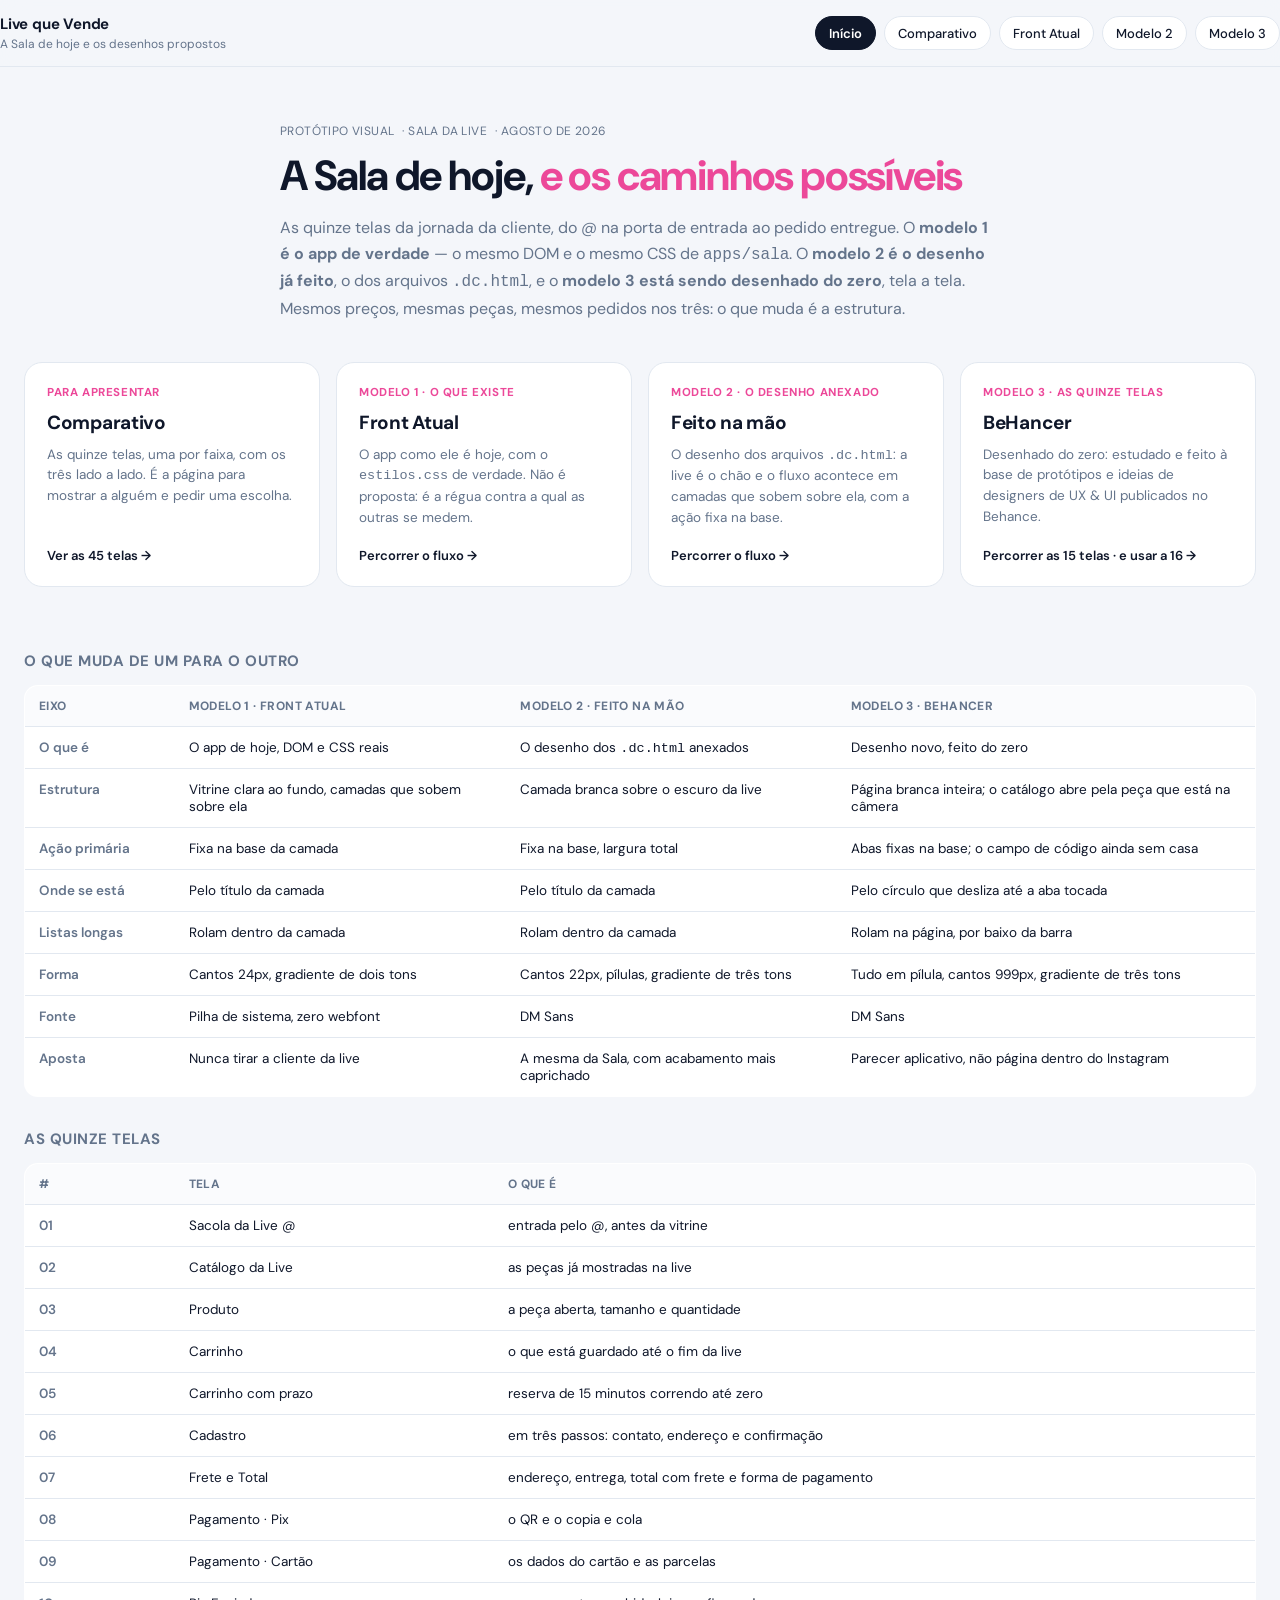
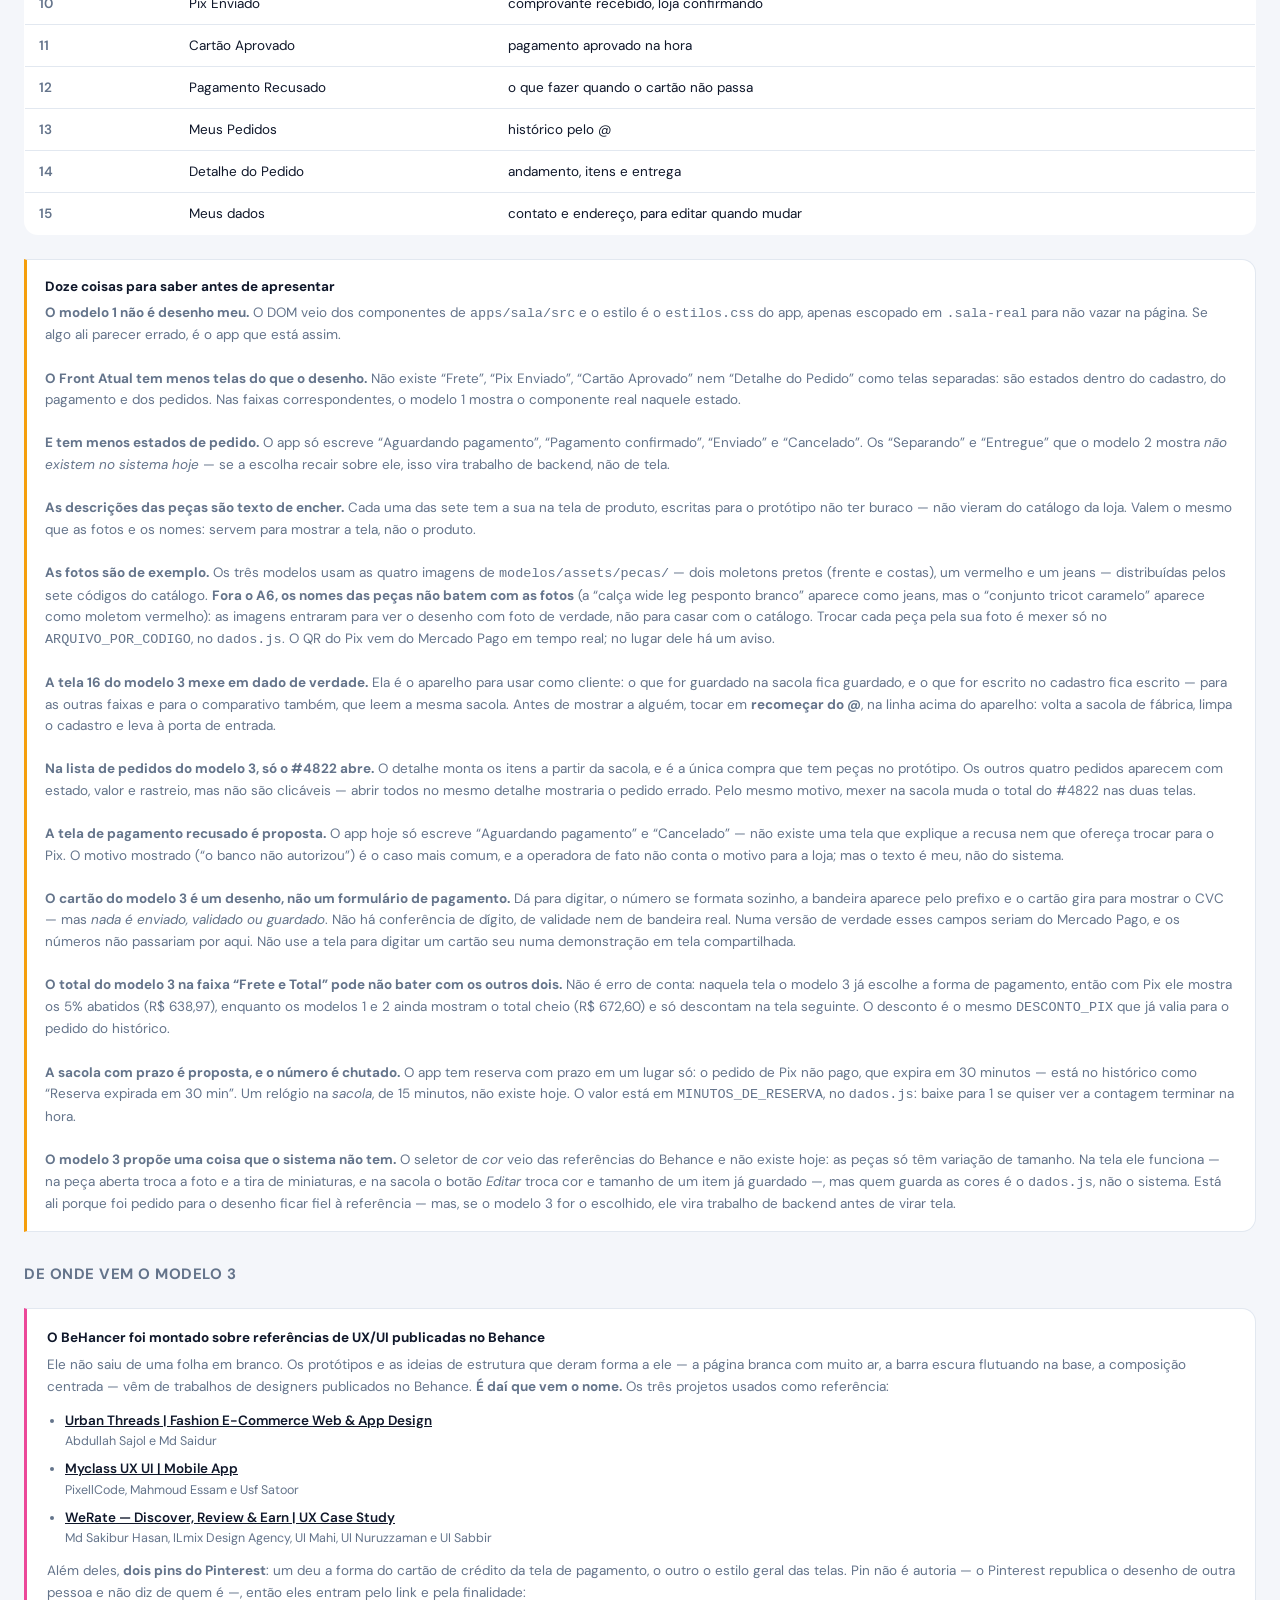
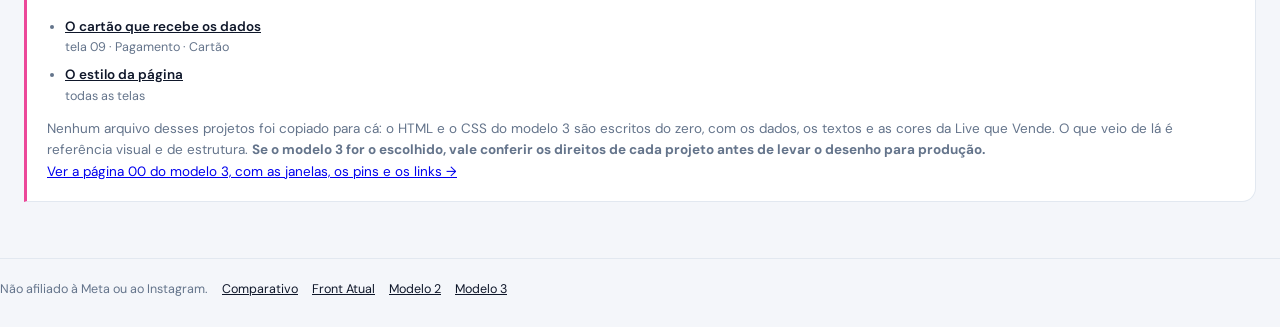
<file: index.html>
<!doctype html>
<html lang="pt-BR">
<head>
<meta charset="utf-8">
<meta name="viewport" content="width=device-width, initial-scale=1">
<title>Live que Vende · os três modelos da Sala</title>
<meta name="description" content="As quinze telas da jornada da cliente, com os três modelos da Sala lado a lado.">
<link rel="preconnect" href="https://fonts.googleapis.com">
<link rel="preconnect" href="https://fonts.gstatic.com" crossorigin>
<link href="https://fonts.googleapis.com/css2?family=DM+Sans:opsz,wght@9..40,400;9..40,500;9..40,600;9..40,700&display=swap" rel="stylesheet">
<link rel="stylesheet" href="css/base.css">
<link rel="stylesheet" href="css/apresentacao.css">
</head>
<body class="apresentacao">

<div class="topo-pagina">
  <div class="envelope topo-linha">
    <a class="topo-marca" href="index.html">
      <strong>Live que Vende</strong>
      <span>A Sala de hoje e os desenhos propostos</span>
    </a>
    <nav class="topo-links">
      <a class="topo-link topo-link-ativo" href="index.html">Início</a>
      <a class="topo-link" href="comparativo.html">Comparativo</a>
      <a class="topo-link" href="modelo-1.html">Front Atual</a>
      <a class="topo-link" href="modelo-2.html">Modelo 2</a>
      <a class="topo-link" href="modelo-3.html">Modelo 3</a>
    </nav>
  </div>
</div>

<header class="envelope capa">
  <div class="capa-sobrenome">
    <span>Protótipo visual</span>
    <span>Sala da live</span>
    <span>Agosto de 2026</span>
  </div>
  <h1>A Sala de hoje, <em>e os caminhos possíveis</em></h1>
  <p>
    As quinze telas da jornada da cliente, do @ na porta de entrada ao pedido entregue.
    O <strong>modelo 1 é o app de verdade</strong> — o mesmo DOM e o mesmo CSS de
    <code>apps/sala</code>. O <strong>modelo 2 é o desenho já feito</strong>, o dos arquivos
    <code>.dc.html</code>, e o <strong>modelo 3 está sendo desenhado do zero</strong>, tela a
    tela. Mesmos preços, mesmas peças, mesmos pedidos nos três: o que muda é a estrutura.
  </p>
</header>

<main class="envelope">

  <div class="cartas">
    <a class="carta" href="comparativo.html">
      <span class="carta-selo">Para apresentar</span>
      <h3>Comparativo</h3>
      <p>As quinze telas, uma por faixa, com os três lado a lado. É a página para mostrar a alguém e pedir uma escolha.</p>
      <span class="carta-pe">Ver as 45 telas →</span>
    </a>
    <a class="carta" href="modelo-1.html">
      <span class="carta-selo">Modelo 1 · o que existe</span>
      <h3>Front Atual</h3>
      <p>O app como ele é hoje, com o <code>estilos.css</code> de verdade. Não é proposta: é a régua contra a qual as outras se medem.</p>
      <span class="carta-pe">Percorrer o fluxo →</span>
    </a>
    <a class="carta" href="modelo-2.html">
      <span class="carta-selo">Modelo 2 · o desenho anexado</span>
      <h3>Feito na mão</h3>
      <p>O desenho dos arquivos <code>.dc.html</code>: a live é o chão e o fluxo acontece em camadas que sobem sobre ela, com a ação fixa na base.</p>
      <span class="carta-pe">Percorrer o fluxo →</span>
    </a>
    <a class="carta" href="modelo-3.html">
      <span class="carta-selo">Modelo 3 · as quinze telas</span>
      <h3>BeHancer</h3>
      <p>Desenhado do zero: estudado e feito à base de protótipos e ideias de designers de UX &amp; UI publicados no Behance.</p>
      <span class="carta-pe">Percorrer as 15 telas · e usar a 16 →</span>
    </a>
  </div>

  <section class="quadro">
    <h2>O que muda de um para o outro</h2>
    <table class="tabela-modelos">
      <thead>
        <tr><th>Eixo</th><th>Modelo 1 · Front Atual</th><th>Modelo 2 · Feito na mão</th><th>Modelo 3 · BeHancer</th></tr>
      </thead>
      <tbody>
        <tr>
          <th>O que é</th>
          <td>O app de hoje, DOM e CSS reais</td>
          <td>O desenho dos <code>.dc.html</code> anexados</td>
          <td>Desenho novo, feito do zero</td>
        </tr>
        <tr>
          <th>Estrutura</th>
          <td>Vitrine clara ao fundo, camadas que sobem sobre ela</td>
          <td>Camada branca sobre o escuro da live</td>
          <td>Página branca inteira; o catálogo abre pela peça que está na câmera</td>
        </tr>
        <tr>
          <th>Ação primária</th>
          <td>Fixa na base da camada</td>
          <td>Fixa na base, largura total</td>
          <td>Abas fixas na base; o campo de código ainda sem casa</td>
        </tr>
        <tr>
          <th>Onde se está</th>
          <td>Pelo título da camada</td>
          <td>Pelo título da camada</td>
          <td>Pelo círculo que desliza até a aba tocada</td>
        </tr>
        <tr>
          <th>Listas longas</th>
          <td>Rolam dentro da camada</td>
          <td>Rolam dentro da camada</td>
          <td>Rolam na página, por baixo da barra</td>
        </tr>
        <tr>
          <th>Forma</th>
          <td>Cantos 24px, gradiente de dois tons</td>
          <td>Cantos 22px, pílulas, gradiente de três tons</td>
          <td>Tudo em pílula, cantos 999px, gradiente de três tons</td>
        </tr>
        <tr>
          <th>Fonte</th>
          <td>Pilha de sistema, zero webfont</td>
          <td>DM Sans</td>
          <td>DM Sans</td>
        </tr>
        <tr>
          <th>Aposta</th>
          <td>Nunca tirar a cliente da live</td>
          <td>A mesma da Sala, com acabamento mais caprichado</td>
          <td>Parecer aplicativo, não página dentro do Instagram</td>
        </tr>
      </tbody>
    </table>

    <h2>As quinze telas</h2>
    <table class="tabela-modelos">
      <thead><tr><th>#</th><th>Tela</th><th>O que é</th></tr></thead>
      <tbody id="lista-telas"></tbody>
    </table>

    <div class="aviso">
      <strong>Doze coisas para saber antes de apresentar</strong>
      <b>O modelo 1 não é desenho meu.</b> O DOM veio dos componentes de <code>apps/sala/src</code>
      e o estilo é o <code>estilos.css</code> do app, apenas escopado em <code>.sala-real</code>
      para não vazar na página. Se algo ali parecer errado, é o app que está assim.<br><br>
      <b>O Front Atual tem menos telas do que o desenho.</b> Não existe “Frete”, “Pix Enviado”,
      “Cartão Aprovado” nem “Detalhe do Pedido” como telas separadas: são estados dentro do
      cadastro, do pagamento e dos pedidos. Nas faixas correspondentes, o modelo 1 mostra o
      componente real naquele estado.<br><br>
      <b>E tem menos estados de pedido.</b> O app só escreve “Aguardando pagamento”,
      “Pagamento confirmado”, “Enviado” e “Cancelado”. Os “Separando” e “Entregue” que o
      modelo 2 mostra <em>não existem no sistema hoje</em> — se a escolha recair sobre ele,
      isso vira trabalho de backend, não de tela.<br><br>
      <b>As descrições das peças são texto de encher.</b> Cada uma das sete tem a sua na
      tela de produto, escritas para o protótipo não ter buraco — não vieram do catálogo da
      loja. Valem o mesmo que as fotos e os nomes: servem para mostrar a tela, não o produto.<br><br>
      <b>As fotos são de exemplo.</b> Os três modelos usam as quatro imagens de
      <code>modelos/assets/pecas/</code> — dois moletons pretos (frente e costas), um vermelho e
      um jeans — distribuídas pelos sete códigos do catálogo. <b>Fora o A6, os nomes das peças
      não batem com as fotos</b> (a “calça wide leg pesponto branco” aparece como jeans, mas o
      “conjunto tricot caramelo” aparece como moletom vermelho): as imagens entraram
      para ver o desenho com foto de verdade, não para casar com o catálogo. Trocar cada peça
      pela sua foto é mexer só no <code>ARQUIVO_POR_CODIGO</code>, no <code>dados.js</code>.
      O QR do Pix vem do Mercado Pago em tempo real; no lugar dele há um aviso.<br><br>
      <b>A tela 16 do modelo 3 mexe em dado de verdade.</b> Ela é o aparelho para usar como
      cliente: o que for guardado na sacola fica guardado, e o que for escrito no cadastro
      fica escrito — para as outras faixas e para o comparativo também, que leem a mesma
      sacola. Antes de mostrar a alguém, tocar em <b>recomeçar do @</b>, na linha acima do
      aparelho: volta a sacola de fábrica, limpa o cadastro e leva à porta de entrada.<br><br>
      <b>Na lista de pedidos do modelo 3, só o #4822 abre.</b> O detalhe monta os itens a
      partir da sacola, e é a única compra que tem peças no protótipo. Os outros quatro
      pedidos aparecem com estado, valor e rastreio, mas não são clicáveis — abrir todos no
      mesmo detalhe mostraria o pedido errado. Pelo mesmo motivo, mexer na sacola muda o
      total do #4822 nas duas telas.<br><br>
      <b>A tela de pagamento recusado é proposta.</b> O app hoje só escreve “Aguardando
      pagamento” e “Cancelado” — não existe uma tela que explique a recusa nem que ofereça
      trocar para o Pix. O motivo mostrado (“o banco não autorizou”) é o caso mais comum, e a
      operadora de fato não conta o motivo para a loja; mas o texto é meu, não do sistema.<br><br>
      <b>O cartão do modelo 3 é um desenho, não um formulário de pagamento.</b> Dá para
      digitar, o número se formata sozinho, a bandeira aparece pelo prefixo e o cartão gira
      para mostrar o CVC — mas <em>nada é enviado, validado ou guardado</em>. Não há conferência
      de dígito, de validade nem de bandeira real. Numa versão de verdade esses campos seriam
      do Mercado Pago, e os números não passariam por aqui. Não use a tela para digitar um
      cartão seu numa demonstração em tela compartilhada.<br><br>
      <b>O total do modelo 3 na faixa “Frete e Total” pode não bater com os outros dois.</b>
      Não é erro de conta: naquela tela o modelo 3 já escolhe a forma de pagamento, então com
      Pix ele mostra os 5% abatidos (R$ 638,97), enquanto os modelos 1 e 2 ainda mostram o
      total cheio (R$ 672,60) e só descontam na tela seguinte. O desconto é o mesmo
      <code>DESCONTO_PIX</code> que já valia para o pedido do histórico.<br><br>
      <b>A sacola com prazo é proposta, e o número é chutado.</b> O app tem reserva com
      prazo em um lugar só: o pedido de Pix não pago, que expira em 30 minutos — está no
      histórico como “Reserva expirada em 30 min”. Um relógio na <em>sacola</em>, de 15
      minutos, não existe hoje. O valor está em <code>MINUTOS_DE_RESERVA</code>, no
      <code>dados.js</code>: baixe para 1 se quiser ver a contagem terminar na hora.<br><br>
      <b>O modelo 3 propõe uma coisa que o sistema não tem.</b> O
      seletor de <em>cor</em> veio das referências do Behance e não existe hoje: as peças só
      têm variação de tamanho. Na tela ele funciona — na peça aberta troca a foto e a tira de
      miniaturas, e na sacola o botão <em>Editar</em> troca cor e tamanho de um item já
      guardado —, mas quem guarda as cores é o <code>dados.js</code>,
      não o sistema. Está ali porque foi pedido para o desenho ficar fiel à
      referência — mas, se o modelo 3 for o escolhido, ele vira trabalho de backend antes de
      virar tela.
    </div>

    <h2>De onde vem o modelo 3</h2>
    <div class="creditos">
      <strong>O BeHancer foi montado sobre referências de UX/UI publicadas no Behance</strong>
      <p>
        Ele não saiu de uma folha em branco. Os protótipos e as ideias de estrutura que
        deram forma a ele — a página branca com muito ar, a barra escura flutuando na base,
        a composição centrada — vêm de trabalhos de designers publicados no Behance.
        <b>É daí que vem o nome.</b> Os três projetos usados como referência:
      </p>
      <ul id="lista-referencias"></ul>
      <p>
        Além deles, <b>dois pins do Pinterest</b>: um deu a forma do cartão de crédito da tela
        de pagamento, o outro o estilo geral das telas. Pin não é autoria — o Pinterest
        republica o desenho de outra pessoa e não diz de quem é —, então eles entram pelo link
        e pela finalidade:
      </p>
      <ul id="lista-pins"></ul>
      <p>
        Nenhum arquivo desses projetos foi copiado para cá: o HTML e o CSS do modelo 3 são
        escritos do zero, com os dados, os textos e as cores da Live que Vende. O que veio
        de lá é referência visual e de estrutura. <b>Se o modelo 3 for o escolhido, vale
        conferir os direitos de cada projeto antes de levar o desenho para produção.</b>
        <br><a href="modelo-3.html#referencias">Ver a página 00 do modelo 3, com as janelas, os pins e os links →</a>
      </p>
    </div>
  </section>

</main>

<footer class="envelope pe-pagina">
  <span>Não afiliado à Meta ou ao Instagram.</span>
  <a href="comparativo.html">Comparativo</a>
  <a href="modelo-1.html">Front Atual</a>
  <a href="modelo-2.html">Modelo 2</a>
  <a href="modelo-3.html">Modelo 3</a>
</footer>

<script src="js/dados.js"></script>
<script>
  document.getElementById('lista-telas').innerHTML = TELAS.map((tela, i) =>
    `<tr><th>${String(i + 1).padStart(2, '0')}</th><td>${tela.titulo}</td><td>${tela.apoio}</td></tr>`).join('');

  document.getElementById('lista-referencias').innerHTML = REFERENCIAS.map(r =>
    `<li><a href="${r.link}" target="_blank" rel="noopener">${r.titulo}</a><span>${r.autoria}</span></li>`).join('');

  document.getElementById('lista-pins').innerHTML = REFERENCIAS_PIN.map(r =>
    `<li><a href="${r.link}" target="_blank" rel="noopener">${r.titulo}</a><span>${r.onde}</span></li>`).join('');
</script>
</body>
</html>
</file>
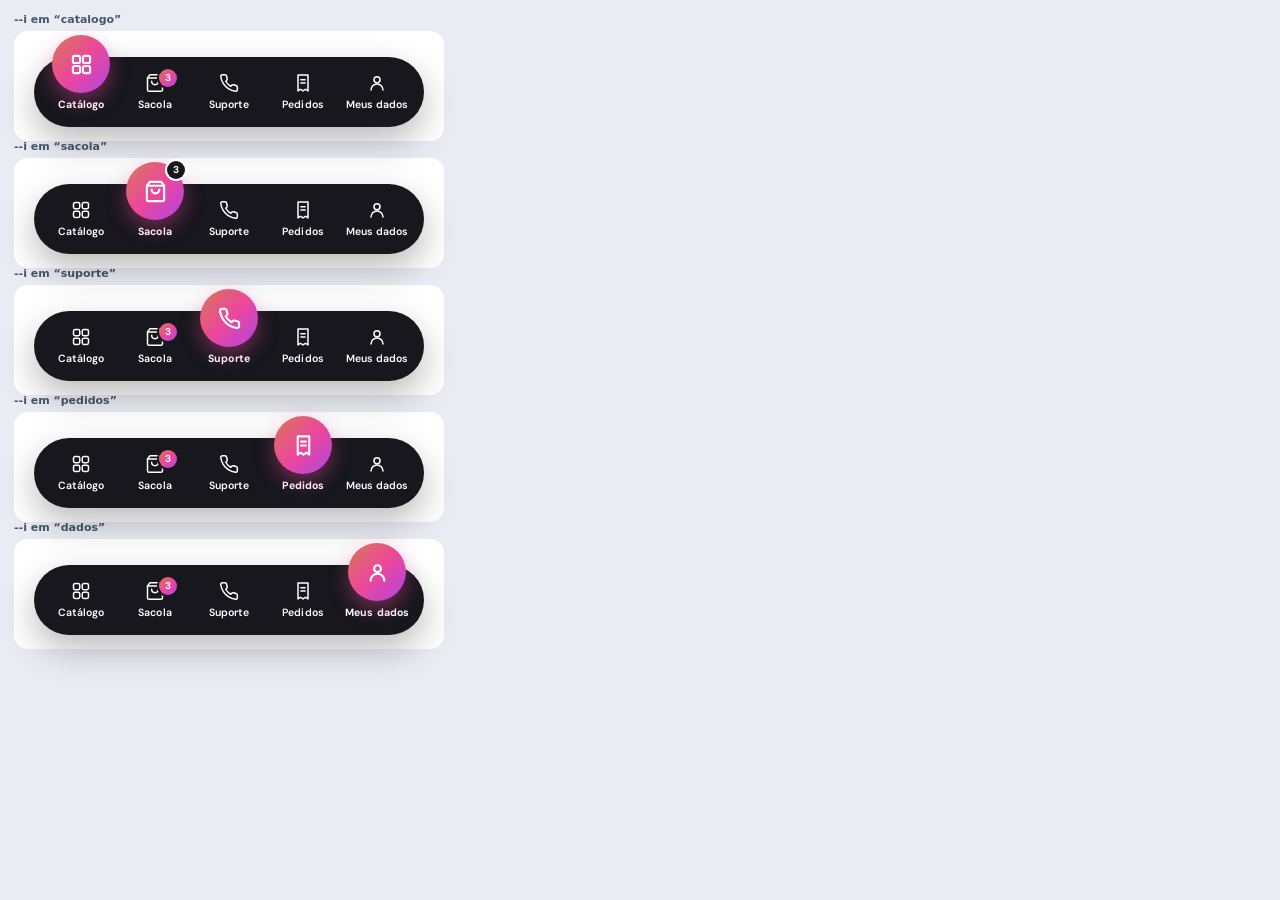
<file: _barra.html>
<!doctype html>
<html lang="pt-BR"><head><meta charset="utf-8"><title>conferência da barra</title>
<link href="https://fonts.googleapis.com/css2?family=DM+Sans:opsz,wght@9..40,400;9..40,500;9..40,600;9..40,700&display=swap" rel="stylesheet">
<link rel="stylesheet" href="css/base.css"><link rel="stylesheet" href="css/modelo-3.css">
<style>body{background:#E9EDF3;margin:0;padding:14px;display:flex;flex-direction:column;gap:14px}
.caixa{position:relative;width:430px;height:110px;background:#fff;border-radius:14px}
.rot{font:700 11px/1 system-ui;color:#475569;margin-bottom:6px}
.m3-barra{bottom:14px}</style></head>
<body>
<div id="saida"></div>
<script src="js/dados.js"></script><script src="js/comum.js"></script><script src="js/modelo-3.js"></script>
<script>
  /* Sem parâmetro: as cinco posições lado a lado, para conferir a geometria.
     Com ?clique=perfil: uma barra só, no estado inicial, e um clique de
     verdade disparado nela — é assim que se confere que o ouvinte roda e que
     a marca de fato anda, e não só que o CSS sabe posicioná-la. */
  const alvo = new URLSearchParams(location.search).get('clique');
  const saida = document.getElementById('saida');

  if (!alvo) {
    saida.innerHTML = ABAS_M3.map(a =>
      `<div><div class="rot">--i em “${a.id}”</div><div class="caixa">${m3Barra(a.id)}</div></div>`).join('');
  } else {
    saida.innerHTML = `<div><div class="rot">clique disparado em “${alvo}”</div><div class="caixa">${m3Barra()}</div></div>`;
    const botao = saida.querySelector(`[data-valor="${alvo}"]`);
    if (botao) botao.click();
    saida.insertAdjacentHTML('beforeend', `<div class="rot">ESTADO.aba = ${ESTADO.aba} · --i = ${saida.querySelector('.m3-barra').style.getPropertyValue('--i')}</div>`);
  }
</script>
</body></html>
</file>
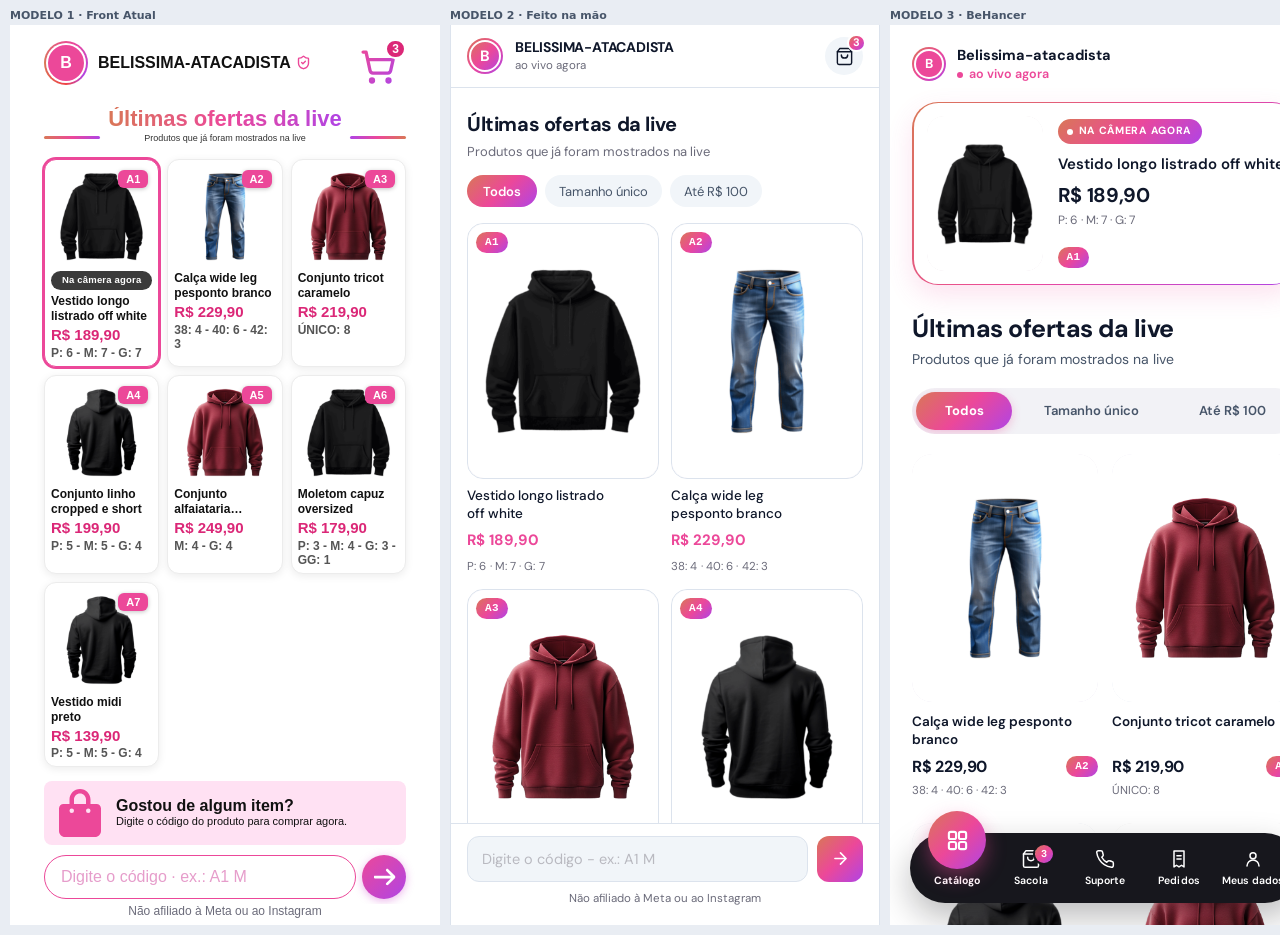
<file: _foto.html>
<!doctype html>
<html lang="pt-BR">
<head>
<meta charset="utf-8">
<title>foto de conferência</title>
<link rel="preconnect" href="https://fonts.googleapis.com">
<link rel="preconnect" href="https://fonts.gstatic.com" crossorigin>
<link href="https://fonts.googleapis.com/css2?family=DM+Sans:opsz,wght@9..40,400;9..40,500;9..40,600;9..40,700&display=swap" rel="stylesheet">
<link rel="stylesheet" href="css/base.css">
<link rel="stylesheet" href="css/sala-real.css">
<link rel="stylesheet" href="css/modelo-1.css">
<link rel="stylesheet" href="css/modelo-2.css">
<link rel="stylesheet" href="css/modelo-3.css">
<link rel="stylesheet" href="css/apresentacao.css">
<style>
  html, body { margin: 0; padding: 0; background: #E9EDF3; }
  .linha { display: flex; gap: 10px; padding: 10px; }
  .col { display: flex; flex-direction: column; gap: 4px; }
  .rot { font: 700 11px/1 system-ui; color: #475569; }
  .moldura { box-shadow: none; border-radius: 0; }
</style>
</head>
<body>
<div class="linha" id="linha"></div>
<script src="js/dados.js"></script>
<script src="js/comum.js"></script>
<script src="js/modelo-1.js"></script>
<script src="js/modelo-2.js"></script>
<script src="js/modelo-3.js"></script>
<script src="js/app.js"></script>
<script>
  const busca = new URLSearchParams(location.search);
  const tela = busca.get('t') || 'catalogo';
  /* `p=cartao` e `n=3` forçam o estado do pagamento, para fotografar o outro
     lado da escolha sem depender de clicar. */
  if (busca.get('f')) ESTADO.filtro = busca.get('f');
  if (busca.get('e')) ESTADO.entrega = busca.get('e');
  if (busca.get('p')) ESTADO.pagamento = busca.get('p');
  if (busca.get('n')) ESTADO.parcelas = Number(busca.get('n'));
  document.getElementById('linha').innerHTML = MODELOS.map(m => `
    <div class="col">
      <div class="rot">MODELO ${m.id} · ${m.nome}</div>
      <div class="moldura" style="--escala:1"><div class="moldura-palco">${montarTela(m.id, tela)}</div></div>
    </div>`).join('');

  /* As telas vivas: sem isto, filtro e abas não respondem e a foto mente
     sobre o que a página faz. */
  ligarInteracoes();

  /* ?c=perfil dispara um clique de verdade naquele gatilho, para fotografar
     o depois do toque — inclusive nos casos que não redesenham a tela. */
  const clique = busca.get('c');
  if (clique) {
    const botao = document.querySelector(`[data-valor="${clique}"]`);
    if (botao) botao.click();
  }
</script>
</body>
</html>
</file>
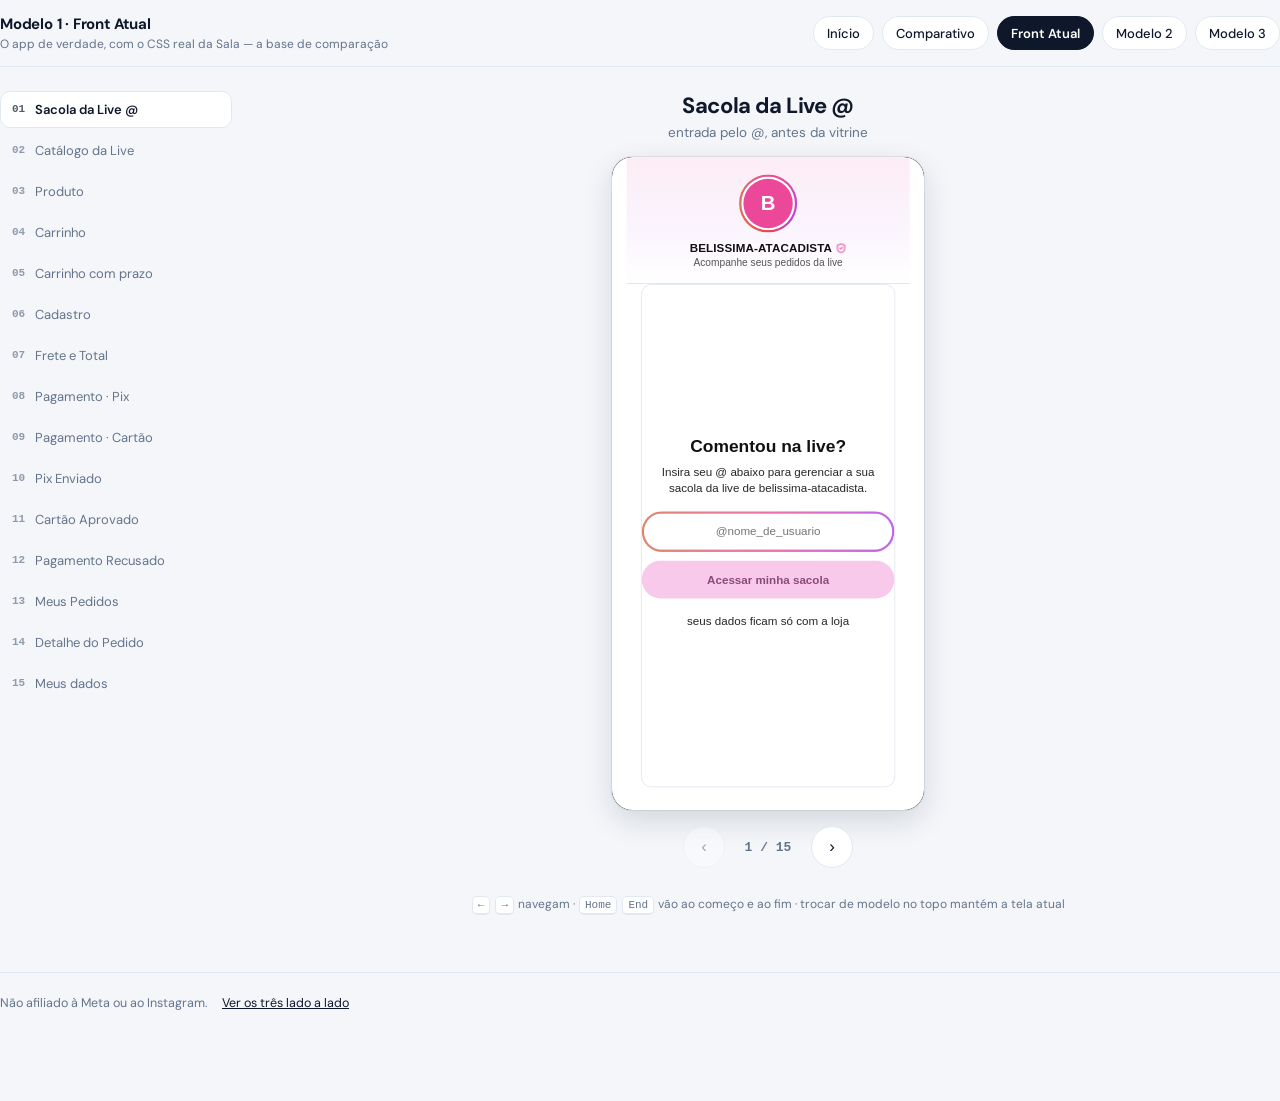
<file: modelo-1.html>
<!doctype html>
<html lang="pt-BR">
<head>
<meta charset="utf-8">
<meta name="viewport" content="width=device-width, initial-scale=1">
<title>Modelo 1 · Front Atual</title>
<meta name="description" content="A jornada da cliente no front atual do Live que Vende, reproduzida com o CSS de verdade do app.">
<link rel="preconnect" href="https://fonts.googleapis.com">
<link rel="preconnect" href="https://fonts.gstatic.com" crossorigin>
<link href="https://fonts.googleapis.com/css2?family=DM+Sans:opsz,wght@9..40,400;9..40,500;9..40,600;9..40,700&display=swap" rel="stylesheet">
<link rel="stylesheet" href="css/base.css">
<!-- CSS REAL da Sala, gerado do app e apenas escopado. Vem antes do arnês. -->
<link rel="stylesheet" href="css/sala-real.css">
<link rel="stylesheet" href="css/modelo-1.css">
<link rel="stylesheet" href="css/apresentacao.css">
</head>
<body class="apresentacao">

<div class="topo-pagina">
  <div class="envelope topo-linha">
    <a class="topo-marca" href="index.html">
      <strong>Modelo 1 · Front Atual</strong>
      <span>O app de verdade, com o CSS real da Sala — a base de comparação</span>
    </a>
    <nav class="topo-links">
      <a class="topo-link" href="index.html">Início</a>
      <a class="topo-link" href="comparativo.html">Comparativo</a>
      <a class="topo-link topo-link-ativo" href="modelo-1.html">Front Atual</a>
      <a class="topo-link" href="modelo-2.html" data-modelo-link="modelo-2.html">Modelo 2</a>
      <a class="topo-link" href="modelo-3.html" data-modelo-link="modelo-3.html">Modelo 3</a>
    </nav>
  </div>
</div>

<main class="envelope fluxo">
  <nav class="trilha" data-trilha aria-label="Telas da jornada"></nav>

  <div class="palco-coluna">
    <div class="palco-cabecalho">
      <h2 data-titulo-tela></h2>
      <p data-apoio-tela></p>
    </div>

    <div class="palco" data-palco></div>

    <div class="controles">
      <button class="controle" type="button" data-anterior aria-label="Tela anterior">‹</button>
      <span class="contador" data-contador></span>
      <button class="controle" type="button" data-proxima aria-label="Próxima tela">›</button>
    </div>

    <p class="dica-teclado">
      <kbd>←</kbd> <kbd>→</kbd> navegam · <kbd>Home</kbd> <kbd>End</kbd> vão ao começo e ao fim ·
      trocar de modelo no topo mantém a tela atual
    </p>
  </div>
</main>

<footer class="envelope pe-pagina">
  <span>Não afiliado à Meta ou ao Instagram.</span>
  <a href="comparativo.html">Ver os três lado a lado</a>
</footer>

<script src="js/dados.js"></script>
<script src="js/comum.js"></script>
<script src="js/modelo-1.js"></script>
<script src="js/app.js"></script>
<script>montarFluxo(1);</script>
</body>
</html>
</file>
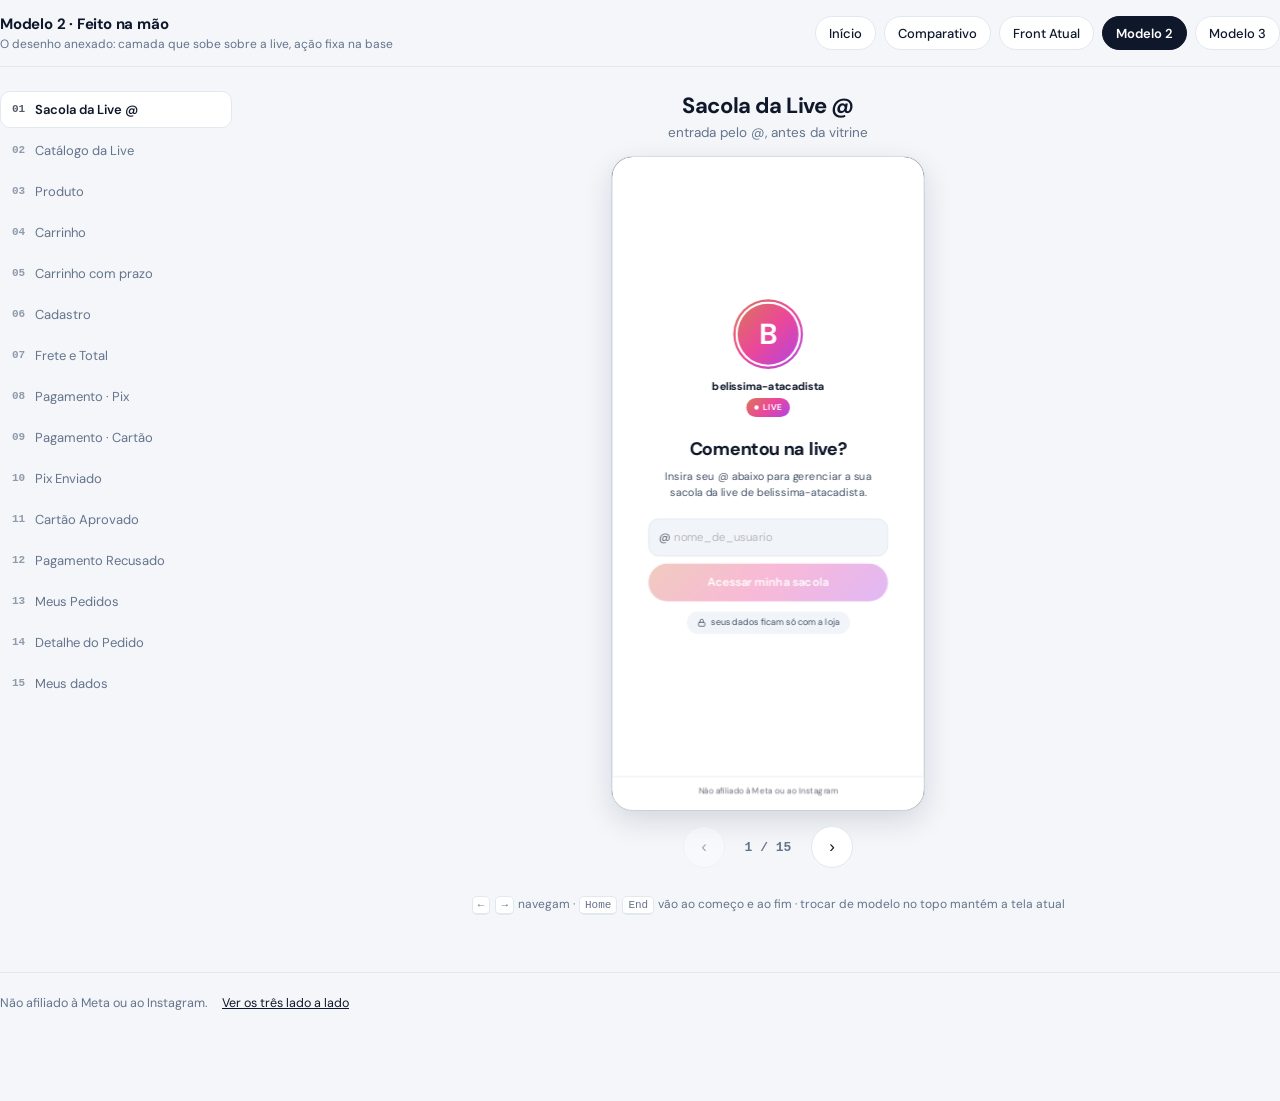
<file: modelo-2.html>
<!doctype html>
<html lang="pt-BR">
<head>
<meta charset="utf-8">
<meta name="viewport" content="width=device-width, initial-scale=1">
<title>Modelo 2 · Feito na mão</title>
<meta name="description" content="A jornada da cliente no modelo 2: o desenho anexado, com camadas que sobem sobre a live.">
<link rel="preconnect" href="https://fonts.googleapis.com">
<link rel="preconnect" href="https://fonts.gstatic.com" crossorigin>
<link href="https://fonts.googleapis.com/css2?family=DM+Sans:opsz,wght@9..40,400;9..40,500;9..40,600;9..40,700&display=swap" rel="stylesheet">
<link rel="stylesheet" href="css/base.css">
<link rel="stylesheet" href="css/modelo-2.css">
<link rel="stylesheet" href="css/apresentacao.css">
</head>
<body class="apresentacao">

<div class="topo-pagina">
  <div class="envelope topo-linha">
    <a class="topo-marca" href="index.html">
      <strong>Modelo 2 · Feito na mão</strong>
      <span>O desenho anexado: camada que sobe sobre a live, ação fixa na base</span>
    </a>
    <nav class="topo-links">
      <a class="topo-link" href="index.html">Início</a>
      <a class="topo-link" href="comparativo.html">Comparativo</a>
      <a class="topo-link" href="modelo-1.html" data-modelo-link="modelo-1.html">Front Atual</a>
      <a class="topo-link topo-link-ativo" href="modelo-2.html">Modelo 2</a>
      <a class="topo-link" href="modelo-3.html" data-modelo-link="modelo-3.html">Modelo 3</a>
    </nav>
  </div>
</div>

<main class="envelope fluxo">
  <nav class="trilha" data-trilha aria-label="Telas da jornada"></nav>

  <div class="palco-coluna">
    <div class="palco-cabecalho">
      <h2 data-titulo-tela></h2>
      <p data-apoio-tela></p>
    </div>

    <div class="palco" data-palco></div>

    <div class="controles">
      <button class="controle" type="button" data-anterior aria-label="Tela anterior">‹</button>
      <span class="contador" data-contador></span>
      <button class="controle" type="button" data-proxima aria-label="Próxima tela">›</button>
    </div>

    <p class="dica-teclado">
      <kbd>←</kbd> <kbd>→</kbd> navegam · <kbd>Home</kbd> <kbd>End</kbd> vão ao começo e ao fim ·
      trocar de modelo no topo mantém a tela atual
    </p>
  </div>
</main>

<footer class="envelope pe-pagina">
  <span>Não afiliado à Meta ou ao Instagram.</span>
  <a href="comparativo.html">Ver os três lado a lado</a>
</footer>

<script src="js/dados.js"></script>
<script src="js/comum.js"></script>
<script src="js/modelo-2.js"></script>
<script src="js/app.js"></script>
<script>montarFluxo(2);</script>
</body>
</html>
</file>
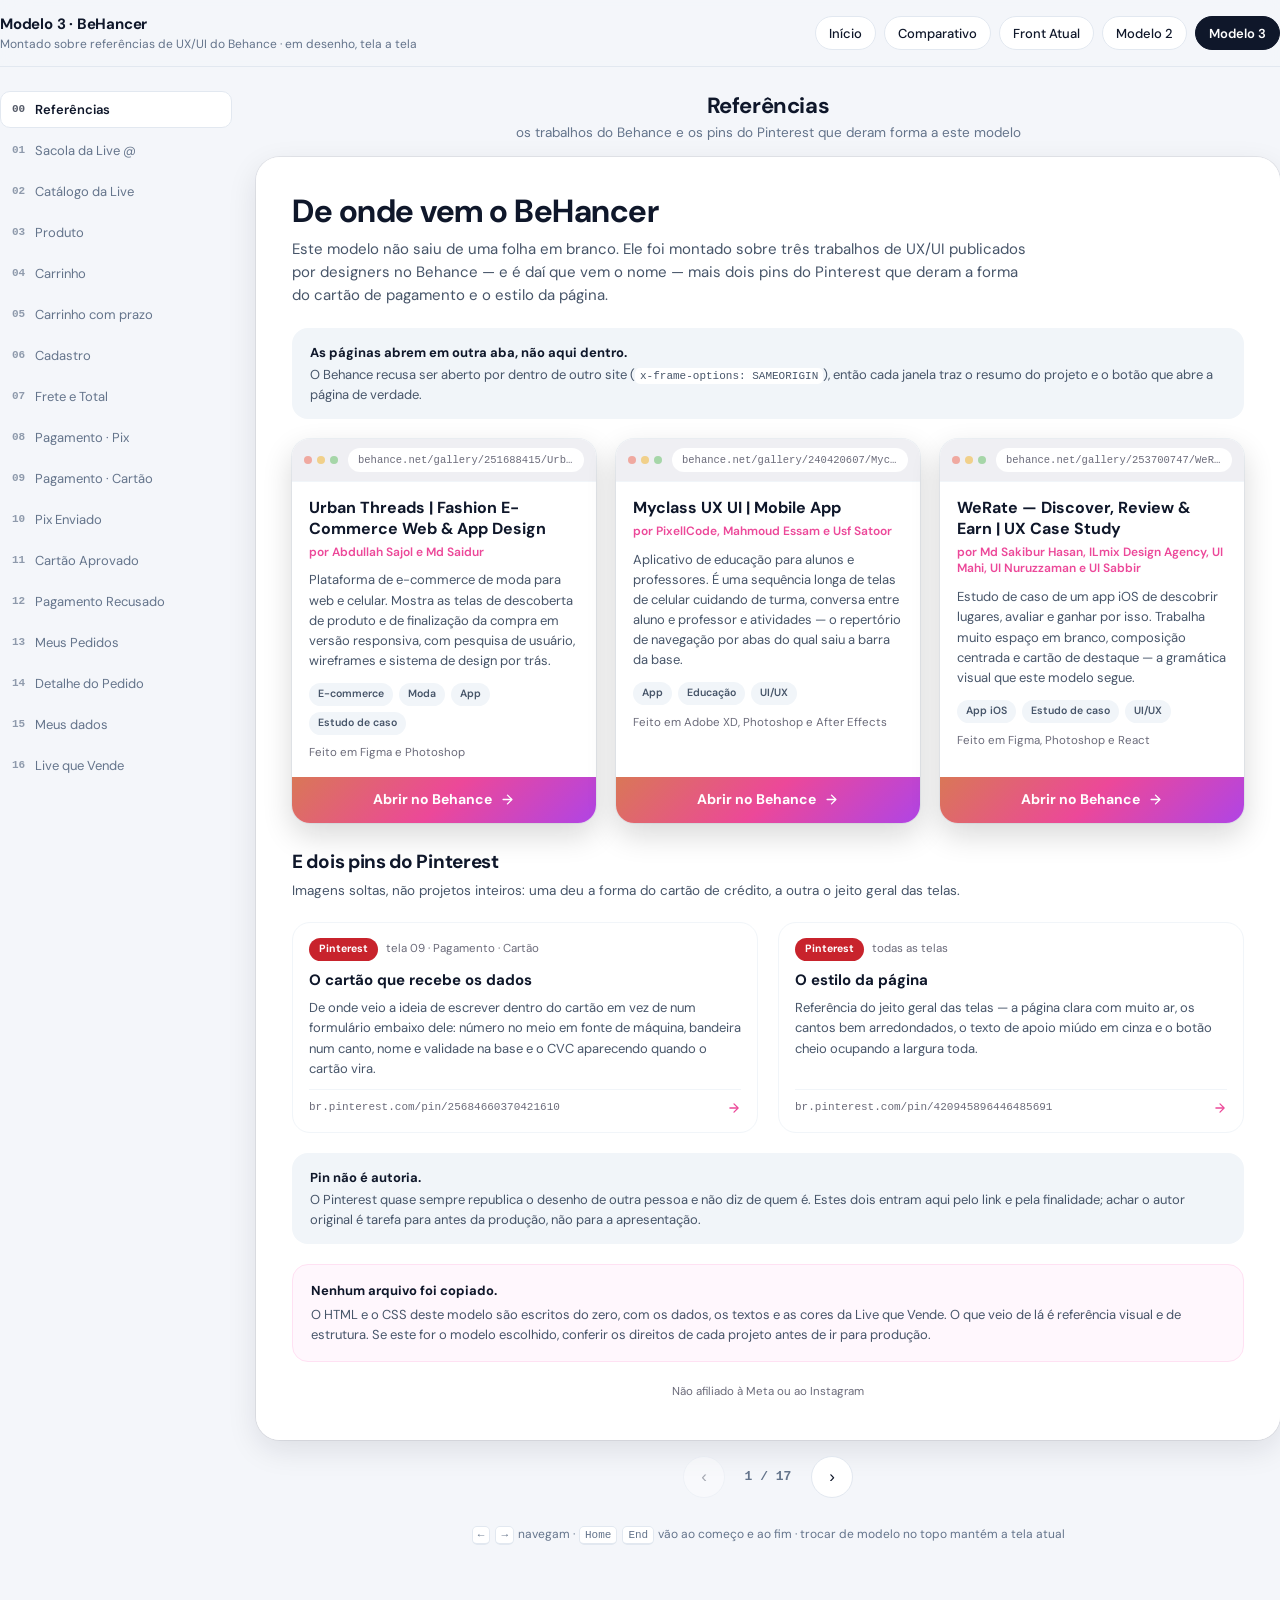
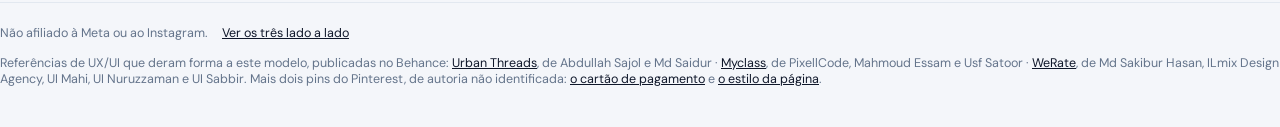
<file: modelo-3.html>
<!doctype html>
<html lang="pt-BR">
<head>
<meta charset="utf-8">
<meta name="viewport" content="width=device-width, initial-scale=1">
<title>Modelo 3 · BeHancer</title>
<meta name="description" content="A jornada da cliente no modelo 3: a Sala com cara de aplicativo, barra escura flutuando na base.">
<link rel="preconnect" href="https://fonts.googleapis.com">
<link rel="preconnect" href="https://fonts.gstatic.com" crossorigin>
<link href="https://fonts.googleapis.com/css2?family=DM+Sans:opsz,wght@9..40,400;9..40,500;9..40,600;9..40,700&display=swap" rel="stylesheet">
<link rel="stylesheet" href="css/base.css">
<link rel="stylesheet" href="css/modelo-3.css">
<link rel="stylesheet" href="css/apresentacao.css">
</head>
<body class="apresentacao">

<div class="topo-pagina">
  <div class="envelope topo-linha">
    <a class="topo-marca" href="index.html">
      <strong>Modelo 3 · BeHancer</strong>
      <span>Montado sobre referências de UX/UI do Behance · em desenho, tela a tela</span>
    </a>
    <nav class="topo-links">
      <a class="topo-link" href="index.html">Início</a>
      <a class="topo-link" href="comparativo.html">Comparativo</a>
      <a class="topo-link" href="modelo-1.html" data-modelo-link="modelo-1.html">Front Atual</a>
      <a class="topo-link" href="modelo-2.html" data-modelo-link="modelo-2.html">Modelo 2</a>
      <a class="topo-link topo-link-ativo" href="modelo-3.html">Modelo 3</a>
    </nav>
  </div>
</div>

<main class="envelope fluxo">
  <nav class="trilha" data-trilha aria-label="Telas da jornada"></nav>

  <div class="palco-coluna">
    <div class="palco-cabecalho">
      <h2 data-titulo-tela></h2>
      <p data-apoio-tela></p>
    </div>

    <div class="palco" data-palco></div>

    <div class="controles">
      <button class="controle" type="button" data-anterior aria-label="Tela anterior">‹</button>
      <span class="contador" data-contador></span>
      <button class="controle" type="button" data-proxima aria-label="Próxima tela">›</button>
    </div>

    <p class="dica-teclado">
      <kbd>←</kbd> <kbd>→</kbd> navegam · <kbd>Home</kbd> <kbd>End</kbd> vão ao começo e ao fim ·
      trocar de modelo no topo mantém a tela atual
    </p>
  </div>
</main>

<footer class="envelope pe-pagina">
  <span>Não afiliado à Meta ou ao Instagram.</span>
  <a href="comparativo.html">Ver os três lado a lado</a>
  <span class="credito-rodape">
    Referências de UX/UI que deram forma a este modelo, publicadas no Behance:
    <a href="https://www.behance.net/gallery/251688415/Urban-Threads-Fashion-E-Commerce-Web-App-Design" target="_blank" rel="noopener">Urban Threads</a>, de Abdullah Sajol e Md Saidur ·
    <a href="https://www.behance.net/gallery/240420607/Myclass-UX-UI-Mobile-App" target="_blank" rel="noopener">Myclass</a>, de PixellCode, Mahmoud Essam e Usf Satoor ·
    <a href="https://www.behance.net/gallery/253700747/WeRate-Discover-Review-Earn-UX-Case-Study" target="_blank" rel="noopener">WeRate</a>, de Md Sakibur Hasan, ILmix Design Agency, UI Mahi, UI Nuruzzaman e UI Sabbir.
    Mais dois pins do Pinterest, de autoria não identificada:
    <a href="https://br.pinterest.com/pin/25684660370421610/" target="_blank" rel="noopener">o cartão de pagamento</a> e
    <a href="https://br.pinterest.com/pin/420945896446485691/" target="_blank" rel="noopener">o estilo da página</a>.
  </span>
</footer>

<script src="js/dados.js"></script>
<script src="js/comum.js"></script>
<script src="js/modelo-3.js"></script>
<script src="js/app.js"></script>
<script>montarFluxo(3, [TELA_REFERENCIAS], [TELA_APP]);</script>
</body>
</html>
</file>
<file: css/base.css>
:root {

  --claro-fundo: #F8FAFC;
  --claro-superficie: #FFFFFF;
  --claro-apoio: #F1F5F9;
  --borda: #DCE3ED;
  --borda-suave: #F1F5F9;

  --escuro-base: #0B0B0F;
  --escuro-superficie: #16161D;
  --escuro-elevado: #1F1F28;
  --escuro-borda: rgba(255, 255, 255, .10);

  --texto: #0F172A;
  --texto-apoio: #475569;
  --texto-fraco: #6B6B7A;
  --texto-claro: #FFFFFF;
  --texto-claro-apoio: #A1A1B0;

  --rosa: #EC4899;
  --rosa-pressionado: #DB2777;
  --rosa-veu: #FFF7FD;
  --rosa-traco: #FFE1F3;
  --gradiente: linear-gradient(135deg, #D97757, #EC4899, #B044E5);

  --verde: #16A34A;
  --verde-veu: #E9F8EF;
  --azul: #3B82F6;
  --azul-veu: #EAF1FD;
  --ambar: #F59E0B;

  --celular-larg: 430px;
  --celular-alt: 900px;

  --fonte: 'DM Sans', system-ui, -apple-system, 'Segoe UI', Roboto, sans-serif;
  --mono: ui-monospace, Menlo, Consolas, monospace;
}

* { box-sizing: border-box; -webkit-tap-highlight-color: transparent; }

body {
  margin: 0;
  font-family: var(--fonte);
  color: var(--texto);
  background: var(--claro-fundo);
}

/* .celular, e não .tela: .tela é a classe raiz do app de verdade e as duas
   se atropelariam dentro da mesma página. */
.celular {
  width: var(--celular-larg);
  height: var(--celular-alt);
  position: relative;
  overflow: hidden;
  display: flex;
  flex-direction: column;
  font-family: var(--fonte);
  color: var(--texto);
  background: var(--claro-fundo);
  font-size: 14px;
  line-height: 1.4;
}

.celular ::-webkit-scrollbar { width: 0; height: 0; }
.celular * { scrollbar-width: none; }

.rolagem { overflow-y: auto; min-height: 0; flex: 1 1 auto; }

/* Sem isto os filhos encolhem antes de a rolagem aparecer, e quem recorta o
   próprio conteúdo (faixa de filtros) sai cortado. */
.rolagem > * { flex-shrink: 0; }

.foto {
  position: relative;
  background: var(--claro-apoio);
  display: flex;
  align-items: center;
  justify-content: center;
  overflow: hidden;
  border-radius: inherit;
  flex: none;
}

.foto::before {
  content: '';
  position: absolute;
  inset: 0;
  opacity: .5;
  background: linear-gradient(150deg, hsl(var(--h, 320) 45% 92%), hsl(var(--h2, 265) 40% 86%));
}

.foto[data-matiz="0"] { --h: 20;  --h2: 330; }
.foto[data-matiz="1"] { --h: 330; --h2: 275; }
.foto[data-matiz="2"] { --h: 275; --h2: 210; }
.foto[data-matiz="3"] { --h: 200; --h2: 320; }
.foto[data-matiz="4"] { --h: 35;  --h2: 300; }
.foto[data-matiz="5"] { --h: 300; --h2: 25;  }

.foto-texto {
  position: relative;
  font-size: 11px;
  color: var(--texto-fraco);
  letter-spacing: .2px;
  text-align: center;
  padding: 0 6px;
}

.foto-imagem {
  position: absolute;
  inset: 0;
  z-index: 1;
  width: 100%;
  height: 100%;
  object-fit: contain;
  background: #fff;
  display: block;
}

.foto-mini { width: 46px; height: 58px; border-radius: 12px; }
.foto-mini .foto-texto { font-size: 8px; }

.cod {
  position: absolute;
  top: 8px;
  left: 8px;
  z-index: 2;
  font: 700 11px/1 var(--mono);
  color: #fff;
  background: var(--gradiente);
  border-radius: 999px;
  padding: 5px 9px;
  letter-spacing: .3px;
}

.foto-mini .cod { top: 4px; left: 4px; font-size: 9px; padding: 3px 5px; }

.avatar {
  border-radius: 999px;
  padding: 2px;
  background: var(--gradiente);
  flex: none;
}

.avatar-miolo {
  width: 100%;
  height: 100%;
  border-radius: 999px;
  background: var(--gradiente);
  box-shadow: inset 0 0 0 2px #fff;
  display: flex;
  align-items: center;
  justify-content: center;
  color: #fff;
  font-weight: 700;
}

.avatar-solido .avatar-miolo { background: var(--rosa); }

.avatar-pequeno { width: 34px; height: 34px; }
.avatar-pequeno .avatar-miolo { font-size: 13px; }
.avatar-medio { width: 36px; height: 36px; }
.avatar-medio .avatar-miolo { font-size: 15px; }
.avatar-grande { width: 96px; height: 96px; padding: 3px; }
.avatar-grande .avatar-miolo { font-size: 40px; box-shadow: inset 0 0 0 3px #fff; }
.avatar-gigante { width: 108px; height: 108px; padding: 3.5px; }
.avatar-gigante .avatar-miolo { font-size: 46px; box-shadow: inset 0 0 0 3.5px #fff; }

.selo {
  flex: none;
  font-size: 11.5px;
  font-weight: 700;
  border-radius: 8px;
  padding: 5px 9px;
  white-space: nowrap;
}

.item-linha { display: flex; align-items: center; gap: 11px; }
.item-corpo { flex: 1; min-width: 0; }
.item-nome {
  font-size: 13.5px;
  font-weight: 500;
  line-height: 1.3;
  overflow: hidden;
  text-overflow: ellipsis;
  white-space: nowrap;
}
.item-apoio { font-size: 12.5px; color: var(--texto-fraco); margin-top: 2px; }
.item-valores { display: flex; align-items: center; gap: 8px; flex: none; }
.qtd-selo {
  font: 700 12px/1 var(--fonte);
  color: var(--texto-apoio);
  background: var(--claro-apoio);
  border-radius: 8px;
  padding: 6px 8px;
}
.item-total { font-size: 13.5px; font-weight: 700; min-width: 74px; text-align: right; }

.totais {
  border: 1px solid var(--borda);
  border-radius: 16px;
  background: var(--claro-apoio);
  padding: 14px;
}
.totais-linha {
  display: flex;
  justify-content: space-between;
  align-items: baseline;
  font-size: 13.5px;
  color: var(--texto-apoio);
  gap: 12px;
}
.totais-linha + .totais-linha { margin-top: 9px; }
.totais-final { color: var(--texto); }
.totais-final > span:first-child { font-size: 16px; font-weight: 700; }
.preco-grande { font-size: 20px; font-weight: 700; color: var(--rosa); }
.totais-rodape { font-size: 12.5px; color: var(--texto-fraco); margin-top: 6px; text-align: right; }

.regua { height: 1px; background: var(--borda); margin: 12px 0; }

.andamento { list-style: none; margin: 0; padding: 0; display: flex; flex-direction: column; }
.andamento-item { display: flex; gap: 11px; align-items: stretch; }
.andamento-marca { display: flex; flex-direction: column; align-items: center; flex: none; }
.andamento-bola {
  width: 22px;
  height: 22px;
  flex: none;
  border-radius: 999px;
  display: flex;
  align-items: center;
  justify-content: center;
  border: 1.5px solid var(--borda);
  background: #fff;
  color: #fff;
}
.est-feito .andamento-bola { background: var(--verde); border-color: var(--verde); }
.est-agora .andamento-bola { border-color: var(--rosa); background: var(--rosa-veu); }
.est-agora .andamento-bola::after {
  content: '';
  width: 8px;
  height: 8px;
  border-radius: 999px;
  background: var(--rosa);
}
.andamento-fio { width: 2px; flex: 1; min-height: 16px; margin: 4px 0; border-radius: 999px; background: var(--borda); }
.est-feito .andamento-fio { background: var(--verde); }
.andamento-texto { flex: 1; padding-bottom: 14px; }
.andamento-item:last-child .andamento-texto { padding-bottom: 0; }
.andamento-titulo { font-size: 14px; font-weight: 700; }
.est-depois .andamento-titulo { color: var(--texto-fraco); }
.andamento-apoio { font-size: 12.5px; color: var(--texto-fraco); margin-top: 2px; }

.cartao { border: 1px solid var(--borda); border-radius: 16px; padding: 14px; background: #fff; }
.linha-icone { display: flex; align-items: flex-start; gap: 11px; }
.quadro-icone {
  width: 34px;
  height: 34px;
  flex: none;
  border-radius: 10px;
  background: var(--claro-apoio);
  color: var(--texto-apoio);
  display: flex;
  align-items: center;
  justify-content: center;
}
.linha-corpo { flex: 1; min-width: 0; }
.linha-titulo { font-size: 14px; font-weight: 700; }
.linha-apoio { font-size: 12.5px; color: var(--texto-fraco); line-height: 1.45; margin-top: 3px; }
.linha-valor { font-size: 14px; font-weight: 700; flex: none; }
.acao-texto { font-size: 13px; font-weight: 700; color: var(--rosa); flex: none; cursor: pointer; }

.contato {
  display: flex;
  align-items: center;
  gap: 12px;
  border: 1px solid var(--rosa-traco);
  background: var(--rosa-veu);
  border-radius: 16px;
  padding: 14px;
  text-decoration: none;
  color: var(--rosa);
}
.contato-icone {
  width: 38px;
  height: 38px;
  flex: none;
  border-radius: 12px;
  background: var(--gradiente);
  color: #fff;
  display: flex;
  align-items: center;
  justify-content: center;
}
.contato-corpo { flex: 1; min-width: 0; }
.contato-titulo { display: block; font-size: 14px; font-weight: 700; color: var(--texto); }
.contato-apoio { display: block; font-size: 12.5px; color: var(--texto-apoio); margin-top: 2px; }

.nao-afiliado { text-align: center; font-size: 11.5px; color: var(--texto-fraco); }

.pilula-apoio {
  display: inline-flex;
  align-items: center;
  gap: 7px;
  font-size: 12.5px;
  color: var(--texto-apoio);
  background: var(--claro-apoio);
  border-radius: 999px;
  padding: 7px 14px;
}

.icone { flex: none; }

.campo { display: flex; flex-direction: column; gap: 6px; min-width: 0; }
.campo-rotulo { font-size: 12.5px; font-weight: 600; color: var(--texto-apoio); letter-spacing: .1px; }
.campo-porque { font-weight: 400; color: var(--texto-fraco); }
.entrada {
  height: 48px;
  border-radius: 14px;
  border: 1.5px solid var(--borda);
  background: #fff;
  padding: 0 14px;
  font-family: inherit;
  font-size: 15px;
  color: var(--texto);
  outline: none;
  min-width: 0;
  transition: border-color .15s, box-shadow .15s;
}
.entrada::placeholder { color: #b9b9c0; }
.entrada:focus { border-color: var(--rosa); box-shadow: 0 0 0 3px rgba(236, 72, 153, .12); }

.botao {
  border: 0;
  font-family: inherit;
  font-weight: 600;
  cursor: pointer;
  display: inline-flex;
  align-items: center;
  justify-content: center;
  gap: 9px;
  transition: background .15s, box-shadow .15s, transform .12s;
}
.botao { text-decoration: none; }
.botao:active { transform: translateY(1px); }
.botao[disabled] { cursor: not-allowed; }

.botao-primario { background: var(--rosa-pressionado); color: #fff; }
.botao-primario:hover { background: #be185d; }
.botao-gradiente { background: var(--gradiente); color: #fff; box-shadow: 0 6px 18px rgba(236, 72, 153, .28); }
.botao-gradiente:hover { box-shadow: 0 8px 22px rgba(236, 72, 153, .36); }
.botao-vazado { background: #fff; border: 1.5px solid var(--rosa-traco); color: var(--rosa); }
.botao-vazado:hover { background: var(--rosa-veu); border-color: var(--rosa); }
.botao-neutro { background: #fff; border: 1px solid var(--borda); color: var(--texto); }
.botao-neutro:hover { background: var(--claro-apoio); }
.botao-desligado { background: var(--claro-apoio); color: var(--texto-fraco); box-shadow: none; }

.botao-cheio { width: 100%; height: 52px; font-size: 16px; }

@keyframes sobe { from { transform: translateY(28px); opacity: .6; } to { transform: none; opacity: 1; } }
@keyframes surge { from { opacity: 0; transform: translateY(8px); } to { opacity: 1; transform: none; } }
@keyframes anel { from { transform: scale(.8); opacity: .55; } to { transform: scale(1.5); opacity: 0; } }

@media (prefers-reduced-motion: reduce) {
  * { animation-duration: .01ms !important; animation-iteration-count: 1 !important; transition-duration: .01ms !important; }
}
</file>
<file: css/apresentacao.css>
:root { --papel: #F4F6FA; --tinta: #0F172A; --tinta-fraca: #64748B; --risco: #E2E8F0; }

body.apresentacao {
  background: var(--papel);
  color: var(--tinta);
  font-family: var(--fonte);
  -webkit-font-smoothing: antialiased;
}

.envelope { max-width: 1360px; margin: 0 auto; padding: 0 24px; }

.topo-pagina {
  position: sticky;
  top: 0;
  z-index: 20;
  background: rgba(244, 246, 250, .92);
  -webkit-backdrop-filter: blur(14px);
  backdrop-filter: blur(14px);
  border-bottom: 1px solid var(--risco);
}
.topo-linha { display: flex; align-items: center; gap: 18px; padding: 14px 0; flex-wrap: wrap; }
.topo-marca { display: flex; flex-direction: column; gap: 2px; text-decoration: none; color: inherit; }
.topo-marca strong { font-size: 15px; font-weight: 700; letter-spacing: -.2px; }
.topo-marca span { font-size: 12px; color: var(--tinta-fraca); }

.topo-links { margin-left: auto; display: flex; gap: 8px; flex-wrap: wrap; }
.topo-link {
  display: inline-flex;
  align-items: center;
  gap: 7px;
  height: 34px;
  padding: 0 13px;
  border-radius: 999px;
  border: 1px solid var(--risco);
  background: #fff;
  color: var(--tinta);
  font-size: 13px;
  font-weight: 500;
  text-decoration: none;
  transition: border-color .15s, background .15s;
}
.topo-link:hover { border-color: var(--tinta); }
.topo-link-ativo { background: var(--tinta); border-color: var(--tinta); color: #fff; font-weight: 600; }

.capa { padding: 56px 0 40px; max-width: 720px; }
.capa-sobrenome { display: flex; gap: 8px; flex-wrap: wrap; font-size: 12px; color: var(--tinta-fraca); letter-spacing: .4px; text-transform: uppercase; }
.capa-sobrenome span + span::before { content: '· '; }
.capa h1 { margin: 14px 0 0; font-size: 42px; line-height: 1.1; letter-spacing: -1.2px; font-weight: 700; text-wrap: balance; }
.capa h1 em { font-style: normal; color: var(--rosa); }
.capa p { margin: 16px 0 0; font-size: 16px; line-height: 1.6; color: var(--tinta-fraca); text-wrap: pretty; }

.cartas { display: grid; grid-template-columns: repeat(auto-fit, minmax(260px, 1fr)); gap: 16px; padding-bottom: 24px; }
.carta {
  display: flex;
  flex-direction: column;
  gap: 10px;
  padding: 22px;
  background: #fff;
  border: 1px solid var(--risco);
  border-radius: 18px;
  text-decoration: none;
  color: inherit;
  transition: border-color .15s, transform .15s;
}
.carta:hover { border-color: var(--tinta); transform: translateY(-2px); }
.carta-selo { font-size: 11.5px; font-weight: 700; letter-spacing: .6px; text-transform: uppercase; color: var(--rosa); }
.carta h3 { margin: 0; font-size: 19px; font-weight: 700; letter-spacing: -.3px; }
.carta p { margin: 0; font-size: 13.5px; line-height: 1.55; color: var(--tinta-fraca); }
.carta-pe { margin-top: auto; padding-top: 8px; font-size: 13px; font-weight: 600; color: var(--tinta); }

.quadro { padding: 8px 0 56px; }
.quadro h2 { margin: 32px 0 14px; font-size: 15px; font-weight: 700; letter-spacing: .5px; text-transform: uppercase; color: var(--tinta-fraca); }
.tabela-modelos { width: 100%; border-collapse: collapse; background: #fff; border: 1px solid var(--risco); border-radius: 14px; overflow: hidden; font-size: 13.5px; }
.tabela-modelos th, .tabela-modelos td { padding: 12px 14px; text-align: left; border-bottom: 1px solid var(--risco); vertical-align: top; }
.tabela-modelos thead th { background: #FAFBFD; font-size: 12px; letter-spacing: .4px; text-transform: uppercase; color: var(--tinta-fraca); }
.tabela-modelos tbody tr:last-child th, .tabela-modelos tbody tr:last-child td { border-bottom: 0; }
.tabela-modelos tbody th { font-weight: 600; color: var(--tinta-fraca); width: 150px; }
.tabela-modelos td { color: var(--tinta); }

.aviso {
  margin-top: 24px;
  padding: 16px 18px;
  border: 1px solid var(--risco);
  border-left: 3px solid var(--ambar);
  border-radius: 0 14px 14px 0;
  background: #fff;
  font-size: 13.5px;
  line-height: 1.6;
  color: var(--tinta-fraca);
}
.aviso strong { display: block; color: var(--tinta); margin-bottom: 4px; }

.moldura {
  width: calc(var(--celular-larg) * var(--escala, 1));
  height: calc(var(--celular-alt) * var(--escala, 1));
  border-radius: calc(28px * var(--escala, 1));
  overflow: hidden;
  background: #000;
  box-shadow: 0 10px 30px rgba(15, 23, 42, .14), 0 0 0 1px rgba(15, 23, 42, .08);
  flex: none;
}
.moldura-palco {
  width: var(--celular-larg);
  height: var(--celular-alt);
  transform: scale(var(--escala, 1));
  transform-origin: top left;
}

.tela-faltando {
  flex: 1;
  margin: 14px;
  padding: 30px;
  display: flex;
  align-items: center;
  justify-content: center;
  text-align: center;
  font-size: 14px;
  line-height: 1.5;
  color: var(--tinta-fraca);
  border: 2px dashed var(--risco);
  border-radius: 20px;
}

.faixa-do-indice { padding: 0 20px; }

.indice {
  display: flex;
  flex-wrap: wrap;
  justify-content: center;
  gap: 6px;
  padding: 0 0 12px;
}
.indice a {
  display: inline-flex;
  align-items: center;
  gap: 6px;
  height: 30px;
  padding: 0 10px;
  border-radius: 999px;
  border: 1px solid transparent;
  background: rgba(15, 23, 42, .04);
  font-size: 12.5px;
  color: var(--tinta-fraca);
  text-decoration: none;
  white-space: nowrap;
  transition: background .15s, color .15s;
}
.indice a:hover { background: #fff; border-color: var(--risco); color: var(--tinta); }
.indice a span { font: 700 10.5px/1 var(--mono); opacity: .65; }

.indice a:target,
.indice a.indice-ativo { background: var(--tinta); border-color: var(--tinta); color: #fff; }
.indice a.indice-ativo span { opacity: .8; }

.faixa { padding: 40px 0; border-top: 1px solid var(--risco); scroll-margin-top: 80px; }
.faixa:first-child { border-top: 0; }
.faixa-cabecalho { display: flex; align-items: flex-start; gap: 14px; margin-bottom: 22px; }
.faixa-numero {
  font: 700 13px/1 var(--mono);
  color: var(--tinta-fraca);
  background: #fff;
  border: 1px solid var(--risco);
  border-radius: 8px;
  padding: 8px 10px;
  flex: none;
}
.faixa-cabecalho h2 { margin: 0; font-size: 22px; font-weight: 700; letter-spacing: -.4px; }
.faixa-cabecalho p { margin: 3px 0 0; font-size: 13.5px; color: var(--tinta-fraca); }

.faixa-modelos { display: flex; gap: 20px; flex-wrap: wrap; }

.coluna { display: flex; flex-direction: column; gap: 10px; }
.coluna-etiqueta { display: flex; align-items: baseline; gap: 8px; }
.coluna-numero { font-size: 11.5px; font-weight: 700; letter-spacing: .6px; text-transform: uppercase; color: var(--rosa); }
.coluna-nome { font-size: 13px; color: var(--tinta-fraca); }

.fluxo { display: flex; gap: 24px; padding: 24px 0 48px; align-items: flex-start; }

.trilha {
  flex: none;
  width: 232px;
  position: sticky;
  top: 80px;
  display: flex;
  flex-direction: column;
  gap: 4px;
  max-height: calc(100vh - 110px);
  overflow-y: auto;
}
.trilha-item {
  display: flex;
  align-items: center;
  gap: 10px;
  width: 100%;
  padding: 9px 11px;
  border: 1px solid transparent;
  border-radius: 10px;
  background: transparent;
  font-family: inherit;
  font-size: 13px;
  color: var(--tinta-fraca);
  text-align: left;
  cursor: pointer;
  transition: background .12s, color .12s;
}
.trilha-item:hover { background: #fff; color: var(--tinta); }
.trilha-numero { font: 700 11px/1 var(--mono); opacity: .7; }
.trilha-ativa { background: #fff; border-color: var(--risco); color: var(--tinta); font-weight: 600; }

.palco-coluna { flex: 1; min-width: 0; display: flex; flex-direction: column; align-items: center; gap: 16px; }

.palco-cabecalho { text-align: center; }
.palco-cabecalho h2 { margin: 0; font-size: 22px; font-weight: 700; letter-spacing: -.4px; }
.palco-cabecalho p { margin: 4px 0 0; font-size: 13.5px; color: var(--tinta-fraca); }

/* Controle da apresentação, não do aplicativo: por isso mora na linha de
   apoio, fora do aparelho. */
.apoio-botao {
  border: 1px solid var(--risco);
  border-radius: 999px;
  background: #fff;
  padding: 3px 11px;
  font-family: inherit;
  font-size: 12.5px;
  font-weight: 600;
  color: var(--tinta);
  cursor: pointer;
}
.apoio-botao:hover { border-color: var(--rosa, #EC4899); color: var(--rosa, #EC4899); }

/* Largura cheia: é dela que a conta da escala tira o espaço disponível. */
.palco { display: flex; justify-content: center; width: 100%; }
.palco .moldura { --escala: 1; }

.controles { display: flex; align-items: center; gap: 12px; }
.controle {
  width: 42px;
  height: 42px;
  border: 1px solid var(--risco);
  border-radius: 999px;
  background: #fff;
  color: var(--tinta);
  font-size: 17px;
  cursor: pointer;
  display: flex;
  align-items: center;
  justify-content: center;
  transition: border-color .15s, opacity .15s;
}
.controle:hover:not(:disabled) { border-color: var(--tinta); }
.controle:disabled { opacity: .35; cursor: not-allowed; }
.contador { font: 600 13px/1 var(--mono); color: var(--tinta-fraca); min-width: 62px; text-align: center; }

.dica-teclado { font-size: 12px; color: var(--tinta-fraca); text-align: center; }
.dica-teclado kbd {
  font-family: var(--mono);
  font-size: 11px;
  background: #fff;
  border: 1px solid var(--risco);
  border-bottom-width: 2px;
  border-radius: 5px;
  padding: 2px 5px;
  margin: 0 1px;
}

.pe-pagina { border-top: 1px solid var(--risco); padding: 22px 0 40px; font-size: 12.5px; color: var(--tinta-fraca); display: flex; gap: 14px; flex-wrap: wrap; }
.pe-pagina a { color: var(--tinta); }

@media (max-width: 1180px) {
  .faixa-modelos { gap: 14px; }
  .coluna { flex: 1 1 260px; }
  /* Só as colunas do comparativo: no fluxo quem decide a escala é a medida da janela. */
  .coluna .moldura { --escala: .46 !important; }
}

@media (max-width: 900px) {
  .fluxo { flex-direction: column; }
  .trilha { position: static; width: 100%; max-height: none; flex-direction: row; overflow-x: auto; }
  .trilha-item { width: auto; flex: none; }
  .capa h1 { font-size: 32px; }
}

@media (max-width: 720px) {
  .faixa-modelos { flex-direction: column; align-items: center; }
  .coluna .moldura { --escala: .72 !important; }
}

.carta-vaga {
  border-style: dashed;
  background: transparent;
  cursor: default;
}
.carta-vaga:hover { border-color: var(--risco); transform: none; }
.carta-vaga .carta-selo { color: var(--tinta-fraca); }
.carta-vaga h3, .carta-vaga p, .carta-vaga .carta-pe { color: var(--tinta-fraca); }

.creditos {
  margin-top: 24px;
  padding: 18px 20px;
  border: 1px solid var(--risco);
  border-left: 3px solid #EC4899;
  border-radius: 0 14px 14px 0;
  background: #fff;
  font-size: 13.5px;
  line-height: 1.6;
  color: var(--tinta-fraca);
}
.creditos strong { display: block; color: var(--tinta); margin-bottom: 6px; }
.creditos p { margin: 0 0 12px; }
.creditos p:last-child { margin-bottom: 0; }
.creditos ul { margin: 0 0 12px; padding-left: 18px; }
.creditos li { margin-bottom: 7px; }
.creditos li a { color: var(--tinta); font-weight: 600; }
.creditos li span { display: block; font-size: 12.5px; }

.credito-rodape { flex-basis: 100%; }

.palco-largo { align-self: stretch; }

.folha {
  width: 100%;
  background: #fff;
  border-radius: 24px;
  overflow: hidden;
  box-shadow: 0 10px 30px rgba(15, 23, 42, .10), 0 0 0 1px rgba(15, 23, 42, .07);
  font-family: var(--fonte);
  color: var(--texto);
  font-size: 14px;
  line-height: 1.4;
}
</file>
<file: css/modelo-3.css>
.m3 { background: #fff; }

.m3-tela {
  position: relative;
  height: 100%;
  display: flex;
  flex-direction: column;
  background: #fff;
}

.m3-corpo { min-height: 0; }

.m3-porta {
  min-height: 100%;
  display: flex;
  flex-direction: column;
  align-items: center;
  justify-content: center;
  text-align: center;
  padding: 48px 34px;
}

.m3-identidade { display: flex; flex-direction: column; align-items: center; gap: 13px; }

.m3-loja { font-size: 15px; font-weight: 700; letter-spacing: .1px; }

.m3-loja::first-letter { text-transform: uppercase; }

.m3-selo-live {
  display: inline-flex;
  align-items: center;
  gap: 6px;
  background: var(--gradiente);
  color: #fff;
  font-size: 10.5px;
  font-weight: 700;
  letter-spacing: 1.1px;
  text-transform: uppercase;
  border-radius: 999px;
  padding: 5px 12px 5px 10px;
}

.m3-ponto {
  width: 6px;
  height: 6px;
  border-radius: 999px;
  background: #fff;
  animation: pulsar 1.8s ease-in-out infinite;
}

@keyframes pulsar { 0%, 100% { opacity: 1; } 50% { opacity: .35; } }

.m3-titulo {
  font-size: 34px;
  line-height: 1.14;
  font-weight: 700;
  letter-spacing: -.7px;
  margin: 36px 0 0;
}

.m3-texto {
  font-size: 15px;
  line-height: 1.55;
  color: var(--texto-apoio);
  margin: 12px 0 0;
  max-width: 31ch;
}

.m3-campo-arroba {
  width: 100%;
  margin-top: 32px;
  display: flex;
  align-items: center;
  background: #F3F3F7;
  border: 1.5px solid transparent;
  border-radius: 999px;
  padding-left: 20px;
  transition: background .15s, border-color .15s, box-shadow .15s;
}

.m3-campo-arroba:focus-within {
  background: #fff;
  border-color: var(--rosa);
  box-shadow: 0 0 0 4px rgba(236, 72, 153, .12);
}

.m3-arroba-marca { font-size: 17px; font-weight: 700; color: var(--texto-fraco); }

.m3-entrada {
  flex: 1;
  height: 58px;
  border: 0;
  background: transparent;
  padding: 0 20px 0 6px;
  font-size: 16px;
}
.m3-entrada:focus { border-color: transparent; box-shadow: none; }

.m3-cta {
  width: 100%;
  height: 58px;
  margin-top: 12px;
  border-radius: 999px;
  font-size: 16.5px;
  font-weight: 700;
}

.m3-porta .pilula-apoio { margin-top: 24px; background: transparent; padding: 0; }
.m3-porta .nao-afiliado { margin-top: 14px; }

.m3-barra {
  position: absolute;
  z-index: 4;
  left: 20px;
  right: 20px;
  bottom: 22px;
  height: 70px;
  background: #17171D;
  border-radius: 999px;
  box-shadow: 0 14px 34px rgba(11, 11, 15, .28);

  --interno: calc(var(--celular-larg) - 60px);
  --fatia: calc(var(--interno) / 5);
}

.m3-abas { display: flex; align-items: center; height: 100%; padding: 0 10px; }

.m3-aba {
  position: relative;
  flex: 1;
  min-width: 0;
  height: 54px;
  display: flex;
  flex-direction: column;
  align-items: center;
  justify-content: center;
  gap: 5px;
  /* O padding do botão vem do navegador e o do <a> do Suporte não: sem zerar,
     as cinco fatias ficam de larguras diferentes e o círculo sai do lugar. */
  padding: 0;
  border: 0;
  border-radius: 18px;
  background: transparent;
  color: #fff;
  font-family: inherit;
  font-size: inherit;
  text-decoration: none;
  cursor: pointer;
  transition: background .15s;
}

.m3-aba:hover { background: rgba(255, 255, 255, .10); }
.m3-aba-icone { display: flex; transition: opacity .18s; }
.m3-aba-rotulo {
  display: block;
  height: 13px;
  font-size: 10.5px;
  line-height: 13px;
  font-weight: 600;
  letter-spacing: .1px;
}

.m3-aba-ativa .m3-aba-rotulo { font-weight: 700; }
.m3-aba-ativa .m3-aba-icone { opacity: 0; }
.m3-aba-ativa .m3-aba-contador { opacity: 0; }

.m3-marca {
  position: absolute;
  top: -22px;
  left: 10px;

  margin-left: calc(var(--fatia) / 2 - 29px);
  width: 58px;
  height: 58px;
  border-radius: 999px;
  background: var(--gradiente);
  color: #fff;
  display: flex;
  align-items: center;
  justify-content: center;
  pointer-events: none;
  box-shadow: 0 8px 20px rgba(236, 72, 153, .42);
  transform: translateX(calc(var(--i, 0) * var(--fatia)));
  transition: transform .34s cubic-bezier(.34, .9, .28, 1);
}

.m3-aba-contador,
.m3-marca-contador {
  position: absolute;
  min-width: 18px;
  height: 18px;
  padding: 0 5px;
  border-radius: 999px;
  background: var(--gradiente);
  color: #fff;
  font: 700 10px/18px var(--fonte);
  text-align: center;
}

.m3-aba-contador {
  top: 4px;
  left: 50%;
  margin-left: 4px;
  box-shadow: 0 0 0 2px #17171D;
  transition: opacity .18s;
}

.m3-marca-contador {
  top: -1px;
  right: -1px;
  background: #17171D;
  box-shadow: 0 0 0 2px #fff;
}

.m3-catalogo { padding-bottom: 132px; }

.m3-topo { display: flex; align-items: center; gap: 11px; padding: 20px 22px 0; }
.m3-topo-corpo { min-width: 0; }
.m3-topo-nome { font-size: 14.5px; font-weight: 700; letter-spacing: -.1px; }
.m3-topo-nome::first-letter { text-transform: uppercase; }
.m3-topo-apoio {
  display: flex;
  align-items: center;
  gap: 6px;
  font-size: 12.5px;
  color: var(--rosa);
  font-weight: 600;
  margin-top: 1px;
}

.m3-ponto-vivo {
  width: 6px;
  height: 6px;
  border-radius: 999px;
  background: var(--rosa);
  animation: pulsar 1.8s ease-in-out infinite;
}

.m3-destaque {
  margin: 18px 22px 0;
  padding: 1.5px;
  border-radius: 26px;
  background: var(--gradiente);
  box-shadow: 0 10px 26px rgba(236, 72, 153, .16);
}

.m3-destaque-miolo { color: inherit; text-decoration: none; }
.m3-destaque-miolo {
  display: flex;
  gap: 15px;
  padding: 13px;
  border-radius: 24.5px;
  background: #fff;
}

.m3-destaque-foto {
  width: 116px;
  flex: none;
  aspect-ratio: 3 / 4;
  border-radius: 17px;
  overflow: hidden;
}
.m3-destaque-foto .foto { width: 100%; height: 100%; border-radius: 17px; }

.m3-destaque-corpo { display: flex; flex-direction: column; min-width: 0; padding: 3px 0; }

.m3-agora {
  align-self: flex-start;
  display: inline-flex;
  align-items: center;
  gap: 6px;
  background: var(--gradiente);
  color: #fff;
  font-size: 10.5px;
  font-weight: 700;
  letter-spacing: .7px;
  text-transform: uppercase;
  border-radius: 999px;
  padding: 5px 11px 5px 9px;
}
.m3-agora .m3-ponto-vivo { background: #fff; }

.m3-destaque-nome {
  font-size: 15px;
  font-weight: 600;
  line-height: 1.32;
  margin-top: 11px;
}
.m3-destaque-preco { font-size: 20px; font-weight: 700; letter-spacing: -.3px; margin-top: 6px; }
.m3-destaque-saldo { font-size: 12px; color: var(--texto-fraco); margin-top: 3px; }

.m3-destaque-corpo .m3-cod-chip { align-self: flex-start; margin-top: auto; }

.m3-cabecalho-lista { padding: 30px 22px 0; }
.m3-cabecalho-lista h1 {
  font-size: 25px;
  line-height: 1.15;
  font-weight: 700;
  letter-spacing: -.5px;
  margin: 0;
}
.m3-cabecalho-lista p { font-size: 14px; color: var(--texto-apoio); margin: 6px 0 0; }

.m3-filtros {
  display: flex;
  gap: 3px;
  margin: 18px 22px 0;
  padding: 4px;
  background: #F2F2F6;
  border-radius: 999px;
  overflow-x: auto;
}

.m3-filtro {
  flex: 1 1 auto;
  min-width: 0;
  height: 38px;
  padding: 0 10px;
  border: 0;
  border-radius: 999px;
  background: transparent;
  color: var(--texto-apoio);
  font-family: inherit;
  font-size: 13px;
  font-weight: 600;
  white-space: nowrap;
  cursor: pointer;
  transition: background .15s, color .15s;
}

.m3-filtro:hover { color: var(--texto); background: rgba(255, 255, 255, .7); }

.m3-filtro-ativo,
.m3-filtro-ativo:hover {
  background: var(--gradiente);
  color: #fff;
  font-weight: 700;
  box-shadow: 0 3px 10px rgba(236, 72, 153, .30);
}

.m3-grade {
  display: grid;
  grid-template-columns: 1fr 1fr;
  gap: 24px 14px;
  padding: 20px 22px 0;
}

.m3-produto { display: flex; flex-direction: column; min-width: 0; color: inherit; text-decoration: none; }

.m3-produto-foto {
  display: block;
  aspect-ratio: 3 / 4;
  border-radius: 20px;
  overflow: hidden;
}
.m3-produto-foto .foto { width: 100%; height: 100%; border-radius: 20px; }

.m3-cod-chip {
  display: inline-block;
  font: 700 11px/1 var(--mono);
  letter-spacing: .3px;
  color: #fff;
  background: var(--gradiente);
  border-radius: 999px;
  padding: 5px 9px;
  flex: none;
}

.m3-produto-nome {
  font-size: 13.5px;
  font-weight: 600;
  line-height: 1.35;
  margin-top: 11px;
  min-height: 37px;
  display: -webkit-box;
  -webkit-line-clamp: 2;
  -webkit-box-orient: vertical;
  overflow: hidden;
}

.m3-produto-linha {
  display: flex;
  align-items: center;
  justify-content: space-between;
  gap: 8px;
  margin-top: 6px;
}

.m3-produto-preco { font-size: 16px; font-weight: 700; letter-spacing: -.2px; }
.m3-produto-saldo { font-size: 11.5px; color: var(--texto-fraco); margin-top: 5px; }

.m3-vazio { padding: 40px 30px; text-align: center; }
.m3-vazio strong { display: block; font-size: 15.5px; }
.m3-vazio p { font-size: 13.5px; color: var(--texto-apoio); line-height: 1.5; margin: 8px 0 0; }

.m3-chamada {
  display: flex;
  align-items: center;
  gap: 13px;
  margin: 28px 22px 0;
  padding: 16px;
  border-radius: 22px;
  background: var(--rosa-veu);
  border: 1px solid var(--rosa-traco);
}
.m3-chamada-icone {
  width: 42px;
  height: 42px;
  flex: none;
  border-radius: 999px;
  background: var(--gradiente);
  color: #fff;
  display: flex;
  align-items: center;
  justify-content: center;
}
.m3-chamada-corpo { min-width: 0; }
.m3-chamada-titulo { font-size: 14px; font-weight: 700; }
.m3-chamada-texto { font-size: 12.5px; color: var(--texto-apoio); line-height: 1.45; margin-top: 3px; }

.m3-fecho { display: flex; flex-direction: column; align-items: center; gap: 10px; padding: 24px 22px 0; }
.m3-fecho .pilula-apoio { background: transparent; padding: 0; }

.m3-dados { padding: 0 22px 132px; }
.m3-dados-passos { padding-bottom: 222px; }
.m3-sacola { padding: 0 22px 222px; }

.m3-dados-topo,
.m3-sacola-topo { padding: 26px 0 0; }
.m3-dados-topo h1,
.m3-sacola-topo h1 {
  font-size: 26px;
  line-height: 1.15;
  font-weight: 700;
  letter-spacing: -.5px;
  margin: 0;
}
.m3-dados-topo p,
.m3-sacola-topo p { font-size: 14px; line-height: 1.5; color: var(--texto-apoio); margin: 7px 0 0; }

.m3-falta {
  display: flex;
  flex-direction: column;
  gap: 4px;
  margin-top: 20px;
  padding: 14px 16px;
  border-radius: 18px;
  background: var(--rosa-veu);
  border: 1px solid var(--rosa-traco);
}
.m3-falta strong { font-size: 13.5px; }
.m3-falta span { font-size: 12.5px; line-height: 1.45; color: var(--texto-apoio); }

.m3-grupo { margin-top: 28px; display: flex; flex-direction: column; gap: 16px; }

.m3-grupo-titulo {
  font-size: 11.5px;
  font-weight: 700;
  letter-spacing: 1px;
  text-transform: uppercase;
  color: var(--texto-fraco);
  margin: 0;
}

.m3-campo { display: flex; flex-direction: column; gap: 6px; min-width: 0; }

.m3-campo-rotulo {
  display: flex;
  align-items: center;
  gap: 8px;
  font-size: 12.5px;
  font-weight: 600;
  color: var(--texto-apoio);
}

.m3-campo-opcional {
  font-size: 10px;
  font-weight: 700;
  letter-spacing: .6px;
  text-transform: uppercase;
  color: var(--texto-fraco);
  background: var(--claro-apoio);
  border-radius: 999px;
  padding: 3px 7px;
}

.m3-campo-entrada {
  height: 52px;
  min-width: 0;
  border: 1.5px solid transparent;
  border-radius: 999px;
  background: #F2F2F6;
  padding: 0 18px;
  font-family: inherit;
  font-size: 15px;
  color: var(--texto);
  outline: none;
  transition: background .15s, border-color .15s, box-shadow .15s;
}
.m3-campo-entrada::placeholder { color: #b0b0ba; }
.m3-campo-entrada:focus {
  background: #fff;
  border-color: var(--rosa);
  box-shadow: 0 0 0 4px rgba(236, 72, 153, .12);
}

.m3-campo-porque { font-size: 11.5px; line-height: 1.4; color: var(--texto-fraco); padding: 0 4px; }

.m3-campo-falta .m3-campo-entrada { border-color: var(--rosa-traco); background: var(--rosa-veu); }

.m3-par { display: grid; gap: 12px; grid-template-columns: 1fr 1fr; }
.m3-par-numero { grid-template-columns: 1fr 92px; }
.m3-par-uf { grid-template-columns: 1fr 78px; }

.m3-dados-fecho,
.m3-sacola-fecho {
  display: flex;
  flex-direction: column;
  align-items: center;
  gap: 14px;
  padding-top: 30px;
}
.m3-dados-fecho .pilula-apoio,
.m3-sacola-fecho .pilula-apoio { background: transparent; padding: 0; }

.m3-reserva {
  display: flex;
  align-items: center;
  gap: 12px;
  margin-top: 20px;
  padding: 13px 15px;
  border-radius: 18px;
  background: var(--claro-apoio);
}
.m3-reserva-icone {
  width: 38px;
  height: 38px;
  flex: none;
  border-radius: 999px;
  background: #fff;
  color: var(--rosa);
  display: flex;
  align-items: center;
  justify-content: center;
}
.m3-reserva strong { display: block; font-size: 13.5px; }
.m3-reserva span { font-size: 12.5px; line-height: 1.45; color: var(--texto-apoio); }

.m3-prazo {
  display: flex;
  align-items: center;
  gap: 12px;
  margin-top: 20px;
  padding: 13px 15px;
  border-radius: 18px;
  background: var(--rosa-veu);
  border: 1px solid var(--rosa-traco);
}
.m3-prazo-icone {
  width: 38px;
  height: 38px;
  flex: none;
  border-radius: 999px;
  background: var(--gradiente);
  color: #fff;
  display: flex;
  align-items: center;
  justify-content: center;
}
.m3-prazo-corpo { min-width: 0; flex: 1; }
.m3-prazo-corpo strong { display: block; font-size: 13.5px; }
.m3-prazo-corpo > span { font-size: 12.5px; line-height: 1.45; color: var(--texto-apoio); }

.m3-prazo-relogio {
  font: 700 15px/1 var(--mono);
  letter-spacing: .5px;
  color: var(--rosa);
  font-variant-numeric: tabular-nums;
}

.m3-prazo-trilho {
  display: block;
  height: 5px;
  margin-top: 9px;
  border-radius: 999px;
  background: #fff;
  overflow: hidden;
}
.m3-prazo-trilho i {
  display: block;
  height: 100%;
  width: calc(var(--parte, 1) * 100%);
  border-radius: 999px;
  background: var(--gradiente);
  transition: width 1s linear;
}

/* Último minuto: o relógio e a barra passam para o vermelho do aviso. */
.m3-prazo-fim-perto { border-color: #F3B3B3; background: #FFF3F3; }
.m3-prazo-fim-perto .m3-prazo-icone,
.m3-prazo-fim-perto .m3-prazo-trilho i { background: #D93A3A; }
.m3-prazo-fim-perto .m3-prazo-relogio { color: #D93A3A; }

.m3-prazo-fim { flex-wrap: wrap; border-color: var(--borda); background: var(--claro-apoio); }
.m3-prazo-fim .m3-prazo-icone { background: #6B6B7A; }
.m3-prazo-refazer {
  flex: 1 0 100%;
  height: 42px;
  border: 0;
  border-radius: 999px;
  background: var(--gradiente);
  color: #fff;
  font-family: inherit;
  font-size: 13.5px;
  font-weight: 700;
  cursor: pointer;
}

.m3-itens-soltos .m3-item { opacity: .5; }

.m3-itens { display: flex; flex-direction: column; gap: 12px; margin-top: 18px; }

.m3-item {
  display: flex;
  flex-direction: column;
  padding: 12px;
  border-radius: 22px;
  border: 1px solid var(--borda-suave);
  background: #fff;
  transition: border-color .15s;
}
.m3-item-editando { border-color: var(--rosa-traco); }

.m3-item-cima { display: flex; gap: 13px; }

.m3-item-foto {
  width: 76px;
  flex: none;
  aspect-ratio: 3 / 4;
  border-radius: 16px;
  overflow: hidden;
}
.m3-item-foto .foto { width: 100%; height: 100%; border-radius: 16px; }

.m3-item-corpo { flex: 1; min-width: 0; display: flex; flex-direction: column; }

.m3-item-alto { display: flex; align-items: flex-start; gap: 8px; }
.m3-item-nome { flex: 1; min-width: 0; font-size: 14px; font-weight: 600; line-height: 1.3; }

.m3-item-tirar {
  width: 30px;
  height: 30px;
  flex: none;
  margin: -4px -4px 0 0;
  border: 0;
  border-radius: 999px;
  background: none;
  color: var(--texto-fraco);
  display: flex;
  align-items: center;
  justify-content: center;
  cursor: pointer;
  transition: background .15s, color .15s;
}
.m3-item-tirar:hover { background: var(--rosa-veu); color: var(--rosa); }

.m3-item-chips { display: flex; align-items: center; gap: 6px; margin-top: 8px; }

.m3-item-editar {
  display: flex;
  text-decoration: none;
  align-items: center;
  gap: 4px;
  margin-left: auto;
  padding: 5px 10px 5px 8px;
  border: 1px solid var(--borda);
  border-radius: 999px;
  background: #fff;
  color: var(--texto-apoio);
  font-family: inherit;
  font-size: 11.5px;
  font-weight: 700;
  cursor: pointer;
  transition: border-color .15s, color .15s, background .15s;
}
.m3-item-editar:hover { border-color: var(--rosa-traco); background: var(--rosa-veu); color: var(--rosa); }
.m3-item-editando .m3-item-editar { border-color: transparent; background: var(--gradiente); color: #fff; }

.m3-editor {
  display: flex;
  flex-direction: column;
  gap: 14px;
  margin-top: 13px;
  padding-top: 13px;
  border-top: 1px solid var(--borda-suave);
}

.m3-editor-rotulo {
  display: block;
  font-size: 11px;
  font-weight: 700;
  letter-spacing: 1px;
  text-transform: uppercase;
  color: var(--texto-fraco);
}

.m3-editor-opcoes { display: flex; flex-wrap: wrap; gap: 7px; margin-top: 8px; }

.m3-editor-tam,
.m3-editor-cor {
  display: flex;
  align-items: center;
  border: 1.5px solid var(--borda);
  border-radius: 14px;
  background: #fff;
  color: var(--texto-apoio);
  font-family: inherit;
  font-weight: 600;
  cursor: pointer;
  transition: border-color .15s, background .15s, color .15s;
}

.m3-editor-tam {
  flex-direction: column;
  gap: 1px;
  min-width: 58px;
  padding: 7px 10px;
  font-size: 13px;
}
.m3-editor-tam small { font-size: 10px; font-weight: 600; color: var(--texto-fraco); }

.m3-editor-cor { gap: 7px; padding: 8px 12px 8px 8px; font-size: 12.5px; }
.m3-editor-tinta {
  width: 20px;
  height: 20px;
  flex: none;
  border-radius: 999px;
  background: var(--tinta);
  box-shadow: inset 0 0 0 1px rgba(11, 11, 15, .12);
}

.m3-editor-tam:hover:not(:disabled),
.m3-editor-cor:hover { border-color: var(--rosa-traco); background: var(--rosa-veu); }

.m3-editor-ativo,
.m3-editor-ativo:hover {
  border-color: transparent;
  background: var(--gradiente);
  color: #fff;
}
.m3-editor-ativo small { color: rgba(255, 255, 255, .78); }

.m3-editor-tam:disabled { opacity: .4; cursor: default; }
.m3-item-tam {
  font: 700 11px/1 var(--mono);
  letter-spacing: .3px;
  color: var(--texto-apoio);
  background: var(--claro-apoio);
  border-radius: 999px;
  padding: 5px 9px;
}

.m3-item-baixo { display: flex; align-items: flex-end; justify-content: space-between; gap: 10px; margin-top: auto; padding-top: 12px; }

.m3-contagem-mini .m3-passo { width: 30px; height: 30px; }
.m3-contagem-mini .m3-numero { min-width: 20px; font-size: 14px; }

.m3-item-valores { text-align: right; }
.m3-item-unidade { display: block; font-size: 11.5px; color: var(--texto-fraco); }
.m3-item-total { font-size: 15.5px; font-weight: 700; letter-spacing: -.2px; }

.m3-devolver {
  display: flex;
  align-items: center;
  justify-content: space-between;
  gap: 10px;
  margin-top: 12px;
  padding: 11px 15px;
  border-radius: 999px;
  background: #17171D;
  color: #fff;
  font-size: 12.5px;
}
.m3-devolver button {
  flex: none;
  border: 0;
  border-radius: 999px;
  padding: 6px 13px;
  background: #fff;
  color: #17171D;
  font-family: inherit;
  font-size: 12.5px;
  font-weight: 700;
  cursor: pointer;
}

.m3-resumo {
  margin-top: 22px;
  padding: 16px 18px;
  border-radius: 22px;
  background: var(--claro-apoio);
}
.m3-resumo-linha { display: flex; align-items: baseline; justify-content: space-between; gap: 12px; font-size: 13.5px; }
.m3-resumo-linha + .m3-resumo-linha { margin-top: 9px; }
.m3-resumo-fraco { color: var(--texto-fraco); font-size: 12.5px; }
.m3-resumo-total {
  display: flex;
  align-items: baseline;
  justify-content: space-between;
  gap: 12px;
  margin-top: 13px;
  padding-top: 13px;
  border-top: 1px solid var(--borda);
  font-size: 14.5px;
  font-weight: 700;
}
.m3-resumo-total strong { font-size: 21px; letter-spacing: -.5px; }

.m3-fechar {
  position: absolute;
  z-index: 4;
  left: 20px;
  right: 20px;
  bottom: 116px;
  height: 76px;
  display: flex;
  align-items: center;
  gap: 12px;
  padding: 0 10px 0 20px;
  border-radius: 999px;
  background: #fff;
  box-shadow: 0 10px 30px rgba(11, 11, 15, .16), 0 0 0 1px var(--borda-suave);
}
/* O véu sobe atrás do par flutuante para a lista não aparecer na fresta entre
   o fechamento e a barra. */
.m3-fechar::before {
  content: "";
  position: absolute;
  z-index: -1;
  top: -26px;
  bottom: -116px;
  left: -20px;
  right: -20px;
  background: linear-gradient(to top, #fff 76%, rgba(255, 255, 255, 0));
}

.m3-fechar-valor { flex: 1; min-width: 0; line-height: 1.15; }
.m3-fechar-valor span { display: block; font-size: 10.5px; letter-spacing: .1px; color: var(--texto-fraco); }
.m3-fechar-valor strong { font-size: 22px; font-weight: 700; letter-spacing: -.5px; white-space: nowrap; }

.m3-fechar-botao {
  flex: none;
  text-decoration: none;
  justify-content: center;
  height: 56px;
  padding: 0 22px;
  display: flex;
  align-items: center;
  gap: 7px;
  border: 0;
  border-radius: 999px;
  background: var(--gradiente);
  color: #fff;
  font-family: inherit;
  font-size: 15px;
  font-weight: 700;
  cursor: pointer;
  box-shadow: 0 6px 18px rgba(236, 72, 153, .30);
  transition: transform .12s, box-shadow .15s;
}
.m3-fechar-botao:hover { transform: translateY(-1px); box-shadow: 0 9px 22px rgba(236, 72, 153, .38); }

.m3-seguro { display: flex; align-items: center; gap: 7px; font-size: 12px; color: var(--texto-fraco); }

.m3-trilho {
  display: flex;
  align-items: flex-start;
  gap: 4px;
  margin-top: 20px;
  padding: 0;
  list-style: none;
}

.m3-trilho-item { flex: 1; min-width: 0; position: relative; }

/* O fio liga uma bola à seguinte e para antes da última. */
.m3-trilho-item + .m3-trilho-item::before {
  content: "";
  position: absolute;
  top: 15px;
  right: 50%;
  left: -50%;
  height: 2px;
  margin: 0 20px;
  border-radius: 999px;
  background: var(--borda);
}
.m3-trilho-feito::before,
.m3-trilho-agora::before { background: var(--rosa); }

.m3-trilho-item button {
  position: relative;
  width: 100%;
  display: flex;
  flex-direction: column;
  align-items: center;
  gap: 7px;
  padding: 0;
  border: 0;
  background: none;
  font-family: inherit;
  cursor: pointer;
}

.m3-trilho-bola {
  width: 30px;
  height: 30px;
  display: flex;
  align-items: center;
  justify-content: center;
  border-radius: 999px;
  border: 2px solid var(--borda);
  background: #fff;
  color: var(--texto-fraco);
  font-size: 12.5px;
  font-weight: 700;
  transition: background .18s, border-color .18s, color .18s;
}
.m3-trilho-nome { font-size: 11.5px; font-weight: 600; color: var(--texto-fraco); }

.m3-trilho-feito .m3-trilho-bola,
.m3-trilho-agora .m3-trilho-bola { border-color: transparent; background: var(--gradiente); color: #fff; }
.m3-trilho-agora .m3-trilho-bola { box-shadow: 0 0 0 4px var(--rosa-veu); }
.m3-trilho-agora .m3-trilho-nome { color: var(--texto); font-weight: 700; }
.m3-trilho-feito .m3-trilho-nome { color: var(--texto-apoio); }

.m3-opcoes { display: flex; flex-direction: column; gap: 10px; }

.m3-opcao {
  display: flex;
  align-items: center;
  gap: 12px;
  width: 100%;
  padding: 14px 15px;
  border: 1.5px solid var(--borda);
  border-radius: 20px;
  background: #fff;
  font-family: inherit;
  text-align: left;
  cursor: pointer;
  transition: border-color .15s, background .15s;
}
.m3-opcao:hover { border-color: var(--rosa-traco); background: var(--rosa-veu); }
.m3-opcao-ativa,
.m3-opcao-ativa:hover { border-color: var(--rosa); background: var(--rosa-veu); }

.m3-opcao-marca {
  width: 22px;
  height: 22px;
  flex: none;
  display: flex;
  align-items: center;
  justify-content: center;
  border: 1.5px solid var(--borda);
  border-radius: 999px;
  background: #fff;
  color: #fff;
}
.m3-opcao-ativa .m3-opcao-marca { border-color: transparent; background: var(--gradiente); }

.m3-opcao-corpo { flex: 1; min-width: 0; }
.m3-opcao-corpo strong { display: flex; align-items: center; gap: 7px; font-size: 14px; }
.m3-opcao-corpo > span { display: block; margin-top: 3px; font-size: 12px; line-height: 1.45; color: var(--texto-apoio); }

.m3-opcao-selo {
  font-size: 10px;
  font-weight: 700;
  letter-spacing: .3px;
  text-transform: uppercase;
  color: #fff;
  background: var(--gradiente);
  border-radius: 999px;
  padding: 3px 7px;
}

.m3-opcao-valor { flex: none; font-size: 14.5px; font-weight: 700; white-space: nowrap; }

.m3-resumo-abate span { color: #16A34A; }

.m3-revisao {
  display: flex;
  align-items: center;
  gap: 12px;
  margin-top: 16px;
  padding: 14px 15px;
  border-radius: 20px;
  border: 1px solid var(--borda-suave);
  background: #fff;
}
.m3-revisao-corpo { flex: 1; min-width: 0; }
.m3-revisao-corpo strong { display: block; font-size: 11.5px; font-weight: 700; letter-spacing: 1px; text-transform: uppercase; color: var(--texto-fraco); }
.m3-revisao-corpo span { display: block; margin-top: 5px; font-size: 13.5px; line-height: 1.5; }
.m3-revisao-quem { display: block; margin-top: 6px; font-size: 14px; font-weight: 700; }
.m3-revisao-quem + span { margin-top: 2px; }
.m3-vazio-marca { color: var(--rosa); font-weight: 700; }

.m3-revisao-itens { display: flex; flex-direction: column; gap: 10px; }

.m3-revisao-item { display: flex; align-items: center; gap: 12px; }
.m3-revisao-foto {
  width: 46px;
  flex: none;
  aspect-ratio: 3 / 4;
  border-radius: 12px;
  overflow: hidden;
}
.m3-revisao-foto .foto { width: 100%; height: 100%; border-radius: 12px; }
.m3-revisao-nome { flex: 1; min-width: 0; font-size: 13.5px; font-weight: 600; line-height: 1.3; }
.m3-revisao-nome span { display: block; margin-top: 3px; font-size: 11.5px; font-weight: 600; color: var(--texto-fraco); }
.m3-revisao-item > strong { font-size: 14px; font-weight: 700; white-space: nowrap; }

.m3-fechar-passos { padding: 0 10px; gap: 10px; }
.m3-fechar-passos .m3-fechar-botao { flex: 1; justify-content: center; }
.m3-fechar-botao:disabled { background: var(--borda); color: var(--texto-fraco); box-shadow: none; cursor: default; }
.m3-fechar-botao:disabled:hover { transform: none; box-shadow: none; }

.m3-voltar {
  width: 56px;
  height: 56px;
  flex: none;
  display: flex;
  align-items: center;
  justify-content: center;
  border: 1.5px solid var(--borda);
  border-radius: 999px;
  background: #fff;
  color: var(--texto-apoio);
  cursor: pointer;
  transition: border-color .15s, color .15s;
}
.m3-voltar:hover { border-color: var(--rosa-traco); color: var(--rosa); }

.m3-trocar {
  display: inline-flex;
  align-items: center;
  gap: 6px;
  margin-top: 18px;
  padding: 8px 14px 8px 10px;
  border-radius: 999px;
  background: var(--claro-apoio);
  color: var(--texto-apoio);
  font-size: 12.5px;
  font-weight: 600;
  text-decoration: none;
}
.m3-trocar:hover { background: var(--rosa-veu); color: var(--rosa); }

.m3-qr { margin-top: 20px; }
.m3-qr-moldura {
  display: flex;
  flex-direction: column;
  align-items: center;
  gap: 8px;
  padding: 30px 26px;
  border: 2px dashed var(--borda);
  border-radius: 24px;
  background: var(--claro-apoio);
  text-align: center;
}
.m3-qr-marca {
  width: 58px;
  height: 58px;
  display: flex;
  align-items: center;
  justify-content: center;
  border-radius: 999px;
  background: #fff;
  color: var(--rosa);
}
.m3-qr-moldura strong { font-size: 15px; }
.m3-qr-moldura span { font-size: 12.5px; line-height: 1.5; color: var(--texto-apoio); }

.m3-copia {
  display: flex;
  align-items: center;
  gap: 12px;
  margin-top: 12px;
  padding: 13px 13px 13px 16px;
  border: 1px solid var(--borda-suave);
  border-radius: 20px;
  background: #fff;
}
.m3-copia-corpo { flex: 1; min-width: 0; }
.m3-copia-corpo strong { display: block; font-size: 13.5px; }
.m3-copia-corpo span { font-size: 12px; color: var(--texto-fraco); }
.m3-copia-botao {
  flex: none;
  height: 38px;
  padding: 0 18px;
  border: 0;
  border-radius: 999px;
  background: #17171D;
  color: #fff;
  font-family: inherit;
  font-size: 13px;
  font-weight: 700;
  cursor: pointer;
}

/* ---- o cartão ---- */

.m3-cartao-caixa { margin-top: 20px; perspective: 1200px; }

.m3-cartao {
  position: relative;
  aspect-ratio: 8 / 5;
  transform-style: preserve-3d;
  transition: transform .5s cubic-bezier(.4, .1, .2, 1);
}
.m3-cartao-virado .m3-cartao { transform: rotateY(180deg); }

.m3-cartao-face {
  position: absolute;
  inset: 0;
  display: flex;
  flex-direction: column;
  padding: 20px;
  border-radius: 22px;
  background: linear-gradient(145deg, #23232E 0%, #12121A 62%, #1E1E2A 100%);
  color: #fff;
  box-shadow: 0 16px 34px rgba(11, 11, 15, .28);
  backface-visibility: hidden;
}
.m3-cartao-verso { transform: rotateY(180deg); justify-content: center; gap: 14px; padding: 18px 20px; }

.m3-cartao-alto { display: flex; align-items: center; justify-content: space-between; gap: 12px; }

.m3-cartao-chip {
  width: 42px;
  height: 32px;
  display: flex;
  flex-direction: column;
  justify-content: space-evenly;
  padding: 5px 6px;
  border-radius: 7px;
  background: linear-gradient(150deg, #E8C87A, #B9913F);
}
.m3-cartao-chip i { height: 2px; border-radius: 2px; background: rgba(30, 22, 0, .35); }

.m3-cartao-marca { display: flex; align-items: center; height: 30px; }
.m3-marca-visa { font: italic 800 22px/1 var(--fonte); letter-spacing: 1px; }
.m3-marca-texto { font: 800 16px/1 var(--fonte); letter-spacing: .5px; text-transform: lowercase; }
.m3-marca-longa { font-size: 12.5px; letter-spacing: 0; }
.m3-marca-vazia { font: 600 11px/1 var(--fonte); letter-spacing: 1px; text-transform: uppercase; color: rgba(255, 255, 255, .35); }
.m3-marca-master { display: flex; }
.m3-marca-master i { width: 26px; height: 26px; border-radius: 999px; background: #EB001B; }
.m3-marca-master i + i { margin-left: -11px; background: #F79E1B; mix-blend-mode: hard-light; }

.m3-cartao-numero {
  width: 100%;
  margin: auto 0 0;
  padding: 0;
  border: 0;
  background: none;
  color: #fff;
  font: 700 21px/1 var(--mono);
  letter-spacing: 1.5px;
}
.m3-cartao-numero::placeholder { color: rgba(255, 255, 255, .3); }

.m3-cartao-baixo { display: flex; align-items: flex-end; gap: 14px; margin-top: 16px; }

.m3-cartao-campo { flex: 1; min-width: 0; display: block; }
.m3-cartao-campo-curto { flex: none; width: 78px; }
.m3-cartao-campo-cvc { width: 96px; margin-left: auto; }
.m3-cartao-campo > span {
  display: block;
  font-size: 9px;
  font-weight: 700;
  letter-spacing: 1.2px;
  text-transform: uppercase;
  color: rgba(255, 255, 255, .45);
}

.m3-cartao-entrada {
  width: 100%;
  margin-top: 5px;
  padding: 0;
  border: 0;
  background: none;
  color: #fff;
  font: 600 14px/1.2 var(--mono);
  letter-spacing: .8px;
  text-transform: uppercase;
}
.m3-cartao-entrada::placeholder { color: rgba(255, 255, 255, .3); text-transform: none; letter-spacing: .2px; }

.m3-cartao-numero:focus,
.m3-cartao-entrada:focus { outline: none; }
.m3-cartao-caixa input:focus-visible { outline: 2px solid var(--rosa); outline-offset: 3px; border-radius: 4px; }

.m3-cartao-tarja { height: 42px; margin: 0 -20px; background: #08080C; }
.m3-cartao-aviso { font-size: 11px; color: rgba(255, 255, 255, .45); }

.m3-bandeiras { display: grid; grid-template-columns: repeat(5, 1fr); gap: 8px; }

.m3-bandeira { padding: 0; border: 0; background: none; cursor: pointer; }

/* As marcas foram desenhadas para o cartão, claras sobre escuro: por isso cada
   uma vem numa placa preta em vez de um segundo jogo de marcas para fundo claro. */
.m3-bandeira-selo {
  display: flex;
  align-items: center;
  justify-content: center;
  height: 46px;
  border-radius: 13px;
  /* Placa cinza em vez de opacidade: baixar a opacidade lavava as cores das
     marcas, e é por elas que a bandeira é reconhecida. */
  background: #5A5A66;
  color: #fff;
  transition: background .15s, box-shadow .15s, transform .12s;
}
.m3-bandeira:hover .m3-bandeira-selo { background: #3A3A46; }
.m3-bandeira-ativa .m3-bandeira-selo {
  background: #17171D;
  transform: translateY(-2px);
  box-shadow: 0 0 0 2.5px #fff, 0 0 0 4.5px var(--rosa), 0 6px 14px rgba(11, 11, 15, .18);
}

.m3-bandeira-selo > span { transform: scale(.58); white-space: nowrap; }
.m3-bandeira-selo > .m3-marca-longa { transform: scale(.78); }
.m3-bandeira-selo .m3-marca-master i { width: 21px; height: 21px; }
.m3-bandeira-selo .m3-marca-master i + i { margin-left: -9px; }

.m3-bandeiras-apoio { font-size: 12px; line-height: 1.45; color: var(--texto-fraco); margin: 14px 0 0; }
.m3-bandeiras-apoio b { color: var(--texto-apoio); }

.m3-parcelas { display: grid; grid-template-columns: repeat(3, 1fr); gap: 8px; }

.m3-parcela {
  display: flex;
  flex-direction: column;
  align-items: center;
  gap: 2px;
  padding: 10px 6px;
  border: 1.5px solid var(--borda);
  border-radius: 16px;
  background: #fff;
  font-family: inherit;
  color: var(--texto-apoio);
  cursor: pointer;
  transition: border-color .15s, background .15s, color .15s;
}
.m3-parcela strong { font-size: 14px; }
.m3-parcela small { font-size: 11px; color: var(--texto-fraco); }
.m3-parcela:hover { border-color: var(--rosa-traco); background: var(--rosa-veu); }
.m3-parcela-ativa,
.m3-parcela-ativa:hover { border-color: transparent; background: var(--gradiente); color: #fff; }
.m3-parcela-ativa small { color: rgba(255, 255, 255, .8); }

.m3-parcelas-apoio { font-size: 12.5px; color: var(--texto-apoio); margin: 12px 0 0; }

.m3-desfecho {
  display: flex;
  flex-direction: column;
  align-items: center;
  gap: 10px;
  padding: 34px 10px 4px;
  text-align: center;
}
.m3-desfecho h1 { font-size: 25px; line-height: 1.15; font-weight: 700; letter-spacing: -.5px; margin: 4px 0 0; }
.m3-desfecho p { font-size: 13.5px; line-height: 1.55; color: var(--texto-apoio); margin: 0; max-width: 30ch; }

.m3-desfecho-marca {
  width: 74px;
  height: 74px;
  display: flex;
  align-items: center;
  justify-content: center;
  border-radius: 999px;
  color: #fff;
}
.m3-desfecho-bom .m3-desfecho-marca { background: linear-gradient(140deg, #22C55E, #15803D); box-shadow: 0 10px 26px rgba(21, 128, 61, .28); }
.m3-desfecho-espera .m3-desfecho-marca { background: var(--gradiente); box-shadow: 0 10px 26px rgba(236, 72, 153, .28); }
.m3-desfecho-ruim .m3-desfecho-marca { background: linear-gradient(140deg, #F05252, #B91C1C); box-shadow: 0 10px 26px rgba(185, 28, 28, .26); }

.m3-desfecho-selo {
  margin-top: 6px;
  padding: 6px 13px;
  border-radius: 999px;
  background: var(--claro-apoio);
  font: 700 11.5px/1 var(--mono);
  letter-spacing: .4px;
  color: var(--texto-apoio);
}

.m3-recibo {
  margin-top: 24px;
  padding: 6px 18px;
  border-radius: 22px;
  border: 1px solid var(--borda-suave);
  background: #fff;
}
.m3-recibo-linha {
  display: flex;
  align-items: baseline;
  justify-content: space-between;
  gap: 14px;
  padding: 13px 0;
  font-size: 13px;
  color: var(--texto-apoio);
}
.m3-recibo-linha + .m3-recibo-linha { border-top: 1px solid var(--borda-suave); }
.m3-recibo-linha > span:last-child { text-align: right; color: var(--texto); font-weight: 600; }
.m3-recibo-forte > span:first-child { font-size: 13.5px; font-weight: 700; color: var(--texto); }
.m3-recibo-forte > span:last-child { font-size: 21px; font-weight: 700; letter-spacing: -.5px; }

.m3-explica { font-size: 13px; line-height: 1.6; color: var(--texto-apoio); margin: 0; }

.m3-saida-opcao {
  display: flex;
  align-items: center;
  gap: 13px;
  padding: 14px 15px;
  border: 1.5px solid var(--borda);
  border-radius: 20px;
  background: #fff;
  color: inherit;
  text-decoration: none;
  transition: border-color .15s, background .15s;
}
.m3-saida-opcao:hover { border-color: var(--rosa-traco); background: var(--rosa-veu); }
.m3-saida-icone {
  width: 40px;
  height: 40px;
  flex: none;
  display: flex;
  align-items: center;
  justify-content: center;
  border-radius: 999px;
  background: var(--gradiente);
  color: #fff;
}
.m3-saida-corpo { flex: 1; min-width: 0; }
.m3-saida-corpo strong { display: block; font-size: 13.5px; }
.m3-saida-corpo span { display: block; margin-top: 2px; font-size: 12px; line-height: 1.4; color: var(--texto-apoio); }

.m3-dados .contato { margin-top: 24px; }

.m3-pedidos { padding: 0 22px 132px; }

.m3-recortes {
  display: flex;
  flex-wrap: wrap;
  gap: 6px;
  margin-top: 18px;
}

.m3-recorte {
  display: inline-flex;
  align-items: center;
  gap: 6px;
  flex: none;
  padding: 8px 10px;
  border: 1px solid var(--borda);
  border-radius: 999px;
  background: #fff;
  font-size: 12.5px;
  font-weight: 600;
  color: var(--texto-apoio);
  cursor: pointer;
  transition: background .15s, color .15s, border-color .15s;
}
.m3-recorte-conta {
  min-width: 17px;
  padding: 2px 4px;
  border-radius: 999px;
  background: var(--claro-apoio);
  font: 700 10.5px/1.4 var(--mono);
  color: var(--texto-fraco);
  text-align: center;
}
.m3-recorte-ativo { border-color: transparent; background: var(--gradiente); color: #fff; }
.m3-recorte-ativo .m3-recorte-conta { background: rgba(255, 255, 255, .26); color: #fff; }

/* Sozinho na primeira linha, as margens automáticas o levam ao meio. */
.m3-recortes > .m3-recorte:first-child { margin-inline: auto; }

.m3-recortes-quebra { flex-basis: 100%; height: 0; }

.m3-pedidos-lista { display: flex; flex-direction: column; gap: 14px; margin-top: 18px; }

.m3-pedido {
  display: block;
  padding: 15px 16px 4px;
  border: 1px solid var(--borda-suave);
  border-radius: 22px;
  background: #fff;
  color: inherit;
  text-decoration: none;
  box-shadow: 0 6px 18px rgba(11, 11, 15, .05);
  transition: border-color .15s;
}
a.m3-pedido:hover { border-color: var(--rosa-traco); }
.m3-pedido-frio { background: var(--claro-apoio); box-shadow: none; }

.m3-pedido-topo { display: flex; align-items: center; gap: 8px; }
.m3-pedido-id { font: 700 12px/1 var(--mono); letter-spacing: .3px; }
.m3-pedido-data { flex: 1; min-width: 0; font-size: 11.5px; color: var(--texto-fraco); }

.m3-pedido-meio { display: flex; align-items: center; gap: 12px; margin-top: 13px; }

.m3-pilha { display: flex; flex: none; }
.m3-pilha-foto {
  position: relative;
  width: 44px;
  height: 56px;
  flex: none;
  border-radius: 15px;
  overflow: hidden;
  border: 2px solid #fff;
}
.m3-pilha-foto .foto { width: 100%; height: 100%; border-radius: 13px; }
.m3-pilha-foto .foto-texto { display: none; }

.m3-pedido-texto { flex: 1; min-width: 0; }
.m3-pedido-texto strong { display: block; font-size: 13.5px; line-height: 1.35; }
.m3-pedido-texto span { display: block; margin-top: 3px; font-size: 11.5px; color: var(--texto-apoio); }
.m3-pedido-valor { font-size: 15px; letter-spacing: -.3px; white-space: nowrap; }

.m3-regua-pedido { display: flex; gap: 6px; margin-top: 14px; }
.m3-regua-etapa { flex: 1; min-width: 0; }
.m3-regua-etapa i { display: block; height: 4px; border-radius: 999px; background: var(--claro-apoio); }
.m3-regua-etapa small {
  display: block;
  margin-top: 5px;
  font-size: 9.5px;
  letter-spacing: .2px;
  color: var(--texto-fraco);
  white-space: nowrap;
  overflow: hidden;
  text-overflow: ellipsis;
}
.m3-regua-vencida i { background: var(--gradiente); }
.m3-regua-vencida small { color: var(--texto-apoio); font-weight: 600; }

.m3-pedido-base {
  display: flex;
  align-items: center;
  gap: 10px;
  margin-top: 12px;
  padding: 11px 0;
  border-top: 1px solid var(--borda-suave);
}
.m3-pedido-rastreio {
  flex: 1;
  min-width: 0;
  display: flex;
  align-items: center;
  gap: 7px;
  font-size: 11.5px;
  line-height: 1.35;
  color: var(--texto-apoio);
}
.m3-pedido-rastreio i { width: 7px; height: 7px; flex: none; border-radius: 999px; }
.m3-pedido-abrir {
  display: inline-flex;
  align-items: center;
  gap: 4px;
  font-size: 12px;
  font-weight: 700;
  color: var(--rosa);
  white-space: nowrap;
}

.m3-detalhe { padding: 0 22px 222px; }
.m3-detalhe .m3-trocar { margin-top: 4px; align-self: flex-start; }
.m3-detalhe .m3-atras { margin-top: 22px; }

.m3-detalhe-topo { display: flex; align-items: flex-start; gap: 12px; margin-top: 16px; }
.m3-detalhe-topo > div { flex: 1; min-width: 0; }
.m3-detalhe-topo h1 { font-size: 25px; font-weight: 700; line-height: 1.15; letter-spacing: -.5px; margin: 0; }
.m3-detalhe-topo p { font-size: 13px; color: var(--texto-apoio); margin: 6px 0 0; }

.m3-detalhe-agora {
  display: flex;
  align-items: center;
  gap: 13px;
  margin-top: 18px;
  padding: 14px 15px;
  border-radius: 20px;
  background: var(--rosa-veu);
  border: 1px solid var(--rosa-traco);
}
.m3-detalhe-agora > div strong { display: block; font-size: 13.5px; line-height: 1.35; }
.m3-detalhe-agora > div span { display: block; margin-top: 4px; font-size: 12px; line-height: 1.45; color: var(--texto-apoio); }

.m3-detalhe-marca {
  width: 42px;
  height: 42px;
  flex: none;
  display: flex;
  align-items: center;
  justify-content: center;
  border-radius: 999px;
  background: var(--gradiente);
  color: #fff;
}

.m3-detalhe-itens { display: flex; flex-direction: column; gap: 13px; }
.m3-detalhe-item { display: flex; align-items: center; gap: 12px; }
.m3-detalhe-foto { width: 56px; height: 70px; flex: none; border-radius: 17px; overflow: hidden; }
.m3-detalhe-foto .foto { width: 100%; height: 100%; border-radius: 17px; }
.m3-detalhe-foto .foto-texto { display: none; }

.m3-detalhe-item-corpo { flex: 1; min-width: 0; }
.m3-detalhe-item-corpo strong { display: block; font-size: 13.5px; line-height: 1.35; }
.m3-detalhe-item-chips { display: flex; flex-wrap: wrap; align-items: center; gap: 6px; margin-top: 8px; }

.m3-detalhe-item-valor { text-align: right; }
.m3-detalhe-item-valor strong { display: block; font-size: 14px; letter-spacing: -.2px; }
.m3-detalhe-item-valor span { display: block; margin-top: 3px; font-size: 11px; color: var(--texto-fraco); white-space: nowrap; }

.m3-detalhe-entrega { display: flex; align-items: flex-start; gap: 13px; }
.m3-detalhe-entrega > div { flex: 1; min-width: 0; }
.m3-detalhe-entrega > div strong { display: block; font-size: 13.5px; }
.m3-detalhe-entrega > div span { display: block; margin-top: 5px; font-size: 12.5px; line-height: 1.5; color: var(--texto-apoio); }
.m3-detalhe-entrega > div .m3-detalhe-prazo { color: var(--rosa); font-weight: 600; }

.m3-refs { padding: 26px 20px 34px; display: flex; flex-direction: column; gap: 16px; }

.m3-refs-topo h1 {
  font-size: 26px;
  line-height: 1.15;
  font-weight: 700;
  letter-spacing: -.5px;
  margin: 0;
}
.m3-refs-topo p { font-size: 14px; line-height: 1.55; color: var(--texto-apoio); margin: 8px 0 0; }

.m3-nota {
  font-size: 12px;
  line-height: 1.5;
  color: var(--texto-apoio);
  background: var(--claro-apoio);
  border-radius: 16px;
  padding: 13px 15px;
}
.m3-nota strong { display: block; color: var(--texto); margin-bottom: 3px; }
.m3-nota code { font: 11px/1 var(--mono); background: #fff; border-radius: 5px; padding: 2px 5px; }

.m3-janela {
  display: flex;
  flex-direction: column;
  border-radius: 18px;
  background: #fff;
  overflow: hidden;
  box-shadow: 0 12px 30px rgba(11, 11, 15, .16), 0 0 0 1px var(--borda-suave);
}

.m3-janela-barra {
  display: flex;
  align-items: center;
  gap: 10px;
  padding: 9px 12px;
  background: #EFEFF3;
  border-bottom: 1px solid var(--borda-suave);
}
.m3-janela-pontos { display: flex; gap: 5px; flex: none; }
.m3-janela-pontos i { width: 8px; height: 8px; border-radius: 999px; background: #CDCDD6; }
.m3-janela-pontos i:first-child { background: #F0A9A0; }
.m3-janela-pontos i:nth-child(2) { background: #F1D08A; }
.m3-janela-pontos i:last-child { background: #A6D6A8; }

.m3-janela-url {
  flex: 1;
  min-width: 0;
  height: 24px;
  line-height: 24px;
  padding: 0 10px;
  border-radius: 999px;
  background: #fff;
  font: 400 10.5px/24px var(--mono);
  color: var(--texto-fraco);
  white-space: nowrap;
  overflow: hidden;
  text-overflow: ellipsis;
}

.m3-janela-corpo { padding: 16px 17px; flex: 1; }

.m3-janela-titulo { font-size: 15px; font-weight: 700; line-height: 1.3; margin: 0; }
.m3-janela-autoria { font-size: 12px; color: var(--rosa); font-weight: 600; margin-top: 4px; }
.m3-janela-texto { font-size: 12.5px; line-height: 1.55; color: var(--texto-apoio); margin: 10px 0 0; }

.m3-marcas { display: flex; flex-wrap: wrap; gap: 6px; margin-top: 12px; }
.m3-marcas span {
  font-size: 10.5px;
  font-weight: 600;
  color: var(--texto-apoio);
  background: var(--claro-apoio);
  border-radius: 999px;
  padding: 4px 9px;
}

.m3-janela-ferramentas { font-size: 11.5px; color: var(--texto-fraco); margin-top: 10px; }

.m3-janela-abrir {
  display: flex;
  align-items: center;
  justify-content: center;
  gap: 8px;
  height: 46px;
  background: var(--gradiente);
  color: #fff;
  font-size: 14px;
  font-weight: 700;
  text-decoration: none;
}

.m3-refs-meio { margin-top: 6px; }
.m3-refs-meio h2 { font-size: 19px; font-weight: 700; letter-spacing: -.3px; margin: 0; }
.m3-refs-meio p { font-size: 13.5px; line-height: 1.55; color: var(--texto-apoio); margin: 6px 0 0; }

.m3-pins { display: flex; flex-direction: column; gap: 14px; }

.m3-pin {
  border: 1px solid var(--borda-suave);
  border-radius: 18px;
  background: #fff;
  padding: 15px 16px 6px;
}
.m3-pin-topo { display: flex; align-items: center; gap: 8px; }
.m3-pin-selo {
  font-size: 10.5px;
  font-weight: 700;
  color: #fff;
  background: #C8232C;
  border-radius: 999px;
  padding: 4px 10px;
}
.m3-pin-onde { font-size: 11.5px; color: var(--texto-fraco); }
.m3-pin-titulo { font-size: 15px; font-weight: 700; line-height: 1.3; margin: 10px 0 0; }
.m3-pin-texto { font-size: 12.5px; line-height: 1.55; color: var(--texto-apoio); margin: 8px 0 0; }

.m3-pin-abrir {
  display: flex;
  align-items: center;
  gap: 8px;
  margin-top: 10px;
  padding: 11px 0;
  border-top: 1px solid var(--borda-suave);
  color: var(--rosa);
  font-weight: 600;
  text-decoration: none;
}
.m3-pin-url {
  flex: 1;
  min-width: 0;
  font: 400 11px/1.2 var(--mono);
  color: var(--texto-fraco);
  white-space: nowrap;
  overflow: hidden;
  text-overflow: ellipsis;
}

.folha .m3-pins { display: grid; grid-template-columns: repeat(2, 1fr); gap: 20px; align-items: stretch; }
.folha .m3-pin { display: flex; flex-direction: column; }
.folha .m3-pin-texto { font-size: 13px; flex: 1; }

@media (max-width: 1100px) {
  .folha .m3-pins { grid-template-columns: 1fr; }
}

.m3-refs-fecho {
  font-size: 12px;
  line-height: 1.55;
  color: var(--texto-apoio);
  border: 1px solid var(--rosa-traco);
  background: var(--rosa-veu);
  border-radius: 16px;
  padding: 14px 15px;
}
.m3-refs-fecho strong { display: block; color: var(--texto); margin-bottom: 3px; }

.m3-refs .nao-afiliado { margin-top: 2px; }

.folha .m3-tela { height: auto; }
.folha .m3-corpo { overflow: visible; }
.folha .m3-refs { padding: 36px 36px 40px; gap: 20px; }
.folha .m3-refs-topo h1 { font-size: 32px; }
.folha .m3-refs-topo p { font-size: 15px; max-width: 74ch; }
.folha .m3-nota { font-size: 13px; padding: 15px 18px; }
.folha .m3-janelas { display: grid; grid-template-columns: repeat(3, 1fr); gap: 20px; align-items: stretch; }
.folha .m3-janela-titulo { font-size: 16px; }
.folha .m3-janela-texto { font-size: 13px; }
.folha .m3-refs-fecho { font-size: 13px; padding: 16px 18px; }

@media (max-width: 1100px) {
  .folha .m3-janelas { grid-template-columns: 1fr; }
}

.m3-saida {
  position: absolute;
  inset: 0;
  z-index: 5;
  display: flex;
  align-items: center;
  justify-content: center;
  padding: 26px;
  background: rgba(11, 11, 15, .55);
  animation: surge .18s ease-out;
}

.m3-saida-cartao {
  width: 100%;
  padding: 26px 22px 20px;
  border-radius: 26px;
  background: #fff;
  text-align: center;
  display: flex;
  flex-direction: column;
  align-items: center;
  box-shadow: 0 22px 50px rgba(11, 11, 15, .32);
}

.m3-saida-titulo { font-size: 19px; font-weight: 700; letter-spacing: -.3px; margin: 14px 0 0; }
.m3-saida-texto { font-size: 13.5px; line-height: 1.5; color: var(--texto-apoio); margin: 7px 0 0; }

.m3-conta {
  width: 96px;
  height: 96px;
  margin: 20px 0 0;
  border-radius: 999px;
  background: var(--gradiente);
  color: #fff;
  display: flex;
  align-items: center;
  justify-content: center;
  font-size: 42px;
  font-weight: 700;
  font-variant-numeric: tabular-nums;
  box-shadow: 0 10px 26px rgba(236, 72, 153, .36);
}

.m3-saida-apoio { font-size: 13px; color: var(--texto-fraco); margin: 14px 0 0; }
.m3-saida-apoio b { color: var(--texto); font-variant-numeric: tabular-nums; }

.m3-saida-barra {
  width: 100%;
  height: 5px;
  margin-top: 12px;
  border-radius: 999px;
  background: var(--claro-apoio);
  overflow: hidden;
}
.m3-saida-barra i {
  display: block;
  height: 100%;
  border-radius: 999px;
  background: var(--gradiente);
  transform-origin: left center;
  animation: escoando 5s linear forwards;
}

@keyframes escoando { from { transform: scaleX(1); } to { transform: scaleX(0); } }

.m3-saida-agora {
  width: 100%;
  height: 52px;
  margin-top: 20px;
  border-radius: 999px;
  background: var(--gradiente);
  color: #fff;
  font-size: 16px;
  font-weight: 700;
  text-decoration: none;
  display: flex;
  align-items: center;
  justify-content: center;
  box-shadow: 0 6px 18px rgba(236, 72, 153, .28);
}

.m3-saida-cancelar {
  width: 100%;
  height: 46px;
  margin-top: 6px;
  border: 0;
  border-radius: 999px;
  background: transparent;
  color: var(--texto-apoio);
  font-family: inherit;
  font-size: 14px;
  font-weight: 600;
  cursor: pointer;
}
.m3-saida-cancelar:hover { background: var(--claro-apoio); color: var(--texto); }


.m3-tela-peca .m3-corpo { background: transparent; }

.m3-fundo {
  position: absolute;
  inset: 0;
  z-index: 0;
  overflow: hidden;
  pointer-events: none;
  filter: blur(8px) saturate(1.04);
  transform: scale(1.04);
}
.m3-fundo .m3-corpo { height: 100%; overflow: hidden; }
.m3-fundo::after { content: ""; position: absolute; inset: 0; background: rgba(11, 11, 15, .46); }

/* O alto do card é recortado no próprio elemento: a máscara desenha os cantos
   arredondados, as concordâncias e a meia-lua atrás do X como um contorno só.
   A sombra é drop-shadow, e não box-shadow, porque só ela segue a silhueta
   recortada — box-shadow contornaria o retângulo e deixaria a faixa reta à
   vista dos dois lados da meia-lua. */
.m3-peca {
  position: relative;
  z-index: 1;
  margin-top: 74px;
  min-height: calc(100% - 74px);
  padding: 44px 0 116px;
  background: #fff;
  filter: drop-shadow(0 -5px 14px rgba(11, 11, 15, .22));
  -webkit-mask-image: url("data:image/svg+xml,%3Csvg xmlns='http://www.w3.org/2000/svg' viewBox='0 0 430 120' preserveAspectRatio='none'%3E%3Cpath d='M0 120L0 72L0.1 70.1L0.3 68.2L0.6 66.3L1.0 64.4L1.6 62.6L2.3 60.8L3.1 59.1L4.1 57.5L5.1 55.9L6.3 54.3L7.5 52.9L8.9 51.5L10.3 50.3L11.9 49.1L13.5 48.1L15.1 47.1L16.8 46.3L18.6 45.6L20.4 45.0L22.3 44.6L24.2 44.3L26.1 44.1L28.0 44.0L154.2 44L155.3 44.0L156.4 43.8L157.5 43.7L158.6 43.4L159.7 43.0L160.7 42.6L161.7 42.1L162.7 41.6L163.6 41.0L164.5 40.3L165.3 39.5L166.1 38.7L166.8 37.9L167.5 37.0L168.0 36.0L168.6 35.1L169.0 34.0L169.4 33.0L170.6 29.9L171.9 26.8L173.5 23.9L175.3 21.1L177.3 18.4L179.4 15.8L181.7 13.4L184.2 11.2L186.9 9.1L189.6 7.3L192.5 5.6L195.5 4.1L198.6 2.9L201.8 1.8L205.0 1.0L208.3 0.5L211.7 0.1L215.0 0.0L218.3 0.1L221.7 0.5L225.0 1.0L228.2 1.8L231.4 2.9L234.5 4.1L237.5 5.6L240.4 7.3L243.1 9.1L245.8 11.2L248.3 13.4L250.6 15.8L252.7 18.4L254.7 21.1L256.5 23.9L258.1 26.8L259.4 29.9L260.6 33.0L261.0 34.0L261.4 35.1L262.0 36.0L262.5 37.0L263.2 37.9L263.9 38.7L264.7 39.5L265.5 40.3L266.4 41.0L267.3 41.6L268.3 42.1L269.3 42.6L270.3 43.0L271.4 43.4L272.5 43.7L273.6 43.8L274.7 44.0L275.8 44.0L402 44L403.9 44.1L405.8 44.3L407.7 44.6L409.6 45.0L411.4 45.6L413.2 46.3L414.9 47.1L416.5 48.1L418.1 49.1L419.7 50.3L421.1 51.5L422.5 52.9L423.7 54.3L424.9 55.9L425.9 57.5L426.9 59.1L427.7 60.8L428.4 62.6L429.0 64.4L429.4 66.3L429.7 68.2L429.9 70.1L430.0 72.0L430 120Z' fill='black'/%3E%3C/svg%3E"), linear-gradient(black, black);
  -webkit-mask-size: 100% 120px, 100% calc(100% - 120px);
  -webkit-mask-position: top, 0 120px;
  -webkit-mask-repeat: no-repeat, no-repeat;
  mask-image: url("data:image/svg+xml,%3Csvg xmlns='http://www.w3.org/2000/svg' viewBox='0 0 430 120' preserveAspectRatio='none'%3E%3Cpath d='M0 120L0 72L0.1 70.1L0.3 68.2L0.6 66.3L1.0 64.4L1.6 62.6L2.3 60.8L3.1 59.1L4.1 57.5L5.1 55.9L6.3 54.3L7.5 52.9L8.9 51.5L10.3 50.3L11.9 49.1L13.5 48.1L15.1 47.1L16.8 46.3L18.6 45.6L20.4 45.0L22.3 44.6L24.2 44.3L26.1 44.1L28.0 44.0L154.2 44L155.3 44.0L156.4 43.8L157.5 43.7L158.6 43.4L159.7 43.0L160.7 42.6L161.7 42.1L162.7 41.6L163.6 41.0L164.5 40.3L165.3 39.5L166.1 38.7L166.8 37.9L167.5 37.0L168.0 36.0L168.6 35.1L169.0 34.0L169.4 33.0L170.6 29.9L171.9 26.8L173.5 23.9L175.3 21.1L177.3 18.4L179.4 15.8L181.7 13.4L184.2 11.2L186.9 9.1L189.6 7.3L192.5 5.6L195.5 4.1L198.6 2.9L201.8 1.8L205.0 1.0L208.3 0.5L211.7 0.1L215.0 0.0L218.3 0.1L221.7 0.5L225.0 1.0L228.2 1.8L231.4 2.9L234.5 4.1L237.5 5.6L240.4 7.3L243.1 9.1L245.8 11.2L248.3 13.4L250.6 15.8L252.7 18.4L254.7 21.1L256.5 23.9L258.1 26.8L259.4 29.9L260.6 33.0L261.0 34.0L261.4 35.1L262.0 36.0L262.5 37.0L263.2 37.9L263.9 38.7L264.7 39.5L265.5 40.3L266.4 41.0L267.3 41.6L268.3 42.1L269.3 42.6L270.3 43.0L271.4 43.4L272.5 43.7L273.6 43.8L274.7 44.0L275.8 44.0L402 44L403.9 44.1L405.8 44.3L407.7 44.6L409.6 45.0L411.4 45.6L413.2 46.3L414.9 47.1L416.5 48.1L418.1 49.1L419.7 50.3L421.1 51.5L422.5 52.9L423.7 54.3L424.9 55.9L425.9 57.5L426.9 59.1L427.7 60.8L428.4 62.6L429.0 64.4L429.4 66.3L429.7 68.2L429.9 70.1L430.0 72.0L430 120Z' fill='black'/%3E%3C/svg%3E"), linear-gradient(black, black);
  mask-size: 100% 120px, 100% calc(100% - 120px);
  mask-position: top, 0 120px;
  mask-repeat: no-repeat, no-repeat;
  mask-image: url( + uri + ), linear-gradient(#000, #000);
  mask-size: 100% 120px, 100% calc(100% - 120px);
  mask-position: top, 0 120px;
  mask-repeat: no-repeat, no-repeat;
}

.m3-redondo {
  position: absolute;
  z-index: 3;
  top: 44px;
  left: 50%;
  transform: translate(-50%, -50%);
  width: 46px;
  height: 46px;
  border: 0;
  border-radius: 999px;
  background: #fff;
  color: var(--texto);
  display: flex;
  align-items: center;
  justify-content: center;
  cursor: pointer;
  box-shadow: 0 2px 8px rgba(0, 0, 0, .12);
}
.m3-redondo:hover { background: var(--claro-apoio); }

.m3-peca-palco {
  position: relative;
  margin: 14px 14px 0;
  border-radius: 22px;
  overflow: hidden;
  background: var(--claro-apoio);
}

.m3-peca-foto { display: block; height: 372px; background: #fff; }
.m3-peca-foto img { width: 100%; height: 100%; object-fit: contain; display: block; }


/* Tira de fotos flutuando sobre a imagem, como nas referências: ocupa pouco
   e deixa a peça com a largura toda do cartão. */
.m3-miniaturas {
  position: absolute;
  top: 50%;
  right: 12px;
  transform: translateY(-50%);
  display: flex;
  flex-direction: column;
  gap: 8px;
  padding: 8px;
  border-radius: 18px;
  background: rgba(255, 255, 255, .72);
  backdrop-filter: blur(6px);
  box-shadow: 0 6px 18px rgba(11, 11, 15, .10);
}

.m3-mini {
  width: 46px;
  height: 58px;
  padding: 0;
  border: 0;
  border-radius: 12px;
  overflow: hidden;
  background: none;
  cursor: pointer;
  opacity: .55;
  transition: opacity .15s, box-shadow .15s;
}
.m3-mini { background: #fff; }
.m3-mini img { width: 100%; height: 100%; object-fit: contain; display: block; }
.m3-mini:hover { opacity: .8; }
.m3-mini-ativa, .m3-mini-ativa:hover { opacity: 1; box-shadow: 0 0 0 2px var(--rosa); }

.m3-peca-texto { padding: 18px 24px 0; }

.m3-peca-alto { display: flex; align-items: baseline; justify-content: space-between; gap: 14px; }
.m3-peca-nome {
  flex: 1;
  min-width: 0;
  font-size: 22px;
  line-height: 1.18;
  font-weight: 700;
  letter-spacing: -.6px;
  margin: 0;
}
.m3-peca-texto > .m3-cod-chip { margin-top: 9px; }

.m3-peca-preco { flex: none; font-size: 23px; font-weight: 700; letter-spacing: -.5px; white-space: nowrap; }

.m3-escolhas { display: flex; align-items: flex-start; gap: 18px; margin-top: 6px; }
.m3-escolha { min-width: 0; }
.m3-escolha-cor { margin-left: auto; }

.m3-secao {
  display: flex;
  align-items: baseline;
  gap: 10px;
  margin-top: 20px;
}
.m3-secao-titulo { font-size: 14.5px; font-weight: 700; }
.m3-secao-apoio { font-size: 12px; color: var(--texto-fraco); }

.m3-tamanhos { display: flex; flex-wrap: wrap; gap: 8px; margin-top: 11px; }

.m3-tamanho {
  min-width: 50px;
  height: 44px;
  padding: 0 16px;
  border: 1.5px solid var(--borda);
  border-radius: 999px;
  background: #fff;
  color: var(--texto-apoio);
  font-family: inherit;
  font-size: 13.5px;
  font-weight: 600;
  cursor: pointer;
  transition: background .15s, color .15s, border-color .15s;
}
.m3-tamanho:hover { border-color: var(--rosa-traco); background: var(--rosa-veu); }
.m3-tamanho-ativo,
.m3-tamanho-ativo:hover {
  background: var(--gradiente);
  border-color: transparent;
  color: #fff;
  font-weight: 700;
  box-shadow: 0 4px 14px rgba(236, 72, 153, .30);
}

.m3-cores { display: flex; align-items: center; gap: 8px; margin-top: 11px; }

.m3-cor {
  width: 36px;
  height: 36px;
  flex: none;
  border: 1.5px solid var(--borda);
  border-radius: 999px;
  background: var(--tinta);
  color: #fff;
  display: flex;
  align-items: center;
  justify-content: center;
  cursor: pointer;
  transition: box-shadow .15s, transform .12s;
}
.m3-cor:hover { transform: translateY(-1px); }

/* A cor escolhida ganha o anel e o traço de confirmação: cor sozinha não pode
   ser o aviso, e aqui o próprio botão já é uma cor. */
.m3-cor-ativa { box-shadow: 0 0 0 2.5px #fff, 0 0 0 4.5px var(--rosa); }

.m3-descricao { margin-top: 22px; border-top: 1px solid var(--borda-suave); }

.m3-descricao > summary {
  display: flex;
  align-items: center;
  justify-content: space-between;
  gap: 10px;
  padding: 15px 0;
  font-size: 14.5px;
  font-weight: 700;
  cursor: pointer;
  list-style: none;
}
.m3-descricao > summary::-webkit-details-marker { display: none; }

.m3-descricao > summary::after {
  content: "";
  width: 9px;
  height: 9px;
  flex: none;
  margin-right: 4px;
  border-right: 2px solid var(--texto-fraco);
  border-bottom: 2px solid var(--texto-fraco);
  transform: translateY(-2px) rotate(45deg);
  transition: transform .18s;
}
.m3-descricao[open] > summary::after { transform: translateY(2px) rotate(-135deg); }

.m3-descricao > p {
  font-size: 13.5px;
  line-height: 1.6;
  color: var(--texto-apoio);
  margin: 0 0 16px;
}



.m3-comprar {
  position: absolute;
  z-index: 4;
  left: 0;
  right: 0;
  bottom: 0;
  display: flex;
  align-items: center;
  gap: 14px;
  padding: 16px 20px 22px;
  background: linear-gradient(to top, #fff 62%, rgba(255, 255, 255, 0));
}

.m3-contagem { display: flex; align-items: center; gap: 4px; flex: none; }

.m3-passo {
  width: 40px;
  height: 40px;
  border: 0;
  border-radius: 999px;
  background: #17171D;
  color: #fff;
  display: flex;
  align-items: center;
  justify-content: center;
  cursor: pointer;
}
.m3-passo:hover:not(:disabled) { background: #2A2A34; }
.m3-passo:disabled { background: var(--borda); color: var(--texto-fraco); cursor: default; }

.m3-numero {
  min-width: 26px;
  text-align: center;
  font-size: 16px;
  font-weight: 700;
  font-variant-numeric: tabular-nums;
}

.m3-add {
  display: flex;
  align-items: center;
  justify-content: center;
  text-decoration: none;
  flex: 1;
  height: 56px;
  border: 0;
  border-radius: 999px;
  background: var(--gradiente);
  color: #fff;
  font-family: inherit;
  font-size: 16px;
  font-weight: 700;
  cursor: pointer;
  box-shadow: 0 8px 22px rgba(236, 72, 153, .32);
}
</file>
<file: css/sala-real.css>
/* ===========================================================================
   CSS REAL da Sala da Live: gerado de apps/sala/src/estilos.css do repositório
   GSoaresTech/livequevende e apenas ESCOPADO em .sala-real, para o estilo do
   app não vazar na página de apresentação.
   NÃO EDITAR À MÃO: quando o app mudar, regerar reaplicando o prefixo.
   =========================================================================== */

/* Tokens do GUIA_DESIGN §2 — nenhuma cor, espaço ou raio fora daqui. */
.sala-real {
  --bg-base: #0b0b0f;
  --bg-surface: #16161d;
  --bg-elevated: #1f1f28;
  --border-subtle: rgba(255, 255, 255, 0.1);
  --text-primary: #ffffff;
  --text-secondary: #a1a1b0;
  --text-muted: #6b6b7a;
  --brand-primary: #ec4899;
  --brand-primary-pressed: #db2777;
  --brand-gradient-end: #b044e5;
  /* Só como parada de gradiente, nunca como texto, fundo, borda ou
     ação sozinha (GUIA §2.1.1). */
  --brand-accent-terracota: #d97757;
  --brand-soft: #ffe1f3;
  --brand-softest: #fff7fd;
  --brand-soft-strong: #f8c9ea;
  --brand-soft-border: #f4addd;
  --brand-placeholder: #e69dcb;
  --success: #22c55e;
  --warning: #f59e0b;
  --danger: #ef4444;
  --info: #3b82f6;
}

.sala-real, .sala-real * {
  box-sizing: border-box;
  margin: 0;
}

.sala-real {
  min-width: 100%;
  min-height: 100%;
  background: var(--bg-base);
  color: var(--text-primary);
  /* Pilha de sistema: a MESMA fonte que o Instagram renderiza no
     aparelho — continuidade perfeita e zero webfont (GUIA §2.4). */
  font-family:
    -apple-system, BlinkMacSystemFont, 'Segoe UI', Roboto, 'Helvetica Neue', sans-serif;
  font-size: 14px;
  line-height: 1.45;
}

.sala-real #root {
  min-height: 100dvh;
  background: inherit;
}

.sala-real.fundo-vitrine-clara {
  background: #ffffff;
}

.sala-real.fundo-entrada-arroba {
  background: #ffffff;
  /* A faixa do cabeçalho mede 100vw, e 100vw conta a barra de rolagem:
     sem isto sobra uma rolagem lateral de alguns pixels. */
  overflow-x: hidden;
}

.sala-real button {
  font: inherit;
  border: 0;
  cursor: pointer;
  background: none;
  color: inherit;
}

.sala-real input {
  font: inherit;
  /* Nunca menos de 16px em campo de texto: evita o zoom do iOS (§2.4). */
  font-size: 16px;
}

.sala-real .tela {
  min-height: 100dvh;
  display: flex;
  flex-direction: column;
  max-width: 480px;
  margin: 0 auto;
  padding: 16px;
  padding-bottom: 96px;
}

.sala-real .cabecalho-da-loja {
  display: flex;
  align-items: center;
  gap: 12px;
  padding: 8px 0 16px;
}

.sala-real .avatar-da-loja {
  width: 44px;
  height: 44px;
  border-radius: 9999px;
  background: linear-gradient(135deg, var(--brand-primary), var(--brand-gradient-end));
  display: grid;
  place-items: center;
  font-weight: 700;
  font-size: 20px;
}

.sala-real .botao-do-avatar {
  cursor: pointer;
  flex-shrink: 0;
}

.sala-real .botao-do-avatar:focus-visible {
  outline: 3px solid rgba(236, 72, 153, 0.28);
  outline-offset: 3px;
}

.sala-real .nome-da-loja {
  font-size: 20px;
  font-weight: 700;
}

/* Só no cabeçalho da Sala, que é onde o selo de verificada entra ao lado
   do nome. A tela de pedidos usa a mesma classe e não tem selo: solto, o
   `inline-flex` encolhia o nome e puxava a linha de baixo para o lado. */
.sala-real .cabecalho-da-loja .nome-da-loja {
  display: inline-flex;
  align-items: center;
  gap: 5px;
}

/* Escudo no rosa da marca, e não círculo azul com certo: à direita do
   nome, num aparelho que acabou de sair do Instagram, aquele desenho tem
   um dono só, e a §9 do guia proíbe implicar endosso deles. O quadrado
   arredondado é o que sobra sem suporte a máscara, e é proposital. */
.sala-real .selo-de-verificada {
  width: 15px;
  height: 15px;
  flex: 0 0 auto;
  border-radius: 4px;
  background: var(--brand-primary);
  mask: url("data:image/svg+xml,%3Csvg viewBox='0 0 24 24' fill='none' stroke='%23000' stroke-width='2.2' stroke-linecap='round' stroke-linejoin='round' xmlns='http://www.w3.org/2000/svg'%3E%3Cpath d='M20 13c0 5-3.5 7.5-7.66 8.95a1 1 0 0 1-.67 0C7.5 20.5 4 18 4 13V6a1 1 0 0 1 1-1c2 0 4.5-1.2 6.24-2.72a1.17 1.17 0 0 1 1.52 0C14.51 3.81 17 5 19 5a1 1 0 0 1 1 1z'/%3E%3Cpath d='m9 12 2 2 4-4'/%3E%3C/svg%3E") center / contain no-repeat;
  -webkit-mask: url("data:image/svg+xml,%3Csvg viewBox='0 0 24 24' fill='none' stroke='%23000' stroke-width='2.2' stroke-linecap='round' stroke-linejoin='round' xmlns='http://www.w3.org/2000/svg'%3E%3Cpath d='M20 13c0 5-3.5 7.5-7.66 8.95a1 1 0 0 1-.67 0C7.5 20.5 4 18 4 13V6a1 1 0 0 1 1-1c2 0 4.5-1.2 6.24-2.72a1.17 1.17 0 0 1 1.52 0C14.51 3.81 17 5 19 5a1 1 0 0 1 1 1z'/%3E%3Cpath d='m9 12 2 2 4-4'/%3E%3C/svg%3E") center / contain no-repeat;
}

.sala-real .selo-de-privacidade {
  color: var(--text-secondary);
  font-size: 12px;
}

/* ---- Entrada (1 campo + 1 botão, nada mais — GUIA §8) ---- */
.sala-real .entrada {
  display: flex;
  flex-direction: column;
  gap: 16px;
  justify-content: center;
  flex: 1;
}

.sala-real .titulo-da-entrada {
  font-size: 24px;
  font-weight: 700;
}

.sala-real .apoio-da-entrada {
  color: var(--text-secondary);
}

.sala-real .campo {
  width: 100%;
  background: var(--bg-surface);
  border: 1px solid var(--border-subtle);
  border-radius: 16px;
  color: var(--text-primary);
  padding: 14px 16px;
}

.sala-real .campo::placeholder {
  color: var(--text-muted);
}

.sala-real .rotulo-do-campo {
  font-size: 12px;
  color: var(--text-secondary);
  display: block;
  margin-bottom: 4px;
}

/* ---- Botões (GUIA §4.1) ---- */
/* Tom pressionado no repouso: branco sobre `--brand-primary` mede 3,53:1,
   abaixo do AA que a §10 exige. O pressionado dá 4,60:1. */
.sala-real .botao-primario {
  width: 100%;
  height: 48px;
  border-radius: 9999px;
  background: var(--brand-primary-pressed);
  color: #fff;
  font-weight: 600;
  transition: filter 120ms ease-out;
}

/* O toque escurece por `filter`, e não trocando de cor: o repouso já é o
   tom mais escuro que temos, e sem isto o toque deixaria de dar retorno
   (§3.4). O filtro também vale para quem sobrescreve o fundo. */
.sala-real .botao-primario:active {
  filter: brightness(0.9);
}

.sala-real .botao-primario:disabled {
  background: var(--bg-elevated);
  color: var(--text-muted);
  cursor: not-allowed;
}

.sala-real .motivo-do-botao {
  text-align: center;
  color: var(--text-muted);
  font-size: 12px;
  margin-top: 4px;
}

.sala-real .botao-discreto {
  color: var(--text-secondary);
  text-align: center;
  padding: 12px;
  min-height: 44px;
}

/* Botão de ação secundária: mesma forma do primário, sem o peso da cor
   de marca (a marca é a cor de ação principal, regra 90/9/1 do GUIA). */
.sala-real .botao-secundario {
  width: 100%;
  height: 48px;
  border-radius: 9999px;
  background: var(--bg-surface);
  border: 1px solid var(--border-subtle);
  color: var(--text-primary);
  font-weight: 600;
  margin-top: 8px;
}

/* ---- Pagamento (S4.1/S4.2) ---- */
.sala-real .fundo-do-pagamento {
  background:
    linear-gradient(135deg, rgba(131, 58, 180, 0.64) 0%, rgba(225, 48, 108, 0.58) 50%, rgba(253, 29, 29, 0.32) 100%),
    rgba(0, 0, 0, 0.34);
}

.sala-real .sheet-de-pagamento {
  background: #ffffff;
  color: #111111;
  padding: 14px 8px calc(16px + env(safe-area-inset-bottom));
}

.sala-real .cabecalho-do-pagamento {
  display: flex;
  align-items: center;
  justify-content: space-between;
  gap: 12px;
  padding: 0 6px 10px;
}

.sala-real .cabecalho-do-pagamento .titulo-da-sheet {
  margin: 0;
  color: #111111;
  font-size: 18px;
  line-height: 1.15;
}

.sala-real .cabecalho-do-pagamento .fechar-sheet {
  width: 42px;
  height: 42px;
  color: #111111;
  font-size: 18px;
}

.sala-real .escolha-de-pagamento,
.sala-real .formulario-do-cartao {
  display: flex;
  flex-direction: column;
  gap: 12px;
}

.sala-real .formulario-do-cartao {
  margin-top: 2px;
  padding: 12px;
  border: 1.5px solid transparent;
  border-radius: 14px;
  background:
    linear-gradient(#ffffff, #fff8fc) padding-box,
    linear-gradient(135deg, #f58529 0%, #dd2a7b 38%, #8134af 72%, #515bd4 100%) border-box;
  box-shadow: 0 10px 26px rgba(221, 42, 123, 0.12);
}

.sala-real .formulario-do-cartao::before {
  content: "Dados do cartão";
  display: block;
  margin-bottom: 2px;
  color: #111827;
  font-size: 15px;
  line-height: 1.1;
  font-weight: 800;
}

.sala-real .formulario-do-cartao .campo {
  width: 100%;
  min-height: 50px;
  border: 1.5px solid transparent;
  border-radius: 12px;
  background:
    linear-gradient(#ffffff, #ffffff) padding-box,
    linear-gradient(135deg, rgba(245, 133, 41, 0.55), rgba(221, 42, 123, 0.55), rgba(129, 52, 175, 0.55)) border-box;
  color: #111111;
  font-size: 15px;
  font-weight: 700;
  box-shadow: 0 4px 12px rgba(17, 24, 39, 0.06);
}

.sala-real .formulario-do-cartao .campo::placeholder {
  color: #a79dac;
  font-weight: 600;
}

.sala-real .formulario-do-cartao .campo:focus {
  outline: 3px solid rgba(221, 42, 123, 0.16);
  outline-offset: 2px;
}

.sala-real .formulario-do-cartao select.campo {
  appearance: none;
  background:
    linear-gradient(#ffffff, #ffffff) padding-box,
    linear-gradient(135deg, rgba(245, 133, 41, 0.55), rgba(221, 42, 123, 0.55), rgba(129, 52, 175, 0.55)) border-box;
}

.sala-real .formulario-do-cartao .linha-de-campos {
  display: grid;
  grid-template-columns: minmax(0, 1fr) minmax(92px, 0.7fr);
  gap: 8px;
}

.sala-real .formulario-do-cartao .botao-primario {
  min-height: 48px;
  margin-top: 2px;
  border-radius: 999px;
  font-size: 16px;
  font-weight: 800;
  box-shadow: 0 8px 18px rgba(221, 42, 123, 0.24);
}

.sala-real .formulario-do-cartao .botao-primario:disabled {
  background: #eee9f0;
  color: #8d8490;
  box-shadow: none;
}

.sala-real .formulario-do-cartao .selo-de-privacidade {
  padding-top: 0;
  color: #706776;
  font-size: 11px;
  line-height: 1.25;
}

.sala-real .apoio-do-pagamento {
  margin: 0;
  color: var(--text-secondary);
  font-size: 13px;
  line-height: 1.35;
}

.sala-real .linha-de-campos {
  display: flex;
  gap: 12px;
}

.sala-real .pix-pronto,
.sala-real .pagamento-aprovado,
.sala-real .pagamento-em-analise,
.sala-real .pagamento-recusado {
  display: flex;
  flex-direction: column;
  gap: 10px;
  align-items: center;
  text-align: center;
}

.sala-real .pix-pronto {
  padding: 0 0 8px;
}

.sala-real .qr-do-pix {
  width: min(176px, 58vw);
  aspect-ratio: 1;
  object-fit: contain;
  background: #fff;
  border: 1px solid rgba(176, 68, 229, 0.5);
}

.sala-real .aviso-do-pix {
  width: 100%;
  margin: 6px 0 2px;
  color: #555555;
  font-size: 10px;
  line-height: 1.3;
  text-align: center;
}

.sala-real .copia-e-cola {
  width: 100%;
  min-height: 58px;
  background: #ffffff;
  border: 2px solid var(--brand-primary);
  border-radius: 10px;
  color: #111111;
  padding: 9px 10px;
  font-family: monospace;
  font-size: 9px;
  line-height: 1.25;
  resize: none;
}

.sala-real .botao-copiar-pix {
  min-height: 44px;
  font-size: 18px;
  font-weight: 800;
}

.sala-real .pagamento-aprovado {
  padding: 4px 22px 8px;
}

.sala-real .pagamento-aprovado-cartao {
  gap: 8px;
  padding: 4px 22px 8px;
}

.sala-real .icone-aprovado {
  width: 58px;
  height: 58px;
  display: grid;
  place-items: center;
  border-radius: 999px;
  background: #3bd64f;
}

.sala-real .icone-aprovado span {
  width: 28px;
  height: 17px;
  border-left: 5px solid #ffffff;
  border-bottom: 5px solid #ffffff;
  transform: rotate(-45deg) translate(2px, -2px);
}

.sala-real .pagamento-aprovado h3 {
  margin: 4px 0 -8px;
  color: #111111;
  font-size: 18px;
  line-height: 1.15;
  text-align: center;
}

.sala-real .apoio-aprovado {
  margin: 0 0 8px;
  color: #333333;
  font-size: 12px;
}

.sala-real .pagamento-aprovado-cartao .apoio-aprovado {
  max-width: 240px;
  margin: -4px 0 4px;
  color: #111111;
  line-height: 1.25;
}

.sala-real .alerta-cartao-aprovado {
  width: 100%;
  display: grid;
  grid-template-columns: 34px minmax(0, 1fr);
  align-items: center;
  gap: 8px;
  padding: 8px 10px;
  border-radius: 8px;
  background: var(--brand-softest);
  color: #111111;
  text-align: left;
}

.sala-real .alerta-cartao-aprovado strong {
  display: block;
  color: #22c55e;
  font-size: 10px;
  line-height: 1.1;
}

.sala-real .alerta-cartao-aprovado small {
  display: block;
  color: #4b4453;
  font-size: 10px;
  line-height: 1.15;
}

.sala-real .mini-check {
  width: 30px;
  height: 30px;
  display: grid;
  place-items: center;
  border-radius: 8px;
  background: #22c55e;
}

.sala-real .mini-check::before {
  content: "";
  width: 15px;
  height: 9px;
  border-left: 3px solid #ffffff;
  border-bottom: 3px solid #ffffff;
  transform: rotate(-45deg) translate(1px, -1px);
}

.sala-real .dados-do-pedido-aprovado {
  width: 100%;
  display: grid;
  gap: 14px;
  margin: 6px 0 8px;
}

.sala-real .pagamento-aprovado-cartao .dados-do-pedido-aprovado {
  gap: 12px;
  margin: 6px 0 8px;
}

.sala-real .titulo-resumo-pedido {
  margin-bottom: -2px;
  color: #111111;
  font-size: 12px;
  text-align: left;
}

.sala-real .dados-do-pedido-aprovado div {
  display: grid;
  grid-template-columns: 42px minmax(0, 1fr);
  grid-template-areas:
    "icone titulo"
    "icone valor";
  column-gap: 10px;
  align-items: center;
  text-align: left;
}

.sala-real .dados-do-pedido-aprovado dt {
  grid-area: titulo;
  color: #111111;
  font-size: 12px;
  line-height: 1.1;
}

.sala-real .dados-do-pedido-aprovado dd {
  grid-area: valor;
  color: var(--brand-primary);
  font-size: 12px;
  font-weight: 700;
  line-height: 1.2;
}

.sala-real .pagamento-aprovado-cartao .dados-do-pedido-aprovado dd {
  display: flex;
  align-items: center;
  justify-content: space-between;
  gap: 8px;
}

.sala-real .bandeira-cartao,
.sala-real .parcelas-do-cartao {
  margin-left: auto;
  color: #515bd4;
  font-size: 9px;
  font-weight: 800;
  white-space: nowrap;
}

.sala-real .parcelas-do-cartao {
  color: var(--brand-primary);
}

.sala-real .icone-recibo {
  grid-area: icone;
  width: 34px;
  height: 34px;
  display: grid;
  place-items: center;
  border-radius: 999px;
  background: var(--brand-softest);
}

.sala-real .icone-recibo::before {
  content: "";
  width: 18px;
  height: 18px;
  background: var(--brand-primary);
}

.sala-real .icone-recibo.pedido::before {
  mask: url("data:image/svg+xml,%3Csvg viewBox='0 0 24 24' xmlns='http://www.w3.org/2000/svg'%3E%3Cpath d='M7 3h10v4h3v14H4V7h3V3zm2 4h6V5H9v2zm6 4H9v2h6v-2zm0 4H9v2h6v-2z'/%3E%3C/svg%3E") center / contain no-repeat;
  -webkit-mask: url("data:image/svg+xml,%3Csvg viewBox='0 0 24 24' xmlns='http://www.w3.org/2000/svg'%3E%3Cpath d='M7 3h10v4h3v14H4V7h3V3zm2 4h6V5H9v2zm6 4H9v2h6v-2zm0 4H9v2h6v-2z'/%3E%3C/svg%3E") center / contain no-repeat;
}

.sala-real .icone-recibo.data::before {
  mask: url("data:image/svg+xml,%3Csvg viewBox='0 0 24 24' xmlns='http://www.w3.org/2000/svg'%3E%3Cpath d='M7 2h2v3h6V2h2v3h3v17H4V5h3V2zm11 8H6v10h12V10z'/%3E%3C/svg%3E") center / contain no-repeat;
  -webkit-mask: url("data:image/svg+xml,%3Csvg viewBox='0 0 24 24' xmlns='http://www.w3.org/2000/svg'%3E%3Cpath d='M7 2h2v3h6V2h2v3h3v17H4V5h3V2zm11 8H6v10h12V10z'/%3E%3C/svg%3E") center / contain no-repeat;
}

.sala-real .icone-recibo.metodo::before {
  mask: url("data:image/svg+xml,%3Csvg viewBox='0 0 24 24' xmlns='http://www.w3.org/2000/svg'%3E%3Cpath d='M3 7h18v10H3V7zm2 3v5h14v-5H5zm2 6h4v2H7v-2z'/%3E%3C/svg%3E") center / contain no-repeat;
  -webkit-mask: url("data:image/svg+xml,%3Csvg viewBox='0 0 24 24' xmlns='http://www.w3.org/2000/svg'%3E%3Cpath d='M3 7h18v10H3V7zm2 3v5h14v-5H5zm2 6h4v2H7v-2z'/%3E%3C/svg%3E") center / contain no-repeat;
}

.sala-real .icone-recibo.valor-pago::before {
  mask: url("data:image/svg+xml,%3Csvg viewBox='0 0 24 24' xmlns='http://www.w3.org/2000/svg'%3E%3Cpath d='M12 2a10 10 0 1 0 0 20 10 10 0 0 0 0-20zm1 5v1.1c1.7.3 3 1.3 3 2.9h-2c0-.6-.6-1-1.5-1h-1c-.8 0-1.5.3-1.5.9 0 .7.7.9 2.3 1.2 1.9.4 3.9.9 3.9 3 0 1.6-1.2 2.7-3.2 3V20h-2v-1c-1.9-.3-3.3-1.4-3.3-3.1h2c0 .7.7 1.2 1.8 1.2h1c1 0 1.7-.4 1.7-1s-.5-.9-2.4-1.3C9.8 14.4 8 13.7 8 11c0-1.5 1.1-2.5 3-2.9V7h2z'/%3E%3C/svg%3E") center / contain no-repeat;
  -webkit-mask: url("data:image/svg+xml,%3Csvg viewBox='0 0 24 24' xmlns='http://www.w3.org/2000/svg'%3E%3Cpath d='M12 2a10 10 0 1 0 0 20 10 10 0 0 0 0-20zm1 5v1.1c1.7.3 3 1.3 3 2.9h-2c0-.6-.6-1-1.5-1h-1c-.8 0-1.5.3-1.5.9 0 .7.7.9 2.3 1.2 1.9.4 3.9.9 3.9 3 0 1.6-1.2 2.7-3.2 3V20h-2v-1c-1.9-.3-3.3-1.4-3.3-3.1h2c0 .7.7 1.2 1.8 1.2h1c1 0 1.7-.4 1.7-1s-.5-.9-2.4-1.3C9.8 14.4 8 13.7 8 11c0-1.5 1.1-2.5 3-2.9V7h2z'/%3E%3C/svg%3E") center / contain no-repeat;
}

.sala-real .agradecimento-do-pedido {
  width: 100%;
  display: flex;
  align-items: center;
  gap: 12px;
  padding: 12px;
  border-radius: 12px;
  background: var(--brand-soft);
  color: #111111;
  text-align: left;
}

.sala-real .agradecimento-do-pedido strong {
  display: block;
  font-size: 15px;
  line-height: 1.1;
}

.sala-real .agradecimento-do-pedido p {
  margin: 2px 0 0;
  font-size: 11px;
  line-height: 1.15;
}

.sala-real .icone-caixa {
  width: 48px;
  height: 48px;
  flex: 0 0 auto;
  background: var(--brand-primary);
  mask: url("data:image/svg+xml,%3Csvg viewBox='0 0 64 64' xmlns='http://www.w3.org/2000/svg'%3E%3Cpath d='M32 4 58 17v30L32 60 6 47V17L32 4zm0 6L14 19l18 9 18-9-18-9zM11 24v20l18 9V33l-18-9zm24 29 18-9V24l-18 9v20z'/%3E%3C/svg%3E") center / contain no-repeat;
  -webkit-mask: url("data:image/svg+xml,%3Csvg viewBox='0 0 64 64' xmlns='http://www.w3.org/2000/svg'%3E%3Cpath d='M32 4 58 17v30L32 60 6 47V17L32 4zm0 6L14 19l18 9 18-9-18-9zM11 24v20l18 9V33l-18-9zm24 29 18-9V24l-18 9v20z'/%3E%3C/svg%3E") center / contain no-repeat;
}

.sala-real .botao-voltar-live {
  margin-top: 8px;
  font-size: 18px;
}

.sala-real .link-meus-pedidos {
  min-height: 36px;
  color: var(--brand-primary);
  font-size: 10px;
  font-weight: 700;
}

/* ---- Meus pedidos ---- */
.sala-real .tela-de-pedidos {
  position: fixed;
  inset: 0;
  z-index: 12;
  width: 100%;
  max-width: 480px;
  margin: 0 auto;
  display: flex;
  flex-direction: column;
  gap: 12px;
  overflow-y: auto;
  background: #ffffff;
  color: #111111;
  padding: 18px 16px calc(18px + env(safe-area-inset-bottom));
}

.sala-real .cabecalho-pedidos-loja {
  display: flex;
  align-items: center;
  gap: 10px;
  padding: 2px 0 18px;
}

.sala-real .cabecalho-pedidos-loja .avatar-da-loja {
  width: 46px;
  height: 46px;
  color: #111111;
  border: 2px solid #111111;
}

.sala-real .cabecalho-pedidos-loja .nome-da-loja {
  color: #111111;
  font-size: 18px;
  text-transform: uppercase;
}

.sala-real .cabecalho-pedidos-loja .selo-de-privacidade {
  color: #555555;
  font-size: 9px;
}

.sala-real .voltar-dos-pedidos {
  display: inline-flex;
  align-items: center;
  align-self: flex-start;
  gap: 4px;
  min-height: 32px;
  color: var(--brand-primary);
  font-size: 20px;
  font-weight: 800;
}

.sala-real .voltar-dos-pedidos span {
  font-size: 24px;
  line-height: 1;
}

.sala-real .apoio-dos-pedidos {
  margin: -14px 0 0 24px;
  color: #555555;
  font-size: 8px;
}

.sala-real .abas-dos-pedidos {
  display: flex;
  gap: 16px;
  overflow-x: auto;
  padding: 4px 0 28px;
  scrollbar-width: none;
}

.sala-real .abas-dos-pedidos::-webkit-scrollbar {
  display: none;
}

.sala-real .abas-dos-pedidos button {
  position: relative;
  flex: 0 0 auto;
  min-height: 30px;
  color: #111111;
  font-size: 11px;
  white-space: nowrap;
}

.sala-real .abas-dos-pedidos button.ativa::after {
  content: "";
  position: absolute;
  left: 0;
  right: 0;
  bottom: 0;
  height: 2px;
  border-radius: 999px;
  background: var(--brand-primary);
}

.sala-real .lista-de-pedidos {
  display: flex;
  flex-direction: column;
  gap: 14px;
}

.sala-real .card-do-pedido {
  display: grid;
  grid-template-columns: minmax(70px, 0.85fr) minmax(96px, 1fr) minmax(58px, 0.7fr);
  grid-template-areas:
    "resumo fotos valor"
    "status status pagamento"
    "detalhes detalhes detalhes";
  gap: 6px 8px;
  padding: 12px;
  border: 1px solid #f2d3ed;
  border-radius: 12px;
  background: #ffffff;
  box-shadow: 0 5px 16px rgba(17, 17, 17, 0.12);
}

.sala-real .resumo-do-pedido {
  grid-area: resumo;
  min-width: 0;
  display: flex;
  flex-direction: column;
  line-height: 1.1;
}

.sala-real .resumo-do-pedido strong,
.sala-real .valor-do-pedido small {
  color: #111111;
  font-size: 8px;
}

.sala-real .resumo-do-pedido span {
  color: var(--brand-primary);
  font-size: 9px;
  font-weight: 800;
  overflow-wrap: anywhere;
}

.sala-real .resumo-do-pedido small {
  color: #555555;
  font-size: 8px;
}

.sala-real .fotos-do-pedido {
  grid-area: fotos;
  display: flex;
  align-items: center;
  min-width: 0;
}

.sala-real .fotos-do-pedido img,
.sala-real .fotos-do-pedido span {
  width: 32px;
  height: 32px;
  flex: 0 0 32px;
  margin-left: -4px;
  border: 2px solid #ffffff;
  border-radius: 5px;
  background: var(--brand-soft);
  object-fit: cover;
}

.sala-real .fotos-do-pedido img:first-child,
.sala-real .fotos-do-pedido span:first-child {
  margin-left: 0;
}

.sala-real .fotos-do-pedido span {
  display: grid;
  place-items: center;
  color: var(--brand-primary);
  font-size: 9px;
  font-weight: 800;
}

.sala-real .fotos-do-pedido em {
  display: grid;
  place-items: center;
  width: 20px;
  height: 20px;
  margin-left: 2px;
  border-radius: 999px;
  background: var(--brand-primary);
  color: #ffffff;
  font-size: 9px;
  font-style: normal;
  font-weight: 800;
}

.sala-real .valor-do-pedido {
  grid-area: valor;
  display: flex;
  flex-direction: column;
  align-items: flex-end;
  justify-content: flex-start;
  line-height: 1.1;
}

.sala-real .valor-do-pedido strong {
  color: var(--brand-primary);
  font-size: 9px;
}

.sala-real .status-do-pedido {
  grid-area: status;
  display: inline-flex;
  align-items: center;
  gap: 4px;
  color: #22c55e;
  font-size: 9px;
  font-weight: 700;
}

.sala-real .ponto-do-status {
  width: 7px;
  height: 7px;
  border-radius: 999px;
  background: #22c55e;
}

.sala-real .ponto-do-status.andamento {
  background: #f59e0b;
}

.sala-real .ponto-do-status.cancelados {
  background: #ef4444;
}

.sala-real .pagamento-do-pedido {
  grid-area: pagamento;
  justify-self: end;
  color: #515bd4;
  font-size: 8px;
  font-weight: 800;
}

.sala-real .detalhes-do-pedido {
  grid-area: detalhes;
  justify-self: start;
  min-height: 20px;
  color: var(--brand-primary);
  font-size: 8px;
  font-weight: 800;
}

.sala-real .ajuda-dos-pedidos {
  margin-top: auto;
  display: grid;
  grid-template-columns: 42px minmax(0, 1fr) auto;
  align-items: center;
  gap: 10px;
  padding: 10px 12px;
  border-radius: 8px;
  background: var(--brand-softest);
  color: #111111;
}

.sala-real .ajuda-dos-pedidos strong {
  display: block;
  font-size: 18px;
  line-height: 1.1;
}

.sala-real .ajuda-dos-pedidos p,
.sala-real .ajuda-dos-pedidos button {
  color: #111111;
  font-size: 12px;
}

.sala-real .ajuda-dos-pedidos button {
  color: var(--brand-primary);
  font-weight: 800;
  white-space: nowrap;
}

.sala-real .icone-ajuda {
  width: 36px;
  height: 36px;
  background: var(--brand-gradient-end);
  mask: url("data:image/svg+xml,%3Csvg viewBox='0 0 24 24' xmlns='http://www.w3.org/2000/svg'%3E%3Cpath d='M6.6 10.8c1.4 2.8 3.8 5.2 6.6 6.6l2.2-2.2c.3-.3.7-.4 1.1-.3 1.2.4 2.4.6 3.5.6.6 0 1 .4 1 1V20c0 .6-.4 1-1 1C10.6 21 3 13.4 3 4c0-.6.4-1 1-1h3.5c.6 0 1 .4 1 1 0 1.2.2 2.4.6 3.5.1.4 0 .8-.3 1.1l-2.2 2.2z'/%3E%3C/svg%3E") center / contain no-repeat;
  -webkit-mask: url("data:image/svg+xml,%3Csvg viewBox='0 0 24 24' xmlns='http://www.w3.org/2000/svg'%3E%3Cpath d='M6.6 10.8c1.4 2.8 3.8 5.2 6.6 6.6l2.2-2.2c.3-.3.7-.4 1.1-.3 1.2.4 2.4.6 3.5.6.6 0 1 .4 1 1V20c0 .6-.4 1-1 1C10.6 21 3 13.4 3 4c0-.6.4-1 1-1h3.5c.6 0 1 .4 1 1 0 1.2.2 2.4.6 3.5.1.4 0 .8-.3 1.1l-2.2 2.2z'/%3E%3C/svg%3E") center / contain no-repeat;
}

.sala-real .voltar-para-live {
  align-self: center;
  min-height: 30px;
  color: var(--brand-primary);
  font-size: 14px;
  font-weight: 800;
}

.sala-real .tela-detalhe-pedido {
  gap: 10px;
}

.sala-real .ajuda-do-detalhe {
  margin-left: auto;
  min-height: 34px;
  color: var(--brand-primary);
  font-size: 11px;
  font-weight: 800;
}

.sala-real .resumo-detalhe-pedido {
  display: grid;
  grid-template-columns: repeat(3, minmax(0, 1fr));
  gap: 8px;
  padding: 10px;
  border: 1px solid rgba(221, 42, 123, 0.2);
  border-radius: 12px;
  background: #ffffff;
  box-shadow: 0 7px 18px rgba(17, 24, 39, 0.11);
}

.sala-real .resumo-detalhe-pedido div {
  min-width: 0;
  display: flex;
  flex-direction: column;
  gap: 3px;
}

.sala-real .resumo-detalhe-pedido small {
  color: #111111;
  font-size: 9px;
  font-weight: 700;
}

.sala-real .resumo-detalhe-pedido strong {
  color: #111111;
  font-size: 9px;
  line-height: 1.15;
  overflow-wrap: anywhere;
}

.sala-real .resumo-detalhe-pedido span {
  color: var(--brand-primary);
  font-size: 8px;
  line-height: 1.1;
}

.sala-real .status-resumo.entregues {
  color: #22c55e;
}

.sala-real .status-resumo.enviados,
.sala-real .status-resumo.andamento {
  color: #2563eb;
}

.sala-real .status-resumo.cancelados {
  color: #ef4444;
}

.sala-real .titulo-itens-detalhe {
  margin: 4px 0 0;
  color: #111111;
  font-size: 14px;
  line-height: 1.1;
}

.sala-real .itens-detalhe-pedido {
  display: flex;
  flex-direction: column;
  gap: 9px;
}

.sala-real .item-detalhe-pedido {
  display: grid;
  grid-template-columns: 58px minmax(0, 1fr) auto;
  grid-template-areas:
    "foto texto qtd"
    "foto texto codigo";
  align-items: center;
  gap: 6px 10px;
  padding: 8px;
  border-radius: 10px;
  background: #ffffff;
  box-shadow: 0 5px 16px rgba(17, 24, 39, 0.14);
}

.sala-real .item-detalhe-pedido img,
.sala-real .item-detalhe-pedido > span {
  grid-area: foto;
  width: 54px;
  height: 54px;
  border-radius: 8px;
  object-fit: cover;
  background: var(--brand-soft);
}

.sala-real .item-detalhe-pedido > span {
  display: grid;
  place-items: center;
  color: var(--brand-primary);
  font-weight: 800;
}

.sala-real .item-detalhe-pedido div {
  grid-area: texto;
  min-width: 0;
}

.sala-real .item-detalhe-pedido div strong {
  display: block;
  color: #111111;
  font-size: 15px;
  line-height: 1.1;
  overflow-wrap: anywhere;
}

.sala-real .item-detalhe-pedido div b {
  display: block;
  color: var(--brand-primary);
  font-size: 14px;
  line-height: 1.15;
}

.sala-real .item-detalhe-pedido div small {
  color: #111111;
  font-size: 13px;
  font-weight: 800;
}

.sala-real .item-detalhe-pedido em {
  grid-area: qtd;
  color: #111111;
  font-size: 11px;
  font-style: normal;
  font-weight: 800;
  white-space: nowrap;
}

.sala-real .item-detalhe-pedido mark {
  grid-area: codigo;
  justify-self: end;
  padding: 4px 8px;
  border-radius: 4px;
  background: var(--brand-primary);
  color: #ffffff;
  font-size: 10px;
  font-weight: 800;
}

.sala-real .totais-detalhe-pedido {
  display: grid;
  gap: 7px;
  padding: 10px;
  border-radius: 10px;
  background: #ffffff;
  box-shadow: 0 5px 16px rgba(17, 24, 39, 0.14);
}

.sala-real .totais-detalhe-pedido div {
  display: flex;
  align-items: center;
  justify-content: space-between;
  gap: 12px;
  color: #111111;
  font-size: 13px;
  font-weight: 800;
}

.sala-real .totais-detalhe-pedido div:nth-child(2) strong {
  color: #22c55e;
}

.sala-real .totais-detalhe-pedido div:last-child {
  padding-top: 7px;
  border-top: 2px solid var(--brand-primary);
}

.sala-real .totais-detalhe-pedido div:last-child strong {
  color: var(--brand-primary);
  font-size: 15px;
}

.sala-real .endereco-detalhe-pedido {
  display: grid;
  grid-template-columns: 28px minmax(0, 1fr) auto;
  gap: 8px;
  align-items: center;
  padding: 10px;
  border-radius: 10px;
  background: #ffffff;
  box-shadow: 0 5px 16px rgba(17, 24, 39, 0.14);
}

.sala-real .icone-endereco-detalhe {
  width: 26px;
  height: 26px;
  background: var(--brand-gradient-end);
  mask: url("data:image/svg+xml,%3Csvg viewBox='0 0 24 24' xmlns='http://www.w3.org/2000/svg'%3E%3Cpath d='M12 2a7 7 0 0 0-7 7c0 5.3 7 13 7 13s7-7.7 7-13a7 7 0 0 0-7-7zm0 9.5A2.5 2.5 0 1 1 12 6a2.5 2.5 0 0 1 0 5.5z'/%3E%3C/svg%3E") center / contain no-repeat;
  -webkit-mask: url("data:image/svg+xml,%3Csvg viewBox='0 0 24 24' xmlns='http://www.w3.org/2000/svg'%3E%3Cpath d='M12 2a7 7 0 0 0-7 7c0 5.3 7 13 7 13s7-7.7 7-13a7 7 0 0 0-7-7zm0 9.5A2.5 2.5 0 1 1 12 6a2.5 2.5 0 0 1 0 5.5z'/%3E%3C/svg%3E") center / contain no-repeat;
}

.sala-real .endereco-detalhe-pedido strong,
.sala-real .endereco-detalhe-pedido p {
  color: #111111;
  font-size: 12px;
  line-height: 1.15;
}

.sala-real .endereco-detalhe-pedido p {
  margin: 0;
}

.sala-real .endereco-detalhe-pedido button {
  align-self: end;
  color: var(--brand-primary);
  font-size: 10px;
  font-weight: 800;
}

.sala-real .ajuda-detalhe-pedido {
  margin-top: auto;
}

/* ---- Vitrine ---- */
.sala-real .grade-da-vitrine {
  display: grid;
  grid-template-columns: 1fr 1fr;
  gap: 12px;
}

.sala-real .cartao-de-produto {
  width: 100%;
  background: var(--bg-surface);
  border: 1px solid var(--border-subtle);
  border-radius: 16px;
  padding: 12px;
  display: flex;
  flex-direction: column;
  gap: 8px;
  text-align: left;
  min-width: 0;
}

.sala-real .foto-do-produto {
  width: 100%;
  aspect-ratio: 1;
  border-radius: 12px;
  object-fit: cover;
  background: linear-gradient(135deg, var(--brand-primary), var(--brand-gradient-end));
  display: grid;
  place-items: center;
  font-size: 32px;
  font-weight: 700;
}

.sala-real .codigo-do-produto {
  display: inline-block;
  background: var(--bg-elevated);
  border-radius: 9999px;
  padding: 2px 10px;
  font-size: 12px;
  font-weight: 600;
  width: fit-content;
}

.sala-real .nome-do-produto {
  font-size: 14px;
  overflow: hidden;
  text-overflow: ellipsis;
  white-space: nowrap;
}

.sala-real .preco {
  color: var(--brand-primary);
  font-weight: 700;
  font-variant-numeric: tabular-nums;
}

.sala-real .saldo-da-variacao {
  color: var(--text-secondary);
  font-size: 12px;
}

.sala-real .esgotado {
  color: var(--danger);
  font-size: 12px;
  font-weight: 600;
}

/* A peça que está na câmera agora (S3.5). A borda e o brilho chamam o
   olho de longe, mas quem informa é o selo escrito logo acima do código:
   cor sozinha não diz nada a quem não a distingue (GUIA §11). */
/* O anel é box-shadow, e não borda mais grossa, para o cartão não mudar
   de tamanho ao ganhar ou perder o destaque: a grade inteira dançaria a
   cada peça que entra na câmera. Só token, como manda o topo do arquivo. */
.sala-real .cartao-de-produto.em-destaque {
  border-color: var(--brand-primary);
  box-shadow: 0 0 0 1px var(--brand-primary);
}

/* Texto claro sobre o rosa da marca dá contraste de 3,5 para 1, abaixo do
   mínimo de 4,5 que texto pequeno exige. Como é justamente este selo que
   carrega a informação para quem não distingue a cor, ele não pode ser o
   pedaço difícil de ler: o rosa vai para a borda, e o texto fica sobre o
   fundo elevado, onde passa de 15 para 1. */
.sala-real .selo-do-destaque {
  align-self: flex-start;
  background: var(--bg-elevated);
  color: var(--text-primary);
  border: 1px solid var(--brand-primary);
  border-radius: 9999px;
  padding: 2px 10px;
  font-size: 11px;
  font-weight: 700;
  letter-spacing: 0.02em;
}

/* ---- Campo de código fixo (o gesto do chat — GUIA §3.3) ---- */
.sala-real .barra-de-codigo {
  position: fixed;
  bottom: 0;
  left: 0;
  right: 0;
  padding: 12px 16px calc(12px + env(safe-area-inset-bottom));
  background: linear-gradient(transparent, var(--bg-base) 30%);
  display: flex;
  gap: 8px;
  max-width: 480px;
  margin: 0 auto;
}

.sala-real .pilula-de-codigo {
  flex: 1;
  background: var(--bg-surface);
  border: 1px solid var(--border-subtle);
  border-radius: 9999px;
  padding: 12px 16px;
  color: var(--text-primary);
}

.sala-real .enviar-codigo {
  width: 48px;
  height: 48px;
  border-radius: 9999px;
  background: var(--brand-primary);
  color: #fff;
  font-size: 18px;
  flex-shrink: 0;
}

/* Sugestões da vitrine, rentes ao campo e na zona do polegar (GUIA §3.3).
   Ancoradas na própria barra (`bottom: 100%`), e não numa altura copiada
   à mão, para não descolarem do campo quando ele mudar de tamanho. A
   altura máxima existe para a lista nunca cobrir a live inteira. */
.sala-real .sugestoes-de-codigo {
  position: absolute;
  bottom: 100%;
  left: 16px;
  right: 16px;
  max-height: 45vh;
  overflow-y: auto;
  list-style: none;
  padding: 0;
  /* Mesmo fundo do cartão da vitrine, e por um motivo de leitura: a
     pílula do código usa `--bg-elevated`, e sobre `--bg-elevated` ela
     sumiria justamente o que a compradora precisa ler e digitar. */
  background: var(--bg-surface);
  border: 1px solid var(--border-subtle);
  border-radius: 16px;
  z-index: 5;
}

.sala-real .sugestao {
  width: 100%;
  /* Alvo de toque bem acima dos 44px do guia: aqui ela erra o dedo com
     a live rolando atrás e o teclado aberto. */
  min-height: 56px;
  display: flex;
  align-items: center;
  gap: 12px;
  padding: 8px 12px;
  text-align: left;
  /* Quem manda na rolagem por toque é esta linha, e não o cancelamento
     do pointerdown que segura o foco no campo: sem ela, a lista com mais
     itens do que cabe poderia ficar presa em algum navegador. */
  touch-action: pan-y;
}

.sala-real .sugestoes-de-codigo li + li .sugestao {
  border-top: 1px solid var(--border-subtle);
}

.sala-real .sugestao:active {
  background: var(--bg-elevated);
}

.sala-real .foto-da-sugestao {
  width: 44px;
  height: 44px;
  border-radius: 12px;
  object-fit: cover;
  flex-shrink: 0;
  background: linear-gradient(135deg, var(--brand-primary), var(--brand-gradient-end));
  display: grid;
  place-items: center;
  font-weight: 700;
}

.sala-real .detalhes-da-sugestao {
  display: flex;
  flex-direction: column;
  gap: 2px;
  flex: 1;
  min-width: 0;
}

.sala-real .linha-da-sugestao {
  display: flex;
  align-items: center;
  gap: 8px;
  min-width: 0;
}

.sala-real .resposta-da-pilula {
  position: fixed;
  bottom: 84px;
  left: 16px;
  right: 16px;
  max-width: 448px;
  margin: 0 auto;
  text-align: center;
  padding: 10px 16px;
  border-radius: 16px;
  background: var(--bg-elevated);
  border: 1px solid var(--border-subtle);
  font-weight: 600;
}

.sala-real .resposta-da-pilula.sucesso {
  color: var(--success);
}

.sala-real .resposta-da-pilula.recusa {
  color: var(--danger);
}

.sala-real .contador-da-sacola {
  position: fixed;
  top: 12px;
  right: 16px;
  background: var(--bg-elevated);
  border: 1px solid var(--border-subtle);
  border-radius: 9999px;
  min-height: 44px;
  min-width: 44px;
  padding: 10px 14px;
  font-weight: 700;
}

/* ---- Bottom sheet (a live é o chão; tudo é camada — GUIA §3.1) ---- */
.sala-real .fundo-da-sheet {
  position: fixed;
  inset: 0;
  background: rgba(0, 0, 0, 0.6);
  z-index: 10;
}

.sala-real .sheet {
  position: fixed;
  bottom: 0;
  left: 0;
  right: 0;
  max-width: 480px;
  margin: 0 auto;
  max-height: 86dvh;
  overflow-y: auto;
  background: var(--bg-surface);
  border-radius: 24px 24px 0 0;
  padding: 8px 16px calc(16px + env(safe-area-inset-bottom));
  z-index: 11;
  animation: subir 300ms cubic-bezier(0.2, 0.9, 0.3, 1);
}

/* Duas sintaxes: `scrollbar-*` atende Firefox e Chrome novo,
   `::-webkit-scrollbar` cobre Safari e Chrome antigo. */
.sala-real .sheet,
.sala-real .tela-de-pedidos {
  scrollbar-width: thin;
  scrollbar-color: var(--brand-soft-border) transparent;
}

.sala-real .sheet::-webkit-scrollbar,
.sala-real .tela-de-pedidos::-webkit-scrollbar {
  width: 6px;
}

.sala-real .sheet::-webkit-scrollbar-track,
.sala-real .tela-de-pedidos::-webkit-scrollbar-track {
  background: transparent;
}

.sala-real .sheet::-webkit-scrollbar-thumb,
.sala-real .tela-de-pedidos::-webkit-scrollbar-thumb {
  border-radius: 9999px;
  background: var(--brand-soft-border);
}

.sala-real .sheet::-webkit-scrollbar-thumb:hover,
.sala-real .tela-de-pedidos::-webkit-scrollbar-thumb:hover {
  background: var(--brand-primary);
}

@keyframes subir {
  from {
    transform: translateY(24px);
    opacity: 0;
  }
}

.sala-real .alca-da-sheet {
  width: 40px;
  height: 4px;
  border-radius: 9999px;
  background: var(--border-subtle);
  margin: 4px auto 12px;
}

.sala-real .titulo-da-sheet {
  font-size: 20px;
  font-weight: 700;
  margin-bottom: 12px;
}

.sala-real .cabecalho-da-sacola {
  display: flex;
  align-items: center;
  justify-content: space-between;
  gap: 12px;
  margin-bottom: 8px;
}

.sala-real .cabecalho-da-sacola .titulo-da-sheet {
  margin-bottom: 0;
}

.sala-real .fechar-sheet {
  width: 44px;
  height: 44px;
  display: grid;
  place-items: center;
  color: var(--text-primary);
  font-weight: 700;
}

.sala-real .sheet-de-produto {
  display: flex;
  flex-direction: column;
  gap: 14px;
}

.sala-real .cabecalho-da-escolha {
  display: flex;
  align-items: center;
  gap: 12px;
}

.sala-real .foto-da-escolha {
  width: 72px;
  height: 72px;
  border-radius: 12px;
  object-fit: cover;
  flex-shrink: 0;
  background: linear-gradient(135deg, var(--brand-primary), var(--brand-gradient-end));
  display: grid;
  place-items: center;
  font-size: 28px;
  font-weight: 700;
}

.sala-real .cabecalho-da-escolha .titulo-da-sheet {
  margin: 4px 0 2px;
}

.sala-real .grupo-de-escolha {
  display: flex;
  flex-direction: column;
  gap: 8px;
  border: 0;
  padding: 0;
  color: var(--text-primary);
  font-weight: 700;
}

.sala-real .grupo-de-escolha legend {
  padding: 0;
  margin-bottom: 8px;
}

.sala-real .opcoes-de-variacao {
  display: grid;
  grid-template-columns: repeat(auto-fit, minmax(86px, 1fr));
  gap: 8px;
}

.sala-real .opcao-de-variacao {
  min-height: 56px;
  border: 1px solid var(--border-subtle);
  border-radius: 12px;
  padding: 8px 10px;
  display: flex;
  flex-direction: column;
  justify-content: center;
  gap: 2px;
  background: var(--bg-elevated);
  color: var(--text-primary);
}

.sala-real .opcao-de-variacao input {
  position: absolute;
  opacity: 0;
  pointer-events: none;
}

.sala-real .opcao-de-variacao span {
  font-size: 15px;
  line-height: 1.1;
}

.sala-real .opcao-de-variacao small {
  color: var(--text-secondary);
  font-size: 11px;
  font-weight: 600;
}

.sala-real .opcao-de-variacao.selecionada {
  border-color: var(--brand-primary);
  box-shadow: 0 0 0 2px rgba(236, 72, 153, 0.25);
}

.sala-real .opcao-de-variacao.indisponivel {
  color: var(--text-muted);
  opacity: 0.65;
}

.sala-real .seletor-de-quantidade {
  width: 100%;
  min-height: 48px;
  border: 1px solid var(--border-subtle);
  border-radius: 14px;
  padding: 10px 12px;
  background: var(--bg-elevated);
  color: var(--text-primary);
  font: inherit;
  font-size: 16px;
}

/* ---- Item da sacola (GUIA §4.4) ---- */
.sala-real .item-da-sacola {
  display: flex;
  align-items: center;
  gap: 8px;
  min-height: 74px;
  margin: 8px 0;
  padding: 8px;
  border: 1px solid var(--border-subtle);
  border-radius: 8px;
  background: var(--bg-surface);
  box-shadow: 0 3px 12px rgba(0, 0, 0, 0.14);
}

.sala-real .miniatura-do-item {
  width: 48px;
  height: 48px;
  border-radius: 12px;
  background: linear-gradient(135deg, var(--brand-primary), var(--brand-gradient-end));
  display: grid;
  place-items: center;
  font-weight: 700;
  flex-shrink: 0;
}

.sala-real .detalhes-do-item {
  flex: 1;
  min-width: 0;
}

.sala-real .nome-do-item {
  overflow: hidden;
  text-overflow: ellipsis;
  white-space: nowrap;
}

.sala-real .apoio-do-item {
  color: var(--text-secondary);
  font-size: 12px;
}

.sala-real .acoes-do-item {
  align-self: stretch;
  min-width: 96px;
  display: grid;
  grid-template-rows: 20px 1fr 20px;
  justify-items: center;
  align-items: center;
  gap: 2px;
}

.sala-real .remover-item {
  width: 28px;
  height: 28px;
  display: grid;
  place-items: center;
  flex-shrink: 0;
}

.sala-real .remover-item::before {
  content: "";
  width: 14px;
  height: 14px;
  background: var(--brand-primary);
  mask: url("data:image/svg+xml,%3Csvg viewBox='0 0 448 512' xmlns='http://www.w3.org/2000/svg'%3E%3Cpath d='M135.2 17.7 128 32H32C14.3 32 0 46.3 0 64s14.3 32 32 32h384c17.7 0 32-14.3 32-32s-14.3-32-32-32h-96l-7.2-14.3C307.4 6.8 296.3 0 284.2 0H163.8c-12.1 0-23.2 6.8-28.6 17.7zM416 128H32l21.2 339c1.6 25.3 22.6 45 47.9 45h245.8c25.3 0 46.3-19.7 47.9-45L416 128z'/%3E%3C/svg%3E") center / contain no-repeat;
  -webkit-mask: url("data:image/svg+xml,%3Csvg viewBox='0 0 448 512' xmlns='http://www.w3.org/2000/svg'%3E%3Cpath d='M135.2 17.7 128 32H32C14.3 32 0 46.3 0 64s14.3 32 32 32h384c17.7 0 32-14.3 32-32s-14.3-32-32-32h-96l-7.2-14.3C307.4 6.8 296.3 0 284.2 0H163.8c-12.1 0-23.2 6.8-28.6 17.7zM416 128H32l21.2 339c1.6 25.3 22.6 45 47.9 45h245.8c25.3 0 46.3-19.7 47.9-45L416 128z'/%3E%3C/svg%3E") center / contain no-repeat;
}

.sala-real .controle-de-quantidade {
  display: inline-flex;
  align-items: center;
  justify-content: center;
  gap: 12px;
  width: 100%;
  color: var(--text-primary);
  font-size: 16px;
  line-height: 1;
  font-weight: 800;
}

.sala-real .controle-de-quantidade span {
  min-width: 18px;
  text-align: center;
}

.sala-real .ajustar-quantidade {
  width: 30px;
  height: 30px;
  display: grid;
  place-items: center;
  border: 2px solid var(--brand-primary);
  border-radius: 999px;
  color: var(--brand-primary);
  background: var(--brand-softest);
  font-size: 18px;
  line-height: 1;
  font-weight: 800;
  padding: 0;
}

.sala-real .ajustar-quantidade:disabled {
  opacity: 0.55;
  cursor: wait;
}

.sala-real .codigo-do-item {
  max-width: 96px;
  min-height: 18px;
  padding: 2px 6px;
  border-radius: 4px;
  background: var(--brand-primary);
  color: #ffffff;
  font-size: 11px;
  line-height: 14px;
  font-weight: 800;
  white-space: nowrap;
}

.sala-real .confirmacao-de-exclusao {
  position: sticky;
  bottom: 12px;
  z-index: 2;
  display: flex;
  flex-direction: column;
  gap: 10px;
  margin: 10px 0 14px;
  padding: 12px;
  border: 1px solid var(--border-subtle);
  border-radius: 14px;
  background: var(--bg-elevated);
  box-shadow: 0 10px 28px rgba(0, 0, 0, 0.22);
}

.sala-real .confirmacao-de-exclusao p {
  color: var(--text-primary);
  font-size: 13px;
  line-height: 1.25;
}

.sala-real .confirmacao-de-exclusao small {
  color: var(--text-secondary);
  font-size: 11px;
  line-height: 1.25;
}

.sala-real .quantidade-para-excluir {
  display: flex;
  align-items: center;
  justify-content: space-between;
  gap: 10px;
  color: var(--text-primary);
  font-size: 12px;
  font-weight: 700;
}

.sala-real .quantidade-para-excluir select {
  min-width: 72px;
  min-height: 40px;
  border: 1px solid var(--brand-primary);
  border-radius: 999px;
  padding: 8px 12px;
  background: #ffffff;
  color: #111111;
  font: inherit;
  font-size: 16px;
}

.sala-real .acoes-da-confirmacao {
  display: grid;
  grid-template-columns: 1fr 1fr;
  gap: 8px;
}

.sala-real .botao-remover {
  min-height: 44px;
  border-radius: 999px;
  background: var(--brand-primary);
  color: #ffffff;
  font-weight: 700;
}

.sala-real .aviso-de-controle {
  position: sticky;
  bottom: 12px;
  z-index: 2;
  margin: 10px 0;
  border: 1px solid var(--brand-soft-border);
  border-radius: 12px;
  background: var(--brand-softest);
  color: var(--brand-primary);
  font-weight: 700;
  box-shadow: 0 8px 20px rgba(236, 72, 153, 0.18);
}

.sala-real .botao-finalizar-pagamento {
  display: inline-flex;
  align-items: center;
  justify-content: center;
  gap: 8px;
  min-height: 48px;
  margin-top: 2px;
  font-size: 16px;
  font-weight: 800;
}

.sala-real .icone-de-pagamento {
  width: 18px;
  height: 18px;
  background: #ffffff;
  mask: url("data:image/svg+xml,%3Csvg viewBox='0 0 448 512' xmlns='http://www.w3.org/2000/svg'%3E%3Cpath d='M144 144v48h160v-48c0-44.2-35.8-80-80-80s-80 35.8-80 80zM80 192v-48C80 64.5 144.5 0 224 0s144 64.5 144 144v48h16c35.3 0 64 28.7 64 64v192c0 35.3-28.7 64-64 64H64c-35.3 0-64-28.7-64-64V256c0-35.3 28.7-64 64-64h16z'/%3E%3C/svg%3E") center / contain no-repeat;
  -webkit-mask: url("data:image/svg+xml,%3Csvg viewBox='0 0 448 512' xmlns='http://www.w3.org/2000/svg'%3E%3Cpath d='M144 144v48h160v-48c0-44.2-35.8-80-80-80s-80 35.8-80 80zM80 192v-48C80 64.5 144.5 0 224 0s144 64.5 144 144v48h16c35.3 0 64 28.7 64 64v192c0 35.3-28.7 64-64 64H64c-35.3 0-64-28.7-64-64V256c0-35.3 28.7-64 64-64h16z'/%3E%3C/svg%3E") center / contain no-repeat;
}

.sala-real .selo-de-seguranca {
  display: flex;
  align-items: center;
  justify-content: center;
  gap: 4px;
  color: var(--text-secondary);
  font-size: 12px;
  text-align: center;
  padding-top: 8px;
}

.sala-real .selo-de-seguranca::before {
  content: "";
  width: 13px;
  height: 13px;
  background: var(--brand-primary);
  mask: url("data:image/svg+xml,%3Csvg viewBox='0 0 512 512' xmlns='http://www.w3.org/2000/svg'%3E%3Cpath d='M256 0c4.6 0 9.2 1 13.4 2.9l176 78.2c15.3 6.8 25.2 22 25.2 38.7 0 156.3-91.1 302.5-230.5 369.4-10.2 4.9-22 4.9-32.2 0C68.5 422.3-22.6 276.1-22.6 119.8c0-16.7 9.9-31.9 25.2-38.7l176-78.2C246.8 1 251.4 0 256 0zm111 176c9.4-9.4 9.4-24.6 0-33.9s-24.6-9.4-33.9 0L224 251.1l-45.1-45.1c-9.4-9.4-24.6-9.4-33.9 0s-9.4 24.6 0 33.9l62.1 62.1c9.4 9.4 24.6 9.4 33.9 0L367 176z'/%3E%3C/svg%3E") center / contain no-repeat;
  -webkit-mask: url("data:image/svg+xml,%3Csvg viewBox='0 0 512 512' xmlns='http://www.w3.org/2000/svg'%3E%3Cpath d='M256 0c4.6 0 9.2 1 13.4 2.9l176 78.2c15.3 6.8 25.2 22 25.2 38.7 0 156.3-91.1 302.5-230.5 369.4-10.2 4.9-22 4.9-32.2 0C68.5 422.3-22.6 276.1-22.6 119.8c0-16.7 9.9-31.9 25.2-38.7l176-78.2C246.8 1 251.4 0 256 0zm111 176c9.4-9.4 9.4-24.6 0-33.9s-24.6-9.4-33.9 0L224 251.1l-45.1-45.1c-9.4-9.4-24.6-9.4-33.9 0s-9.4 24.6 0 33.9l62.1 62.1c9.4 9.4 24.6 9.4 33.9 0L367 176z'/%3E%3C/svg%3E") center / contain no-repeat;
}

/* ---- Cronômetro (GUIA §4.2 — sempre com rótulo escrito) ---- */
.sala-real .cronometro {
  font-variant-numeric: tabular-nums;
  font-size: 12px;
  color: var(--warning);
}

.sala-real .cronometro.critico {
  color: var(--danger);
  font-weight: 600;
}

.sala-real .cronometro.pulsando {
  animation: pulso 1s ease-in-out infinite;
}

@keyframes pulso {
  50% {
    opacity: 0.55;
  }
}

.sala-real .selo-cumulativo {
  font-size: 12px;
  color: var(--info);
}

/* S6.1: o aviso da última chamada abre a lista, porque explica de uma
   vez os cronômetros que aparecem logo abaixo. Alarma mais que o aviso
   do frete, de propósito: aqui a compradora precisa agir. */
.sala-real .aviso-da-ultima-chamada {
  color: var(--warning);
  font-size: 12px;
  font-weight: 600;
  padding: 8px 0;
}

/* ---- Totais e selos ---- */
.sala-real .linha-de-total {
  display: flex;
  justify-content: space-between;
  padding: 8px 0;
  color: var(--text-secondary);
}

.sala-real .sheet > .linha-de-total {
  margin: 0 8px;
  padding: 6px 8px;
  background: var(--bg-surface);
  color: var(--text-primary);
  font-size: 12px;
  line-height: 1.2;
}

.sala-real .sheet > .linha-de-total > span:first-child {
  font-weight: 800;
}

.sala-real .sheet > .linha-de-total:not(.subtotal):not(.principal) {
  margin-top: 18px;
  border-top: 2px solid var(--brand-primary);
  border-radius: 10px 10px 0 0;
  box-shadow: 0 -3px 14px rgba(0, 0, 0, 0.12);
}

.sala-real .sheet > .linha-de-total.subtotal {
  border-bottom: 2px solid var(--brand-primary);
}

.sala-real .sheet > .linha-de-total.principal {
  margin-bottom: 16px;
  border-radius: 0 0 10px 10px;
  box-shadow: 0 6px 14px rgba(0, 0, 0, 0.16);
}

.sala-real .linha-de-total.principal {
  color: var(--text-primary);
  font-weight: 700;
  font-size: 16px;
}

.sala-real .valor {
  font-variant-numeric: tabular-nums;
}

.sala-real .valor.destaque {
  color: var(--brand-primary);
}

.sala-real .selo-confirmado {
  color: var(--success);
  font-size: 12px;
  font-weight: 600;
}

.sala-real .aviso {
  color: var(--text-secondary);
  font-size: 12px;
  padding: 8px 0;
}

/* Aviso do plano B: discreto de propósito. Ele informa, não alarma:
   a compra segue normal e a compradora não precisa fazer nada. */
.sala-real .aviso-do-frete {
  width: 100%;
  max-width: 100%;
  color: var(--text-secondary);
  font-size: 11px;
  line-height: 1.25;
  overflow-wrap: anywhere;
  padding: 0 10px 8px;
  text-align: center;
  white-space: normal;
}

.sala-real .erro-do-formulario {
  color: var(--danger);
  font-size: 12px;
  padding: 4px 0;
}

.sala-real .revisao-da-entrega {
  display: flex;
  flex-direction: column;
  gap: 12px;
}

.sala-real .cartao-endereco-revisao {
  display: grid;
  grid-template-columns: 28px minmax(0, 1fr) auto;
  align-items: center;
  gap: 8px;
  width: 100%;
  padding: 10px;
  border: 1px solid rgba(168, 85, 247, 0.28);
  border-radius: 8px;
  background: #fff;
  box-shadow: 0 8px 24px rgba(15, 23, 42, 0.12);
  color: #111827;
}

.sala-real .icone-endereco {
  display: grid;
  place-items: center;
  width: 28px;
  height: 28px;
  color: #a855f7;
}

.sala-real .icone-endereco svg {
  width: 24px;
  height: 24px;
  fill: none;
  stroke: currentColor;
  stroke-width: 2;
  stroke-linecap: round;
  stroke-linejoin: round;
}

.sala-real .texto-endereco-revisao {
  display: flex;
  min-width: 0;
  flex-direction: column;
  gap: 2px;
  font-size: 12px;
  line-height: 1.15;
}

.sala-real .texto-endereco-revisao strong {
  font-size: 11px;
  line-height: 1.2;
}

.sala-real .texto-endereco-revisao span {
  overflow-wrap: anywhere;
}

.sala-real .botao-copiar-endereco {
  align-self: end;
  min-width: 44px;
  min-height: 44px;
  border: 0;
  background: transparent;
  color: #a21caf;
  font-size: 10px;
  font-weight: 800;
  cursor: pointer;
}

.sala-real .opcoes-de-frete {
  display: flex;
  width: 100%;
  flex-direction: column;
  gap: 8px;
}

.sala-real .opcoes-de-frete > strong {
  color: #111827;
  font-size: 14px;
}

.sala-real .opcao-de-frete {
  display: grid;
  grid-template-areas:
    "input nome valor"
    "input prazo prazo";
  grid-template-columns: 20px minmax(0, 1fr) auto;
  align-items: center;
  gap: 2px 8px;
  width: 100%;
  padding: 10px 12px;
  border: 1px solid rgba(236, 72, 153, 0.22);
  border-radius: 12px;
  background: #ffffff;
  color: #111827;
  cursor: pointer;
}

.sala-real .opcao-de-frete.selecionada {
  border-color: var(--brand-primary);
  background: var(--brand-softest);
  box-shadow: 0 0 0 2px rgba(236, 72, 153, 0.14);
}

.sala-real .opcao-de-frete input {
  grid-area: input;
  accent-color: var(--brand-primary);
}

.sala-real .nome-do-frete {
  grid-area: nome;
  min-width: 0;
  overflow-wrap: anywhere;
  font-size: 13px;
  font-weight: 800;
}

.sala-real .valor-do-frete {
  grid-area: valor;
  color: var(--brand-primary);
  font-size: 13px;
  font-weight: 800;
}

.sala-real .opcao-de-frete small {
  grid-area: prazo;
  color: var(--text-secondary);
  font-size: 11px;
}

.sala-real .opcoes-de-frete-na-sacola {
  gap: 8px;
  margin: 8px 0;
  padding: 10px;
  border: 1.5px solid transparent;
  border-radius: 12px;
  background:
    linear-gradient(#fff7fb, #ffffff) padding-box,
    linear-gradient(135deg, #f58529 0%, #dd2a7b 48%, #8134af 100%) border-box;
  box-shadow: 0 6px 18px rgba(221, 42, 123, 0.1);
}

.sala-real .opcoes-de-frete-na-sacola > strong {
  color: #111827;
  font-size: 14px;
  line-height: 1.1;
}

.sala-real .estado-do-frete {
  color: #777386;
  font-size: 12px;
  line-height: 1.25;
}

.sala-real .botao-opcao-de-frete {
  grid-template-areas:
    "nome valor acao"
    "prazo prazo acao";
  grid-template-columns: minmax(0, 1fr) auto minmax(68px, auto);
  min-height: 54px;
  padding: 9px 10px;
  border: 1px solid rgba(221, 42, 123, 0.18);
  border-radius: 10px;
  background: #ffffff;
  box-shadow: 0 3px 10px rgba(17, 24, 39, 0.07);
  text-align: left;
}

/* Pedir outras opções é gesto, não efeito: cotar acorda a transportadora
   e gasta a cota da loja, então a lista só aparece quando ela pede. */
.sala-real .botao-trocar-frete {
  align-self: start;
  min-height: 44px;
  padding: 10px 12px;
  border: 1px solid rgba(221, 42, 123, 0.28);
  border-radius: 999px;
  background: #ffffff;
  color: var(--brand-primary);
  font-size: 12px;
  font-weight: 700;
}

.sala-real .botao-opcao-de-frete em {
  grid-area: acao;
  align-self: center;
  justify-self: end;
  min-width: 68px;
  padding: 7px 9px;
  border-radius: 999px;
  background: linear-gradient(135deg, var(--brand-gradient-end) 0%, var(--brand-primary) 100%);
  color: #ffffff;
  font-size: 10px;
  line-height: 1;
  font-style: normal;
  font-weight: 800;
  text-align: center;
}

.sala-real .botao-opcao-de-frete:disabled {
  cursor: progress;
  opacity: 0.72;
}

.sala-real .botao-opcao-de-frete.frete-atual {
  border-color: rgba(34, 197, 94, 0.3);
  background: linear-gradient(135deg, #f2fff7 0%, #ffffff 100%);
  cursor: default;
}

.sala-real .botao-opcao-de-frete.frete-atual em {
  background: #22c55e;
  color: #ffffff;
}

.sala-real .opcoes-de-frete-na-sacola .nome-do-frete {
  color: #111827;
  font-size: 13px;
}

.sala-real .opcoes-de-frete-na-sacola .valor-do-frete {
  white-space: nowrap;
  color: var(--brand-primary);
  font-size: 13px;
}

.sala-real .opcoes-de-frete-na-sacola .opcao-de-frete small {
  color: #8b8795;
  font-size: 11px;
}

@media (max-width: 380px) {.sala-real .botao-opcao-de-frete {
    grid-template-areas:
      "nome nome"
      "prazo valor"
      "acao acao";
    grid-template-columns: minmax(0, 1fr) auto;
    gap: 4px 8px;
  }

.sala-real .botao-opcao-de-frete em {
    justify-self: stretch;
  }

}

.sala-real .apoio-da-revisao {
  margin: 0;
  color: var(--text-secondary);
  font-size: 13px;
  line-height: 1.4;
}

.sala-real .formulario {
  display: flex;
  flex-direction: column;
  gap: 12px;
}

.sala-real .sheet .formulario .rotulo-do-campo {
  color: #777386;
  font-size: 13px;
  font-weight: 600;
  letter-spacing: 0;
}

.sala-real .sheet .formulario .campo {
  min-height: 50px;
  background:
    linear-gradient(#ffffff, #ffffff) padding-box,
    linear-gradient(135deg, #f58529 0%, #dd2a7b 34%, #8134af 68%, #515bd4 100%) border-box;
  border: 1.5px solid transparent;
  border-radius: 14px;
  color: #111111;
  box-shadow: 0 4px 14px rgba(221, 42, 123, 0.09);
}

.sala-real .sheet .formulario .campo::placeholder {
  color: #b88aa9;
}

.sala-real .sheet .formulario .campo:focus {
  outline: 3px solid rgba(221, 42, 123, 0.18);
  outline-offset: 2px;
}

.sala-real .sheet .formulario .campo:disabled {
  background:
    linear-gradient(#fff7fd, #fff7fd) padding-box,
    linear-gradient(135deg, rgba(245, 133, 41, 0.45), rgba(129, 52, 175, 0.45)) border-box;
  color: #6b5565;
}

.sala-real .aviso-do-cep {
  display: block;
  min-height: 16px;
  margin-top: 5px;
  color: #8a4b77;
  font-size: 11px;
  font-weight: 600;
}

.sala-real .aviso-do-cep.consultando {
  color: #8134af;
}

.sala-real .lado-a-lado {
  display: flex;
  gap: 12px;
}

.sala-real .lado-a-lado > * {
  flex: 1;
}

/* ---- Rodapé obrigatório (GUIA §9) ---- */
.sala-real .rodape {
  margin-top: auto;
  padding-top: 24px;
  text-align: center;
  color: var(--text-muted);
  font-size: 12px;
}

.sala-real .botao-ver-pedidos-rodape {
  display: block;
  margin: 8px auto 0;
  /* Alvo de toque mínimo do guia (§2.5). */
  min-height: 44px;
  padding: 0 20px;
  border: 1px solid var(--brand-soft-border);
  border-radius: 999px;
  background: var(--brand-softest);
  /* Tom pressionado: o rosa da marca não passa no contraste AA sobre
     branco em texto deste tamanho. */
  color: var(--brand-primary-pressed);
  font-size: 14px;
  font-weight: 800;
}

.sala-real .estado-vazio {
  text-align: center;
  color: var(--text-secondary);
  padding: 32px 0;
}

/* Esqueleto com formas reais, nunca spinner de página (GUIA §11). */
.sala-real .esqueleto {
  border-radius: 16px;
  background: var(--bg-surface);
  animation: pulso 1.2s ease-in-out infinite;
  min-height: 96px;
}

@media (prefers-reduced-motion: reduce) {.sala-real .sheet {
    animation: none;
  }

.sala-real .cronometro.pulsando,
.sala-real .esqueleto {
    animation: none;
  }

}

/* Degrau 2 da escada de resgate: a compradora prova que a sacola é dela
   (VINCULO_CARRINHO_SALA.md §6). O número nunca é exibido, só conferido. */
.sala-real .aviso-do-resgate {
  display: flex;
  flex-direction: column;
  gap: 8px;
  margin: 8px 0;
}

.sala-real .resgate-da-sacola,
.sala-real .resgate-aberto .botao-secundario {
  min-height: 44px;
  border: 1px solid var(--border-subtle);
  border-radius: 9999px;
  background: transparent;
  color: var(--text-secondary);
  padding: 10px 16px;
}

.sala-real .resgate-aberto {
  display: flex;
  flex-direction: column;
  gap: 8px;
  background: var(--bg-surface);
  border-radius: 16px;
  padding: 12px;
}

.sala-real .campo-do-resgate {
  display: flex;
  flex-direction: column;
  gap: 4px;
  font-size: 14px;
  color: var(--text-secondary);
}

.sala-real .campo-do-resgate input {
  /* 16px evita o zoom automático do iOS em campo de texto (GUIA §2.4). */
  font-size: 16px;
  min-height: 44px;
  border-radius: 16px;
  border: 1px solid var(--border-subtle);
  background: var(--bg-base);
  color: var(--text-primary);
  padding: 10px 14px;
}

.sala-real .apoio-do-resgate {
  font-size: 12px;
  color: var(--text-muted);
}

/* ---- Tela clara pos-@ da loja (/zig) ---- */
.sala-real .tela-vitrine-clara {
  width: 100%;
  max-width: min(100vw, 390px);
  min-height: 100dvh;
  background: #ffffff;
  color: #111111;
  /* O respiro embaixo cobre o campo fixo mais a faixa de não-afiliação,
     senão o rodapé que rola fica escondido atrás dos dois. */
  padding: 14px 14px 116px;
}

.sala-real .tela-vitrine-clara .cabecalho-da-loja {
  gap: 10px;
  padding: 2px 0 22px;
}

.sala-real .tela-vitrine-clara .avatar-da-loja {
  width: 44px;
  height: 44px;
  border: 2px solid transparent;
  border-radius: 9999px;
  background:
    linear-gradient(var(--brand-primary), var(--brand-primary)) padding-box,
    conic-gradient(
        from 180deg,
        var(--danger) 0%,
        var(--brand-accent-terracota) 25%,
        var(--brand-primary) 55%,
        var(--brand-gradient-end) 85%,
        var(--danger) 100%
      )
      border-box;
  box-shadow: inset 0 0 0 2px #ffffff;
  color: #ffffff;
  font-size: 16px;
  font-weight: 700;
  text-transform: uppercase;
}

.sala-real .tela-vitrine-clara .nome-da-loja {
  color: #111111;
  font-size: 16px;
  font-weight: 700;
  line-height: 1.2;
  text-transform: uppercase;
}

/* Só no rodapé da vitrine, que é o único lugar onde esta classe vira
   pílula. Sem o recorte ela alcançava a tela de pedidos e o selo do
   cartão no pagamento, que a linha do PR não pretendia tocar. */
.sala-real .tela-vitrine-clara .rodape .selo-de-privacidade {
  display: inline-flex;
  align-items: center;
  gap: 5px;
  margin-top: 3px;
  padding: 3px 9px 3px 7px;
  border: 1px solid #d7ede0;
  border-radius: 999px;
  background: #f2faf5;
  color: #2f6b4a;
  font-size: 12px;
  line-height: 1.3;
  font-weight: 600;
}

/* Cadeado do Lucide no lugar do emoji: o 🔒 muda de desenho e de cor a
   cada aparelho, e o guia (§6) proíbe misturar famílias de ícone. */
.sala-real .tela-vitrine-clara .rodape .selo-de-privacidade::before {
  content: '';
  width: 12px;
  height: 12px;
  flex: 0 0 auto;
  background: currentColor;
  mask: url("data:image/svg+xml,%3Csvg viewBox='0 0 24 24' fill='none' stroke='%23000' stroke-width='2.4' stroke-linecap='round' stroke-linejoin='round' xmlns='http://www.w3.org/2000/svg'%3E%3Crect x='3' y='11' width='18' height='11' rx='2'/%3E%3Cpath d='M7 11V7a5 5 0 0 1 10 0v4'/%3E%3C/svg%3E") center / contain no-repeat;
  -webkit-mask: url("data:image/svg+xml,%3Csvg viewBox='0 0 24 24' fill='none' stroke='%23000' stroke-width='2.4' stroke-linecap='round' stroke-linejoin='round' xmlns='http://www.w3.org/2000/svg'%3E%3Crect x='3' y='11' width='18' height='11' rx='2'/%3E%3Cpath d='M7 11V7a5 5 0 0 1 10 0v4'/%3E%3C/svg%3E") center / contain no-repeat;
}

.sala-real .vitrine-da-live {
  display: flex;
  flex-direction: column;
  gap: 10px;
}

.sala-real .cabecalho-da-vitrine {
  display: grid;
  grid-template-columns: minmax(32px, 1fr) auto minmax(32px, 1fr);
  align-items: end;
  gap: 8px;
  text-align: center;
  margin-bottom: 4px;
}

.sala-real .titulo-da-vitrine {
  width: fit-content;
  margin-inline: auto;
  color: var(--brand-primary);
  font-size: 22px;
  line-height: 1.05;
  font-weight: 800;
}

/* Sem o recorte no texto o `color: transparent` apagaria o título. A cor
   sólida acima é o que sobra em quem não suporta. */
@supports (background-clip: text) or (-webkit-background-clip: text) {.sala-real .titulo-da-vitrine {
    background: linear-gradient(
      90deg,
      var(--brand-accent-terracota) 0%,
      var(--brand-primary) 50%,
      var(--brand-gradient-end) 100%
    );
    -webkit-background-clip: text;
    background-clip: text;
    color: transparent;
  }

}

.sala-real .cabecalho-da-vitrine p {
  color: #333333;
  font-size: 9px;
  margin-top: 2px;
}

.sala-real .linha-decorativa {
  height: 3px;
  background: linear-gradient(
    90deg,
    var(--brand-accent-terracota) 0%,
    var(--brand-primary) 50%,
    var(--brand-gradient-end) 100%
  );
  border-radius: 999px;
  margin-bottom: 6px;
}

.sala-real .linha-decorativa:last-child {
  background: linear-gradient(
    270deg,
    var(--brand-accent-terracota) 0%,
    var(--brand-primary) 50%,
    var(--brand-gradient-end) 100%
  );
}

.sala-real .tela-vitrine-clara .grade-da-vitrine {
  grid-template-columns: repeat(3, minmax(0, 1fr));
  gap: 8px;
}

.sala-real .tela-vitrine-clara .cartao-de-produto {
  position: relative;
  min-width: 0;
  gap: 4px;
  padding: 6px;
  background: #ffffff;
  border: 1px solid #ececec;
  border-radius: 12px;
  box-shadow: 0 2px 8px rgba(17, 17, 17, 0.08);
}

.sala-real .tela-vitrine-clara .cartao-de-produto.em-destaque {
  border-color: var(--brand-primary);
  box-shadow: 0 0 0 2px var(--brand-primary);
}

.sala-real .tela-vitrine-clara .foto-do-produto {
  aspect-ratio: 1;
  border-radius: 8px;
  background: var(--brand-soft);
  color: var(--brand-primary);
  font-size: 24px;
}

.sala-real .dados-do-produto {
  min-width: 0;
  display: flex;
  flex-direction: column;
  gap: 2px;
}

.sala-real .tela-vitrine-clara .nome-do-produto {
  display: -webkit-box;
  -webkit-line-clamp: 2;
  -webkit-box-orient: vertical;
  overflow: hidden;
  white-space: normal;
  color: #111111;
  font-size: 12px;
  line-height: 1.25;
  font-weight: 700;
}

/* Tom pressionado: o rosa da marca não passa no contraste AA neste
   tamanho sobre branco. */
.sala-real .tela-vitrine-clara .preco {
  color: var(--brand-primary-pressed);
  font-size: 15px;
  line-height: 1.15;
  font-weight: 800;
}

.sala-real .tela-vitrine-clara .saldo-da-variacao {
  color: #555555;
  font-size: 12px;
  line-height: 1.2;
  font-weight: 600;
}

.sala-real .tela-vitrine-clara .esgotado {
  color: var(--danger);
  font-size: 12px;
  line-height: 1.2;
  font-weight: 700;
}

/* A sombra existe porque a pílula fica sobre a foto, que pode ser
   clara. */
.sala-real .tela-vitrine-clara .codigo-do-produto {
  position: absolute;
  right: 10px;
  top: 10px;
  max-width: calc(100% - 20px);
  min-height: 18px;
  padding: 1px 8px;
  background: var(--brand-primary);
  color: #ffffff;
  border-radius: 6px;
  box-shadow: 0 1px 4px rgba(17, 17, 17, 0.25);
  font-size: 11px;
  line-height: 16px;
  font-weight: 800;
}

/* A largura para em 56px do lado direito: é onde começa a pílula do
   código, e sem o limite os dois se sobrepunham na mesma linha. */
.sala-real .tela-vitrine-clara .selo-do-destaque {
  position: absolute;
  left: 10px;
  top: 10px;
  max-width: calc(100% - 56px);
  background: rgba(17, 17, 17, 0.78);
  color: #ffffff;
  border: 0;
  border-radius: 999px;
  padding: 2px 6px;
  font-size: 9px;
}

.sala-real .chamada-do-codigo {
  display: flex;
  align-items: center;
  gap: 12px;
  min-height: 64px;
  margin-top: 4px;
  padding: 8px 12px;
  border-radius: 8px;
  background: var(--brand-soft);
  color: #111111;
}

.sala-real .chamada-do-codigo strong {
  display: block;
  font-size: 16px;
  line-height: 1.1;
}

.sala-real .chamada-do-codigo p {
  font-size: 11px;
}

.sala-real .icone-da-chamada {
  width: 48px;
  height: 48px;
  background: var(--brand-primary);
  color: transparent;
  font-size: 0;
  flex-shrink: 0;
  mask: url("data:image/svg+xml,%3Csvg viewBox='0 0 448 512' xmlns='http://www.w3.org/2000/svg'%3E%3Cpath d='M160 112c0-35.3 28.7-64 64-64s64 28.7 64 64v48H160v-48zm-48 48H48c-26.5 0-48 21.5-48 48v240c0 35.3 28.7 64 64 64h320c35.3 0 64-28.7 64-64V208c0-26.5-21.5-48-48-48h-64v-48C336 50.1 285.9 0 224 0S112 50.1 112 112v48zm24 48a24 24 0 1 1 0 48 24 24 0 1 1 0-48zm152 24a24 24 0 1 1 48 0 24 24 0 1 1-48 0z'/%3E%3C/svg%3E") center / contain no-repeat;
  -webkit-mask: url("data:image/svg+xml,%3Csvg viewBox='0 0 448 512' xmlns='http://www.w3.org/2000/svg'%3E%3Cpath d='M160 112c0-35.3 28.7-64 64-64s64 28.7 64 64v48H160v-48zm-48 48H48c-26.5 0-48 21.5-48 48v240c0 35.3 28.7 64 64 64h320c35.3 0 64-28.7 64-64V208c0-26.5-21.5-48-48-48h-64v-48C336 50.1 285.9 0 224 0S112 50.1 112 112v48zm24 48a24 24 0 1 1 0 48 24 24 0 1 1 0-48zm152 24a24 24 0 1 1 48 0 24 24 0 1 1-48 0z'/%3E%3C/svg%3E") center / contain no-repeat;
}

.sala-real .tela-vitrine-clara .contador-da-sacola {
  top: 14px;
  left: auto;
  right: max(14px, calc((100vw - 390px) / 2 + 14px));
  min-width: 50px;
  min-height: 50px;
  padding: 0;
  background: none;
  border: 0;
  box-shadow: none;
}

.sala-real .tela-vitrine-clara .quantidade-da-sacola {
  position: absolute;
  top: 0;
  right: 0;
  display: grid;
  place-items: center;
  /* `min-width` igual à altura mantém o selo redondo com um dígito; com
     dois ou três o padding vence e ele alarga em vez de vazar. */
  min-width: 20px;
  height: 20px;
  padding: 0 5px;
  /* A borda é o vão contra o traço do carrinho por baixo. */
  border: 2px solid #ffffff;
  border-radius: 9999px;
  /* Tom pressionado: sobre o rosa da marca o texto branco não passa no
     contraste AA. `--danger` fica de fora por ser token de erro. */
  background: var(--brand-primary-pressed);
  color: #ffffff;
  font-size: 12px;
  line-height: 1;
  font-weight: 800;
  font-variant-numeric: tabular-nums;
}

/* Carrinho do Lucide (GUIA §6). */
.sala-real .tela-vitrine-clara .contador-da-sacola::before {
  content: '';
  position: absolute;
  /* A folga em cima e à direita é onde o selo se sobrepõe. */
  inset: 10px 10px 4px 4px;
  background: linear-gradient(135deg, var(--brand-primary) 0%, var(--brand-gradient-end) 100%);
  mask: url("data:image/svg+xml,%3Csvg viewBox='0 0 24 24' fill='none' stroke='%23000' stroke-width='2.2' stroke-linecap='round' stroke-linejoin='round' xmlns='http://www.w3.org/2000/svg'%3E%3Ccircle cx='8' cy='21' r='1'/%3E%3Ccircle cx='19' cy='21' r='1'/%3E%3Cpath d='M2.05 2.05h2l2.66 12.42a2 2 0 0 0 2 1.58h9.78a2 2 0 0 0 1.95-1.57l1.65-7.43H5.12'/%3E%3C/svg%3E") center / contain no-repeat;
  -webkit-mask: url("data:image/svg+xml,%3Csvg viewBox='0 0 24 24' fill='none' stroke='%23000' stroke-width='2.2' stroke-linecap='round' stroke-linejoin='round' xmlns='http://www.w3.org/2000/svg'%3E%3Ccircle cx='8' cy='21' r='1'/%3E%3Ccircle cx='19' cy='21' r='1'/%3E%3Cpath d='M2.05 2.05h2l2.66 12.42a2 2 0 0 0 2 1.58h9.78a2 2 0 0 0 1.95-1.57l1.65-7.43H5.12'/%3E%3C/svg%3E") center / contain no-repeat;
}

/* Sobe a altura da faixa de não-afiliação, que fica colada embaixo. */
.sala-real .tela-vitrine-clara .barra-de-codigo {
  bottom: calc(20px + env(safe-area-inset-bottom));
  padding: 8px 14px 6px;
  background: #ffffff;
  gap: 6px;
  max-width: 390px;
}

/* Fixa junto do campo, e não no fim da página que rola: é aviso
   obrigatório (GUIA §9) e precisa estar à vista sem depender de a
   compradora rolar até o fim. */
.sala-real .aviso-de-nao-afiliacao {
  position: fixed;
  bottom: 0;
  left: 0;
  right: 0;
  z-index: 4;
  max-width: 390px;
  margin: 0 auto;
  padding: 0 14px calc(6px + env(safe-area-inset-bottom));
  background: #ffffff;
  color: #6b6b7a;
  font-size: 12px;
  line-height: 1.25;
  text-align: center;
}

.sala-real .tela-vitrine-clara .pilula-de-codigo {
  height: 44px;
  min-width: 0;
  background: #ffffff;
  border: 1.5px solid var(--brand-primary);
  color: #111111;
  border-radius: 999px;
  padding: 9px 16px;
}

.sala-real .tela-vitrine-clara .pilula-de-codigo::placeholder {
  color: var(--brand-placeholder);
}

.sala-real .tela-vitrine-clara .enviar-codigo {
  position: relative;
  width: 44px;
  height: 44px;
  background: linear-gradient(135deg, var(--brand-primary) 0%, var(--brand-gradient-end) 100%);
  color: #ffffff;
  font-size: 0;
  box-shadow: 0 2px 8px rgba(201, 42, 199, 0.35);
}

.sala-real .tela-vitrine-clara .icone-enviar {
  position: absolute;
  top: 50%;
  left: 50%;
  width: 27px;
  height: 22px;
  background: #ffffff;
  transform: translate(-50%, -50%);
  mask: url("data:image/svg+xml,%3Csvg viewBox='0 0 512 512' xmlns='http://www.w3.org/2000/svg'%3E%3Cpath d='M502.6 278.6c12.5-12.5 12.5-32.8 0-45.3l-160-160c-12.5-12.5-32.8-12.5-45.3 0s-12.5 32.8 0 45.3L402.7 224H32c-17.7 0-32 14.3-32 32s14.3 32 32 32h370.7L297.4 393.4c-12.5 12.5-12.5 32.8 0 45.3s32.8 12.5 45.3 0l160-160z'/%3E%3C/svg%3E") center / contain no-repeat;
  -webkit-mask: url("data:image/svg+xml,%3Csvg viewBox='0 0 512 512' xmlns='http://www.w3.org/2000/svg'%3E%3Cpath d='M502.6 278.6c12.5-12.5 12.5-32.8 0-45.3l-160-160c-12.5-12.5-32.8-12.5-45.3 0s-12.5 32.8 0 45.3L402.7 224H32c-17.7 0-32 14.3-32 32s14.3 32 32 32h370.7L297.4 393.4c-12.5 12.5-12.5 32.8 0 45.3s32.8 12.5 45.3 0l160-160z'/%3E%3C/svg%3E") center / contain no-repeat;
}

.sala-real .tela-vitrine-clara .resposta-da-pilula {
  bottom: 84px;
  max-width: 366px;
  background: #ffffff;
  border: 1px solid #d8d8d8;
  color: #111111;
}

.sala-real .tela-vitrine-clara .sugestoes-de-codigo {
  background: #ffffff;
  border: 1px solid #d8d8d8;
  color: #111111;
}

.sala-real .tela-vitrine-clara .sugestao:active {
  background: var(--brand-soft);
}

.sala-real .tela-vitrine-clara .rodape {
  display: flex;
  flex-direction: column;
  align-items: center;
  gap: 8px;
  padding-top: 8px;
  color: #555555;
  font-size: 12px;
}

.sala-real .tela-vitrine-clara .rodape .botao-ver-pedidos-rodape {
  margin-top: 0;
}

.sala-real .tela-vitrine-clara .estado-vazio {
  color: #333333;
}

.sala-real .tela-vitrine-clara .sheet {
  background: #ffffff;
  color: #111111;
  border: 1px solid #e8e8e8;
}

.sala-real .tela-vitrine-clara .fechar-sheet {
  color: #111111;
}

.sala-real .tela-vitrine-clara .confirmacao-de-exclusao {
  background: var(--brand-softest);
  border-color: var(--brand-soft-border);
  color: #111111;
}

.sala-real .tela-vitrine-clara .confirmacao-de-exclusao p {
  color: #111111;
}

.sala-real .tela-vitrine-clara .confirmacao-de-exclusao small {
  color: #555555;
}

.sala-real .tela-vitrine-clara .quantidade-para-excluir {
  color: #111111;
}

.sala-real .tela-vitrine-clara .confirmacao-de-exclusao .botao-discreto {
  min-height: 44px;
  border: 1px solid var(--brand-soft-border);
  border-radius: 999px;
  color: var(--brand-primary);
  background: #ffffff;
  font-weight: 700;
}

.sala-real .tela-vitrine-clara .selo-de-seguranca {
  color: #555555;
}

.sala-real .tela-vitrine-clara .sheet-de-produto {
  box-shadow: 0 -8px 24px rgba(17, 17, 17, 0.14);
}

.sala-real .tela-vitrine-clara .grupo-de-escolha {
  color: #111111;
}

.sala-real .tela-vitrine-clara .opcao-de-variacao {
  background: #ffffff;
  border-color: #d8d8d8;
  color: #111111;
}

.sala-real .tela-vitrine-clara .opcao-de-variacao small {
  color: #555555;
}

.sala-real .tela-vitrine-clara .opcao-de-variacao.selecionada {
  border-color: var(--brand-primary);
  background: var(--brand-softest);
  box-shadow: 0 0 0 2px rgba(236, 72, 153, 0.2);
}

.sala-real .tela-vitrine-clara .opcao-de-variacao.indisponivel {
  color: #777777;
  background: #f5f5f5;
}

.sala-real .tela-vitrine-clara .seletor-de-quantidade {
  background: #ffffff;
  border-color: #d8d8d8;
  color: #111111;
}

.sala-real .tela-vitrine-clara .sheet-de-produto .botao-discreto {
  min-height: 44px;
  border: 1px solid var(--brand-soft-border);
  border-radius: 999px;
  color: var(--brand-primary);
  background: var(--brand-softest);
  font-size: 13px;
  font-weight: 700;
  padding: 10px 16px;
}

.sala-real .tela-vitrine-clara .item-da-sacola {
  background: #ffffff;
  border-color: #eeeeee;
  box-shadow: 0 3px 12px rgba(17, 17, 17, 0.14);
}

.sala-real .tela-vitrine-clara .controle-de-quantidade {
  color: #111111;
}

.sala-real .tela-vitrine-clara .ajustar-quantidade {
  background: var(--brand-softest);
  border-color: var(--brand-primary);
  color: var(--brand-primary);
}

.sala-real .tela-vitrine-clara .sheet > .linha-de-total {
  background: #ffffff;
  color: #111111;
}

.sala-real .tela-vitrine-clara .sheet > .linha-de-total:not(.subtotal):not(.principal) {
  box-shadow: 0 -3px 14px rgba(17, 17, 17, 0.12);
}

.sala-real .tela-vitrine-clara .sheet > .linha-de-total.principal {
  box-shadow: 0 6px 14px rgba(17, 17, 17, 0.16);
}

.sala-real .tela-vitrine-clara .apoio-do-item,
.sala-real .tela-vitrine-clara .linha-de-total,
.sala-real .tela-vitrine-clara .aviso,
.sala-real .tela-vitrine-clara .motivo-do-botao {
  color: #555555;
}

/* ---- Porta de entrada do @ (/zig antes da vitrine) ---- */
.sala-real .tela-entrada-arroba {
  width: 100%;
  max-width: min(100vw, 390px);
  min-height: 100dvh;
  background: transparent;
  color: #111111;
  padding: 0 20px 32px;
}

.sala-real .tela-entrada-arroba .cabecalho-da-loja {
  flex-direction: column;
  gap: 12px;
  /* Escapa da coluna de 390px: presa a ela, a faixa deixava dois vãos
     brancos nas laterais em tela larga. */
  width: 100vw;
  margin: 0 calc(50% - 50vw);
  padding: 24px 20px 20px;
  border-bottom: 1px solid #dbdbdb;
  background: linear-gradient(
    180deg,
    rgba(236, 72, 153, 0.1) 0%,
    rgba(176, 68, 229, 0.06) 55%,
    rgba(255, 255, 255, 0) 100%
  );
  text-align: center;
}

/* As camadas do anel saem de borda e sombra interna: parada de cor num
   gradiente serrilha a curva, que o `border-radius` suaviza e ela não. */
.sala-real .tela-entrada-arroba .avatar-da-loja {
  width: 80px;
  height: 80px;
  border: 3px solid transparent;
  border-radius: 9999px;
  background:
    linear-gradient(var(--brand-primary), var(--brand-primary)) padding-box,
    /* A ordem não segue a progressão quente→fria contínua do Instagram,
       e é ela, não os valores de hex, que a §9 do guia protege. */
    conic-gradient(
      from 180deg,
      var(--danger) 0%,
      var(--brand-accent-terracota) 25%,
      var(--brand-primary) 55%,
      var(--brand-gradient-end) 85%,
      var(--danger) 100%
    )
    border-box;
  box-shadow: inset 0 0 0 3px #ffffff;
  color: #ffffff;
  font-size: 28px;
  font-weight: 700;
  text-transform: uppercase;
}

.sala-real .tela-entrada-arroba .nome-da-loja {
  color: #111111;
  font-size: 16px;
  font-weight: 700;
  line-height: 1.2;
  letter-spacing: 0.01em;
  text-transform: uppercase;
}

.sala-real .tela-entrada-arroba .recado-do-cabecalho {
  color: #555555;
  font-size: 14px;
  line-height: 1.3;
}

.sala-real .tela-entrada-arroba .entrada {
  width: 100%;
  flex: 1;
  justify-content: center;
  gap: 12px;
  padding: 24px 0 32px;
}

.sala-real .tela-entrada-arroba .entrada > div:first-child {
  display: flex;
  flex-direction: column;
  gap: 10px;
  margin-bottom: 8px;
  text-align: center;
}

.sala-real .tela-entrada-arroba .titulo-da-entrada {
  color: #111111;
  font-size: 24px;
  line-height: 1.2;
  font-weight: 700;
}

.sala-real .tela-entrada-arroba .apoio-da-entrada {
  max-width: 320px;
  margin: 0 auto;
  color: #262626;
  font-size: 16px;
  line-height: 1.4;
}

.sala-real .tela-entrada-arroba .campo {
  height: 56px;
  padding: 12px 20px;
  border: 3px solid var(--brand-soft-border);
  border-radius: 9999px;
  background: #ffffff;
  color: #111111;
  text-align: center;
  font-size: 16px;
}

/* Navegador sem `color-mix` descarta a declaração inteira, e a borda
   transparente sobrevive: sem esta guarda o campo fica sem fundo e sem
   contorno, e some da tela. O par sólido acima é o que ele mostra. */
@supports (color: color-mix(in srgb, white 50%, black)) {.sala-real .tela-entrada-arroba .campo {
    border-color: transparent;
    /* 90deg porque o campo é largo e baixo: na diagonal a última cor
       vira um bloco chapado na ponta direita. */
    background:
      linear-gradient(#ffffff, #ffffff) padding-box,
      linear-gradient(
          90deg,
          color-mix(in srgb, var(--brand-accent-terracota) 88%, #ffffff) 0%,
          color-mix(in srgb, var(--brand-primary) 78%, #ffffff) 52%,
          color-mix(in srgb, var(--brand-gradient-end) 82%, #ffffff) 100%
        )
        border-box;
  }

}

/* O cinza de apoio é do tema escuro e mede 2,55:1 sobre este branco. Este
   recado é o fim da linha de quem não tem carrinho, e precisa ser lido. */
.sala-real .tela-entrada-arroba .aviso {
  color: var(--text-muted);
}

.sala-real .tela-entrada-arroba .campo::placeholder {
  /* Cinza mais claro que ainda passa no contraste AA sobre branco. */
  color: #767676;
}

/* A borda engrossa em vez de virar anel porque `outline` só aceita cor
   sólida. O padding cede os 2px que a borda ganha, senão o texto pula. */
.sala-real .tela-entrada-arroba .campo:focus {
  outline: none;
  border-width: 5px;
  padding: 10px 18px;
}

/* Engrossar 2px sem trocar de cor não se enxerga navegando por teclado.
   O anel entra só no foco por teclado, então o clique de mouse continua
   com a borda sozinha. */
.sala-real .tela-entrada-arroba .campo:focus-visible {
  outline: 3px solid var(--brand-primary-pressed);
  outline-offset: 3px;
}

.sala-real .tela-entrada-arroba .botao-primario {
  height: 52px;
  font-size: 16px;
}

/* O degrau 2 nasceu na sacola, que é tela escura, e a porta de entrada é
   branca: sem repintar aqui, o cinza de apoio dele mede 2,55:1 sobre
   branco e o cartão vira uma mancha escura no meio da tela. */
.sala-real .tela-entrada-arroba .resgate-na-entrada {
  gap: 12px;
}

.sala-real .tela-entrada-arroba .resgate-da-sacola,
.sala-real .tela-entrada-arroba .resgate-aberto .botao-secundario,
.sala-real .tela-entrada-arroba .campo-do-resgate {
  color: #262626;
  border-color: var(--brand-soft-border);
}

.sala-real .tela-entrada-arroba .resgate-aberto {
  background: var(--brand-softest);
  border: 1px solid var(--brand-soft-border);
}

.sala-real .tela-entrada-arroba .resgate-aberto input {
  background: #ffffff;
  border-color: var(--brand-soft-border);
  color: #111111;
}

.sala-real .tela-entrada-arroba .apoio-do-resgate,
.sala-real .tela-entrada-arroba .botao-discreto {
  color: #555555;
}

/* Texto escuro, e não branco: sobre este rosa claro o branco não passa
   no contraste AA. */
.sala-real .tela-entrada-arroba .botao-primario:disabled {
  background: var(--brand-soft-strong);
  color: #8a4b77;
}

.sala-real .tela-entrada-arroba .entrada > .selo-de-privacidade {
  max-width: 320px;
  margin: 8px auto 0;
  text-align: center;
  color: #262626;
  font-size: 16px;
  line-height: 1.4;
}

.sala-real .tela-entrada-arroba .rodape {
  color: #6b6b7a;
  font-size: 12px;
}
</file>
<file: css/modelo-1.css>
.m1 { background: var(--escuro-base); }

.m1 .sala-real {
  position: relative;
  width: 100%;
  height: 100%;
  overflow: hidden;
  display: flex;
  flex-direction: column;

  transform: translateZ(0);
}

.m1 .sala-real .tela {
  min-height: 100%;
  height: 100%;
  overflow-y: auto;
}

.m1 .sala-real .tela-vitrine-clara,
.m1 .sala-real .tela-entrada-arroba {
  max-width: min(100%, 390px);
  min-height: 100%;
}

.m1 .sala-real .sheet { max-height: 86%; }

.m1 .sala-real .tela-de-pedidos { position: absolute; }

.m1 .sala-real .tela-entrada-arroba .cabecalho-da-loja {
  width: var(--celular-larg);
  margin: 0 calc(50% - var(--celular-larg) / 2);
}

.m1 .sala-real .contador-da-sacola {
  right: max(14px, calc((var(--celular-larg) - 390px) / 2 + 14px));
}

/* ATENÇÃO: daqui para baixo NÃO é o app — são correções só da moldura. */
.m1 .sala-real .tela-vitrine-clara .selo-do-destaque {
  position: static;
  max-width: none;
  align-self: stretch;
  text-align: center;
  white-space: nowrap;
  overflow: hidden;
  text-overflow: ellipsis;
  padding: 3px 8px;
  font-size: 9.5px;
  line-height: 1.35;
  background: rgba(17, 17, 17, .82);
}

.m1 .sala-real .qr-de-exemplo {
  display: flex;
  flex-direction: column;
  align-items: center;
  justify-content: center;
  gap: 4px;
  text-align: center;
  background: #fff;
  color: #6b6b7a;
  border: 1px dashed #dce3ed;
  border-radius: 12px;
  font-size: 13px;
  font-weight: 700;
}
.m1 .sala-real .qr-de-exemplo small { font-weight: 400; font-size: 11px; max-width: 78%; }
</file>
<file: css/modelo-2.css>
.m2 { background: var(--escuro-base); }

.m2 .botao-primario { background: var(--gradiente); }
.m2 .botao-primario:hover { background: var(--gradiente); filter: brightness(1.06); }
.m2 .avatar-solido .avatar-miolo { background: var(--gradiente); }
.m2 .contato-icone { background: var(--gradiente); }

.m2-fundo-live {
  flex: 1;
  min-height: 0;
  background: var(--escuro-superficie);
  display: flex;
  flex-direction: column;
  justify-content: flex-end;
}

.m2-sheet {
  background: #fff;
  border-radius: 22px 22px 0 0;
  box-shadow: 0 -12px 40px rgba(0, 0, 0, .28);
  display: flex;
  flex-direction: column;
  max-height: 96%;
  overflow: hidden;
  animation: sobe .28s ease both;
}

.m2-sheet-alta { height: 96%; }

.m2-alca { flex: none; padding: 10px 0 0; display: flex; justify-content: center; }
.m2-alca span { width: 38px; height: 4px; border-radius: 999px; background: var(--gradiente); }

.m2-cabecalho {
  flex: none;
  padding: 12px 18px 14px;
  border-bottom: 1px solid var(--borda);
  display: flex;
  align-items: center;
  gap: 10px;
}

.m2-titulo {
  margin: 0;
  flex: 1;
  font-size: 19px;
  font-weight: 700;
  letter-spacing: -.3px;
  line-height: 1.3;
  text-wrap: pretty;
}

.m2-redondo {
  width: 36px;
  height: 36px;
  flex: none;
  border: 0;
  border-radius: 999px;
  background: var(--gradiente);
  color: #fff;
  display: flex;
  align-items: center;
  justify-content: center;
  cursor: pointer;
}

.m2-corpo { padding: 16px 18px 22px; display: flex; flex-direction: column; gap: 16px; }

.m2-rodape {
  flex: none;
  padding: 14px 18px 18px;
  border-top: 1px solid var(--borda);
  background: #fff;
  display: flex;
  flex-direction: column;
  gap: 9px;
}

.m2-pilula { border-radius: 999px; }
.m2-quadrado { border-radius: 14px; }
.m2-secundario { height: 48px; font-size: 14.5px; }

.m2-pagina {
  flex: 1;
  min-height: 0;
  display: flex;
  flex-direction: column;
  background: #fff;
  border-left: 1px solid var(--borda);
  border-right: 1px solid var(--borda);
}

.m2-topo-fixo {
  flex: none;
  background: rgba(255, 255, 255, .94);
  -webkit-backdrop-filter: blur(12px);
  backdrop-filter: blur(12px);
  border-bottom: 1px solid var(--borda);
}

.m2-pagina-corpo { display: flex; flex-direction: column; }

.m2-base-fixa {
  flex: none;
  background: rgba(255, 255, 255, .94);
  -webkit-backdrop-filter: blur(12px);
  backdrop-filter: blur(12px);
  border-top: 1px solid var(--borda);
  padding: 12px 16px 18px;
  display: flex;
  flex-direction: column;
  gap: 9px;
}

.m2-arroba {
  flex: 1;
  display: flex;
  flex-direction: column;
  justify-content: center;
  align-items: center;
  text-align: center;
  padding: 40px 26px;
  animation: surge .3s ease both;
}

.m2-arroba-loja { margin-top: 14px; font-size: 15px; font-weight: 700; letter-spacing: -.2px; }

.m2-selo-live {
  margin-top: 5px;
  display: inline-flex;
  align-items: center;
  gap: 6px;
  font-size: 11.5px;
  font-weight: 700;
  letter-spacing: .5px;
  color: #fff;
  text-transform: uppercase;
  background: var(--gradiente);
  border-radius: 999px;
  padding: 5px 11px;
}
.m2-ponto { width: 6px; height: 6px; border-radius: 999px; background: #fff; }

.m2-arroba-titulo { margin: 26px 0 0; font-size: 25px; font-weight: 700; letter-spacing: -.5px; }
.m2-arroba-texto {
  margin: 10px 0 0;
  font-size: 15px;
  line-height: 1.5;
  color: var(--texto-apoio);
  max-width: 300px;
  text-wrap: pretty;
}

.m2-campo-arroba { width: 100%; max-width: 330px; margin-top: 24px; position: relative; display: flex; }
.m2-campo-arroba .entrada { width: 100%; height: 52px; border-radius: 14px; background: var(--claro-apoio); border-width: 1px; padding-left: 34px; font-size: 16px; }
.m2-arroba-marca { position: absolute; left: 15px; top: 50%; transform: translateY(-50%); font-size: 16px; font-weight: 500; color: var(--texto-fraco); pointer-events: none; }

.m2-cta-arroba { width: 100%; max-width: 330px; height: 52px; margin-top: 10px; border-radius: 999px; font-size: 16px; opacity: .38; box-shadow: none; }
.m2-arroba .pilula-apoio { margin-top: 14px; }

.m2-barra-loja { display: flex; align-items: center; gap: 12px; padding: 12px 16px; }
.m2-barra-corpo { flex: 1; min-width: 0; }
.m2-barra-nome { font-size: 14px; font-weight: 700; letter-spacing: -.2px; overflow: hidden; text-overflow: ellipsis; white-space: nowrap; }
.m2-barra-apoio { font-size: 11.5px; color: var(--texto-fraco); }

.m2-sacola-botao {
  position: relative;
  width: 38px;
  height: 38px;
  flex: none;
  border-radius: 999px;
  background: var(--claro-apoio);
  color: var(--texto);
  display: flex;
  align-items: center;
  justify-content: center;
}
.m2-contador {
  position: absolute;
  top: -3px;
  right: -3px;
  min-width: 18px;
  height: 18px;
  border-radius: 999px;
  background: var(--gradiente);
  color: #fff;
  font-size: 11px;
  font-weight: 700;
  display: flex;
  align-items: center;
  justify-content: center;
  border: 2px solid #fff;
  padding: 0 4px;
}

.m2-cabecalho-lista { padding: 22px 16px 14px; }
.m2-cabecalho-lista h1 { margin: 0; font-size: 20px; font-weight: 700; letter-spacing: -.4px; }
.m2-cabecalho-lista p { margin: 5px 0 0; font-size: 13px; color: var(--texto-fraco); }

.m2-filtros { display: flex; gap: 8px; overflow-x: auto; padding: 0 16px 16px; }
.m2-filtro {
  flex: none;
  height: 32px;
  padding: 0 14px;
  border: 0;
  border-radius: 999px;
  background: var(--claro-apoio);
  color: var(--texto-apoio);
  font-family: inherit;
  font-size: 13px;
  display: flex;
  align-items: center;
  cursor: pointer;
  transition: background .15s, color .15s;
}
.m2-filtro:hover { background: var(--borda); color: var(--texto); }
.m2-filtro-ativo,
.m2-filtro-ativo:hover { padding: 0 16px; background: var(--gradiente); color: #fff; font-weight: 600; }

.m2-vazio {
  margin: 0 16px 20px;
  padding: 22px 18px;
  border: 1px dashed var(--borda);
  border-radius: 16px;
  text-align: center;
  color: var(--texto-fraco);
}
.m2-vazio strong { display: block; font-size: 14.5px; color: var(--texto); margin-bottom: 4px; }
.m2-vazio p { margin: 0; font-size: 13px; line-height: 1.5; }

.m2-grade { display: grid; grid-template-columns: 1fr 1fr; gap: 14px 12px; padding: 0 16px 20px; }
.m2-produto { display: flex; flex-direction: column; gap: 8px; }
.m2-produto-foto { aspect-ratio: 3 / 4; border-radius: 16px; border: 1px solid var(--borda); overflow: hidden; }
.m2-produto-foto .foto { width: 100%; height: 100%; border-radius: 16px; }
.m2-produto-nome { font-size: 13.5px; font-weight: 500; line-height: 1.3; text-wrap: pretty; }
.m2-produto-preco { font-size: 15px; font-weight: 700; color: var(--rosa); }
.m2-produto-saldo { font-size: 11.5px; color: var(--texto-fraco); letter-spacing: .1px; }

.m2-chamada {
  margin: 0 16px 20px;
  display: flex;
  gap: 14px;
  align-items: center;
  padding: 16px;
  border-radius: 16px;
  background: var(--rosa-veu);
  border: 1px solid var(--rosa-traco);
}
.m2-chamada-icone {
  width: 44px;
  height: 44px;
  flex: none;
  border-radius: 12px;
  background: var(--gradiente);
  color: #fff;
  display: flex;
  align-items: center;
  justify-content: center;
}
.m2-chamada-titulo { font-size: 14px; font-weight: 700; }
.m2-chamada-texto { font-size: 13px; color: var(--texto-apoio); line-height: 1.4; margin-top: 2px; }

.m2-fecho-lista { display: flex; flex-direction: column; align-items: center; gap: 12px; padding: 0 16px 24px; }
.m2-cta-pedidos { height: 46px; padding: 0 26px; border-radius: 999px; font-size: 14.5px; }

.m2-linha-codigo { display: flex; gap: 9px; align-items: center; }
.m2-linha-codigo .entrada { flex: 1; height: 46px; border-radius: 12px; border-width: 1px; background: var(--claro-apoio); font-size: 14.5px; }
.m2-enviar { width: 46px; height: 46px; flex: none; border-radius: 12px; background: var(--gradiente); }
.m2-enviar:hover { background: var(--gradiente); filter: brightness(1.06); }

.m2-corpo:has(.m2-produto-palco) { padding: 0; gap: 0; }
.m2-produto-palco { position: relative; flex: none; }
.m2-foto-grande { width: 100%; height: 420px; border-radius: 0; }
.m2-cod-solto { top: 12px; left: 12px; font-size: 12px; padding: 7px 12px; }
.m2-fechar-solto { position: absolute; top: 12px; right: 12px; }

.m2-produto-texto { padding: 18px 18px 22px; }
.m2-produto-titulo { margin: 0; font-size: 21px; font-weight: 700; letter-spacing: -.4px; line-height: 1.25; text-wrap: pretty; }
.m2-produto-linha { display: flex; align-items: center; gap: 10px; margin-top: 6px; }
.m2-produto-valor { font-size: 20px; font-weight: 700; color: var(--rosa); }
.m2-produto-apoio { font-size: 12px; color: var(--texto-fraco); }

.m2-secao-titulo { margin-top: 22px; display: flex; align-items: baseline; justify-content: space-between; font-size: 14px; font-weight: 700; }
.m2-secao-apoio { font-size: 12.5px; font-weight: 400; color: var(--texto-fraco); }

.m2-tamanhos { display: flex; gap: 8px; margin-top: 9px; }
.m2-tamanho { height: 44px; padding: 0 20px; border-radius: 999px; background: var(--claro-apoio); display: flex; align-items: center; font-size: 14px; font-weight: 600; cursor: pointer; }
.m2-tamanho-ativo { background: var(--gradiente); color: #fff; }

.m2-contagem { display: flex; align-items: center; gap: 3px; background: var(--claro-apoio); border-radius: 12px; padding: 4px; width: fit-content; margin-top: 9px; }
.m2-passo {
  width: 38px;
  height: 38px;
  border: 0;
  border-radius: 10px;
  background: #fff;
  color: var(--texto);
  display: flex;
  align-items: center;
  justify-content: center;
  cursor: pointer;
  box-shadow: 0 1px 2px rgba(0, 0, 0, .06);
}
.m2-numero { min-width: 40px; text-align: center; font-size: 16px; font-weight: 700; }
.m2-contagem-mini { margin-top: 0; border-radius: 10px; padding: 3px; }
.m2-contagem-mini .m2-passo { width: 28px; height: 28px; border-radius: 8px; }
.m2-contagem-mini .m2-numero { min-width: 24px; font-size: 14px; }

.m2-lista-carrinho { display: flex; flex-direction: column; gap: 10px; }
.m2-item { display: flex; gap: 12px; padding: 12px; border: 1px solid var(--borda); border-radius: 16px; }
.m2-item-foto { width: 64px; height: 84px; flex: none; border-radius: 12px; overflow: hidden; }
.m2-item-foto .foto { width: 100%; height: 100%; border-radius: 12px; }
.m2-item-foto .cod { top: 6px; left: 6px; font-size: 10px; padding: 4px 7px; }
.m2-item-foto .foto-texto { font-size: 9px; }
.m2-item-corpo { flex: 1; min-width: 0; display: flex; flex-direction: column; gap: 4px; }
.m2-item-topo { display: flex; align-items: flex-start; gap: 8px; }
.m2-item-nome { flex: 1; font-size: 14px; font-weight: 500; line-height: 1.3; text-wrap: pretty; }
.m2-remover { width: 28px; height: 28px; flex: none; border: 0; border-radius: 8px; background: transparent; color: var(--texto-fraco); display: flex; align-items: center; justify-content: center; cursor: pointer; }
.m2-remover:hover { background: var(--claro-apoio); }
.m2-item-preco { font-size: 15px; font-weight: 700; color: var(--rosa); }
.m2-item-meta { font-size: 12.5px; color: var(--texto-fraco); }
.m2-item-acoes { display: flex; align-items: center; justify-content: space-between; gap: 8px; margin-top: 4px; }
.m2-etiqueta { font: 600 11px/1 var(--mono); color: #fff; background: var(--gradiente); border-radius: 999px; padding: 5px 9px; }
.m2-item-prazo { font-size: 12px; color: var(--texto-fraco); display: flex; align-items: center; gap: 5px; margin-top: 2px; }

.m2-selo-seguro { display: flex; align-items: center; justify-content: center; gap: 6px; font-size: 12.5px; color: var(--texto-fraco); }

.m2-grupo { display: flex; flex-direction: column; gap: 12px; }

.m2-par { display: grid; grid-template-columns: 1fr 1fr; gap: 10px; }
.m2-par-numero { grid-template-columns: 1fr 92px; }
.m2-par-uf { grid-template-columns: 1fr 78px; }

.m2-campo .entrada { border-radius: 16px; }

.m2-dica-rodape { display: flex; align-items: center; justify-content: center; gap: 8px; font-size: 12.5px; color: var(--texto-fraco); text-align: center; }
.m2-divisor { width: 1px; height: 11px; background: var(--borda); flex: none; }
.m2-dica-centro { text-align: center; font-size: 12.5px; color: var(--texto-fraco); }

.m2-bloco { display: flex; flex-direction: column; gap: 10px; }
.m2-bloco-topo { display: flex; align-items: baseline; justify-content: space-between; font-size: 14px; font-weight: 700; }
.m2-bloco-apoio { font-size: 13px; font-weight: 400; color: var(--texto-fraco); }

.m2-opcao {
  display: flex;
  align-items: center;
  gap: 12px;
  padding: 14px;
  border-radius: 16px;
  cursor: pointer;
  border: 1.5px solid var(--borda);
  background: #fff;
  transition: border-color .15s, background .15s;
}
.m2-opcao-ativa { border-color: var(--rosa); background: var(--rosa-veu); }
.m2-radio {
  width: 20px;
  height: 20px;
  flex: none;
  border-radius: 999px;
  border: 1.5px solid var(--borda);
  background: #fff;
  display: flex;
  align-items: center;
  justify-content: center;
}
.m2-opcao-ativa .m2-radio { border-color: var(--rosa); background: var(--gradiente); }
.m2-opcao-ativa .m2-radio::after { content: ''; width: 8px; height: 8px; border-radius: 999px; background: #fff; }
.m2-opcao-corpo { flex: 1; min-width: 0; }
.m2-opcao-nome { display: block; font-size: 14.5px; font-weight: 700; }
.m2-opcao-apoio { display: block; font-size: 12.5px; color: var(--texto-fraco); margin-top: 2px; }
.m2-opcao-valor { font-size: 14.5px; font-weight: 700; flex: none; }
.m2-gratis { color: var(--verde); }

.m2-selo-verde { color: var(--verde); background: var(--verde-veu); }

.m2-aviso-pix {
  border: 1px solid var(--rosa-traco);
  background: var(--rosa-veu);
  border-radius: 16px;
  padding: 14px;
  display: flex;
  gap: 12px;
  align-items: flex-start;
}
.m2-aviso-pix p { margin: 0; font-size: 13px; color: var(--texto-apoio); line-height: 1.5; }
.m2-aviso-icone { width: 38px; height: 38px; flex: none; border-radius: 12px; background: var(--gradiente); color: #fff; display: flex; align-items: center; justify-content: center; }

.m2-cartao-form {
  display: flex;
  flex-direction: column;
  gap: 10px;
  border: 1.5px solid var(--borda);
  border-radius: 18px;
  padding: 14px;
}
.m2-par-cvv { grid-template-columns: 1fr 96px; }
.m2-parcelas-titulo { font-size: 13px; font-weight: 500; color: var(--texto-apoio); }

.m2-parcelas { display: grid; grid-template-columns: 1fr 1fr; gap: 8px; }
.m2-parcela {
  display: flex;
  flex-direction: column;
  align-items: flex-start;
  gap: 2px;
  padding: 11px 12px;
  border: 1.5px solid var(--borda);
  border-radius: 13px;
  background: #fff;
  font-family: inherit;
  cursor: pointer;
  text-align: left;
  transition: border-color .15s, background .15s, box-shadow .15s;
}
.m2-parcela-ativa {
  border-color: var(--rosa);
  background: var(--rosa-veu);
  box-shadow: 0 0 0 3px rgba(236, 72, 153, .16);
}
.m2-parcela-vezes {
  font-size: 13px;
  font-weight: 700;
  color: var(--texto);
  background: var(--claro-apoio);
  border-radius: 999px;
  padding: 3px 9px;
}
.m2-parcela-ativa .m2-parcela-vezes { color: #fff; background: var(--gradiente); }
.m2-parcela-valor { font-size: 14px; font-weight: 700; color: var(--texto-apoio); margin-top: 2px; }
.m2-parcela-ativa .m2-parcela-valor { color: var(--texto); }
.m2-parcela-nota { font-size: 11.5px; color: var(--texto-fraco); }

.m2-desfecho { flex: 1; padding: 44px 22px 0; display: flex; flex-direction: column; align-items: center; text-align: center; gap: 14px; animation: surge .3s ease both; }
.m2-check { position: relative; width: 88px; height: 88px; display: flex; align-items: center; justify-content: center; flex: none; }
.m2-check-anel { position: absolute; inset: 0; border-radius: 999px; border: 2px solid var(--verde); animation: anel 2.2s ease-out infinite; }
.m2-check-miolo { width: 88px; height: 88px; border-radius: 999px; background: var(--verde-veu); color: var(--verde); display: flex; align-items: center; justify-content: center; }

.m2-desfecho-titulo { margin: 8px 0 0; font-size: 25px; font-weight: 700; letter-spacing: -.5px; line-height: 1.25; text-wrap: pretty; }
.m2-desfecho-texto { margin: 0; font-size: 15px; line-height: 1.5; color: var(--texto-apoio); max-width: 320px; text-wrap: pretty; }

.m2-resumo { width: 100%; text-align: left; margin-top: 12px; padding: 16px; }
.m2-resumo-linha { display: flex; justify-content: space-between; align-items: baseline; gap: 12px; font-size: 13px; color: var(--texto-fraco); }
.m2-resumo-linha + .m2-resumo-linha { margin-top: 10px; }
.m2-resumo-valor { font-size: 17px; font-weight: 700; color: var(--rosa); }
.m2-resumo-forte { font-size: 13.5px; font-weight: 500; color: var(--texto); }
.m2-resumo-total { margin-top: 12px; }
.m2-resumo-total > span:first-child { font-size: 15px; font-weight: 700; color: var(--texto); }
.m2-mono { font: 700 13px/1 var(--mono); color: var(--texto); }

.m2-cartao-linha { display: flex; align-items: center; gap: 11px; margin-top: 14px; }
.m2-tarja { width: 38px; height: 26px; flex: none; border-radius: 6px; background: var(--texto); display: flex; align-items: center; justify-content: center; }
.m2-tarja i { width: 14px; height: 9px; border-radius: 2px; background: #f0c14b; }

.m2-endereco-curto { width: 100%; display: flex; gap: 11px; align-items: center; border: 1px solid var(--borda); background: var(--claro-apoio); border-radius: 16px; padding: 14px; text-align: left; }
.m2-endereco-curto p { margin: 0; font-size: 13px; color: var(--texto-apoio); line-height: 1.5; }
.m2-desfecho .contato { width: 100%; }
.m2-desfecho > :last-child { margin-bottom: 22px; }

.m2-barra-pedidos { display: flex; align-items: center; gap: 11px; padding: 12px 16px; }
.m2-redondo-cheio { width: 36px; height: 36px; }
.m2-barra-pedidos .m2-barra-nome { font-size: 16px; }
.m2-barra-pedidos .m2-barra-apoio { font-size: 12.5px; }
.m2-selo-vazado { flex: none; font-size: 11.5px; font-weight: 700; color: var(--rosa); background: var(--rosa-veu); border: 1px solid var(--rosa-traco); border-radius: 999px; padding: 6px 11px; }

.m2-abas { display: flex; gap: 8px; overflow-x: auto; padding: 0 16px 12px; }
.m2-aba { flex: none; height: 32px; padding: 0 14px; border-radius: 999px; display: flex; align-items: center; font-size: 13px; background: var(--claro-apoio); color: var(--texto-apoio); }
.m2-aba-ativa { background: var(--gradiente); color: #fff; font-weight: 600; }

.m2-lista-pedidos { flex: 1; padding: 16px 16px 26px; display: flex; flex-direction: column; gap: 12px; animation: surge .25s ease both; }
.m2-pedido { border: 1px solid var(--borda); border-radius: 18px; overflow: hidden; }
.m2-pedido-topo { display: flex; align-items: center; gap: 9px; padding: 13px 14px; border-bottom: 1px solid var(--borda-suave); }
.m2-pedido-id { font: 700 12px/1 var(--mono); color: var(--texto-apoio); }
.m2-pedido-data { font-size: 12.5px; color: var(--texto-fraco); }
.m2-pedido-topo .selo { margin-left: auto; }

.m2-pedido-corpo { padding: 13px 14px; display: flex; align-items: center; gap: 11px; }
.m2-pilha { display: flex; flex: none; }
.m2-pilha-foto { position: relative; width: 46px; height: 58px; flex: none; border-radius: 12px; overflow: hidden; border: 2px solid #fff; }
.m2-pilha-foto .foto { width: 100%; height: 100%; border-radius: 10px; }
.m2-pilha-foto .cod { top: auto; bottom: 3px; left: 3px; font-size: 8.5px; padding: 3px 5px; }

.m2-pilha-foto .foto-texto { display: none; }
.m2-pedido-texto { flex: 1; min-width: 0; }
.m2-pedido-resumo { font-size: 13.5px; font-weight: 500; line-height: 1.3; overflow: hidden; text-overflow: ellipsis; white-space: nowrap; }
.m2-pedido-qtd { font-size: 12.5px; color: var(--texto-fraco); margin-top: 3px; }
.m2-pedido-valores { text-align: right; flex: none; }
.m2-pedido-total { font-size: 15px; font-weight: 700; color: var(--rosa); }
.m2-pedido-pagamento { font-size: 11.5px; color: var(--texto-fraco); margin-top: 2px; }

.m2-pedido-base { padding: 0 14px 13px; display: flex; align-items: center; gap: 9px; }
.m2-rastreio { flex: 1; display: flex; align-items: center; gap: 7px; font-size: 12.5px; color: var(--texto-apoio); background: var(--claro-apoio); border: 1px solid var(--borda); border-radius: 10px; padding: 9px 11px; min-width: 0; }
.m2-rastreio span:last-child { overflow: hidden; text-overflow: ellipsis; white-space: nowrap; }
.m2-ponto-estado { width: 7px; height: 7px; flex: none; border-radius: 999px; }
.m2-detalhes { flex: none; height: 36px; padding: 0 16px; border-radius: 999px; font-size: 13px; box-shadow: none; }
.m2-nota-lista { margin: 6px 0 0; text-align: center; font-size: 12.5px; color: var(--texto-fraco); }

.m2-detalhe { flex: 1; padding: 16px 16px 24px; display: flex; flex-direction: column; gap: 16px; animation: surge .25s ease both; }
.m2-detalhe .cartao { padding: 16px; }
.m2-detalhe .m2-bloco-topo { margin-bottom: 14px; }
.m2-cartao-itens { padding: 0 !important; overflow: hidden; }
.m2-itens-topo { padding: 14px 16px; border-bottom: 1px solid var(--borda-suave); display: flex; align-items: baseline; justify-content: space-between; font-size: 14px; font-weight: 700; }
.m2-item-detalhe { padding: 12px 16px; display: flex; align-items: center; gap: 12px; border-bottom: 1px solid var(--borda-suave); }
.m2-item-foto-detalhe { width: 52px; height: 66px; flex: none; border-radius: 12px; overflow: hidden; }
.m2-item-foto-detalhe .foto { width: 100%; height: 100%; border-radius: 12px; }
.m2-item-foto-detalhe .foto-texto { font-size: 8px; }
.m2-item-nome-detalhe { font-size: 13.5px; font-weight: 500; line-height: 1.3; text-wrap: pretty; }
.m2-item-direita { text-align: right; flex: none; }
.m2-item-valor { font-size: 14px; font-weight: 700; }
.m2-item-unidade { font-size: 11.5px; color: var(--texto-fraco); margin-top: 2px; }
.m2-itens-totais { padding: 14px 16px; background: var(--claro-fundo); }
.m2-traco { font-size: 13px; font-weight: 700; color: var(--texto-fraco); flex: none; }
</file>
